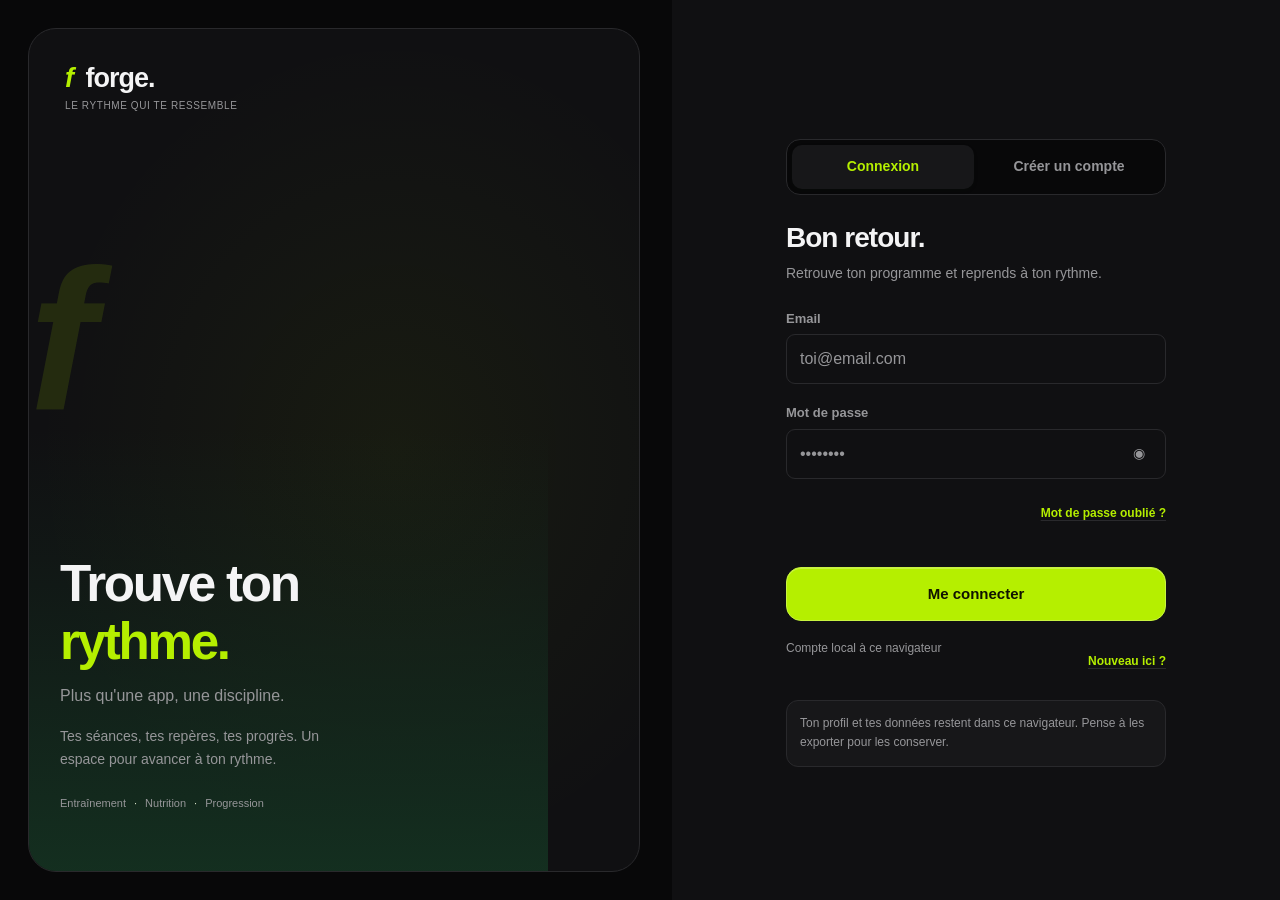
<file: index.html>
<!doctype html>
<html lang="fr" class="dark">
<head>
<meta charset="utf-8">
<meta name="viewport" content="width=device-width,initial-scale=1,viewport-fit=cover">
<meta name="theme-color" content="#f5f3ec">
<meta name="apple-mobile-web-app-capable" content="yes">
<meta name="apple-mobile-web-app-status-bar-style" content="default">
<meta name="description" content="Forge — Plus qu’une app, une discipline. Entraînement, nutrition et progression, à ton rythme.">
<title>Forge — Plus qu’une app, une discipline.</title>
<link rel="icon" type="image/svg+xml" href="assets/icons/favicon.svg">
<link rel="stylesheet" href="css/base.css">
<link rel="stylesheet" href="css/home.css">
<link rel="stylesheet" href="css/library.css">
<link rel="stylesheet" href="css/monochrome.css">
<link rel="stylesheet" href="css/reference.css">
<link rel="stylesheet" href="css/forge-elite.css">
<link rel="stylesheet" href="css/video-forge.css">
<link rel="stylesheet" href="css/home-video.css">
</head>
<body>
<div id="root"></div>
<div id="toast" class="toast" role="status" aria-live="polite"></div>
<div id="modal" class="modal"><div id="modalbox" class="modalbox"></div></div>

<!-- Scripts classiques (pas de modules) : les fonctions restent globales pour les onclick inline.
     L'ordre de chargement est important. -->
<script src="js/core/utils.js"></script>
<script src="js/core/default-db.js"></script>
<script src="js/core/storage.js"></script>
<script src="js/data/avatars.js"></script>
<script src="js/data/catalog.js"></script>
<script src="js/core/auth.js"></script>
<script src="js/core/state.js"></script>
<script src="js/core/ui.js"></script>
<script src="js/core/gamification.js"></script>
<script src="js/core/streak.js"></script>
<script src="js/core/layout.js"></script>
<script src="js/features/setup.js"></script>
<script src="js/features/exercises.js"></script>
<script src="js/features/workouts.js"></script>
<script src="js/features/home.js"></script>
<script src="js/features/nutrition.js"></script>
<script src="js/features/habits.js"></script>
<script src="js/features/goals.js"></script>
<script src="js/features/calendar.js"></script>
<script src="js/features/community.js"></script>
<script src="js/features/progress.js"></script>
<script src="js/features/history.js"></script>
<script src="js/features/profile.js"></script>
<script src="js/features/settings.js"></script>
<script src="js/core/router.js"></script>
<script src="js/features/whey.js"></script>
<script src="js/features/photos.js"></script>
<script src="js/features/reminders.js"></script>
<script src="js/features/screens.js"></script>
<script src="js/features/ai.js"></script>
<script src="js/features/activity.js"></script>
<script src="js/features/video-forge.js"></script>
<script src="js/features/home-video.js"></script>
<script src="js/app.js"></script>
</body>
</html>
</file>
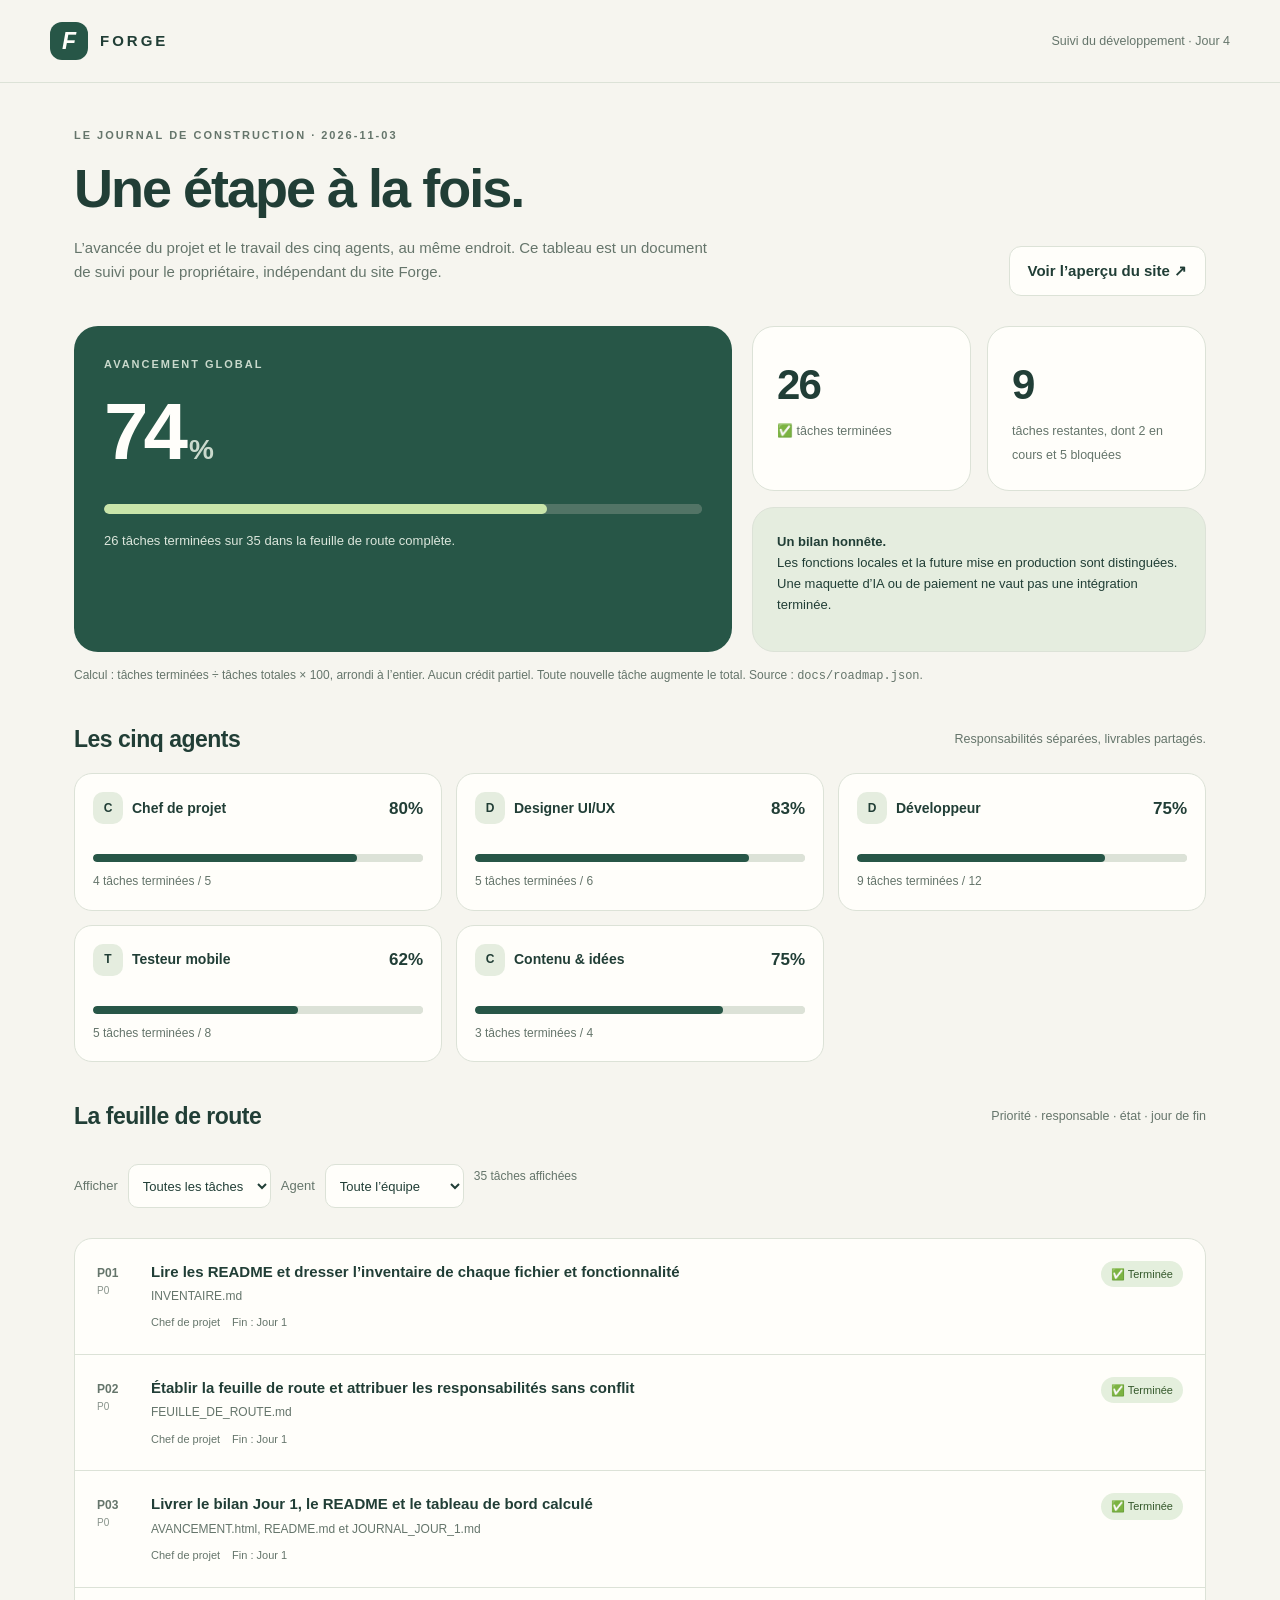
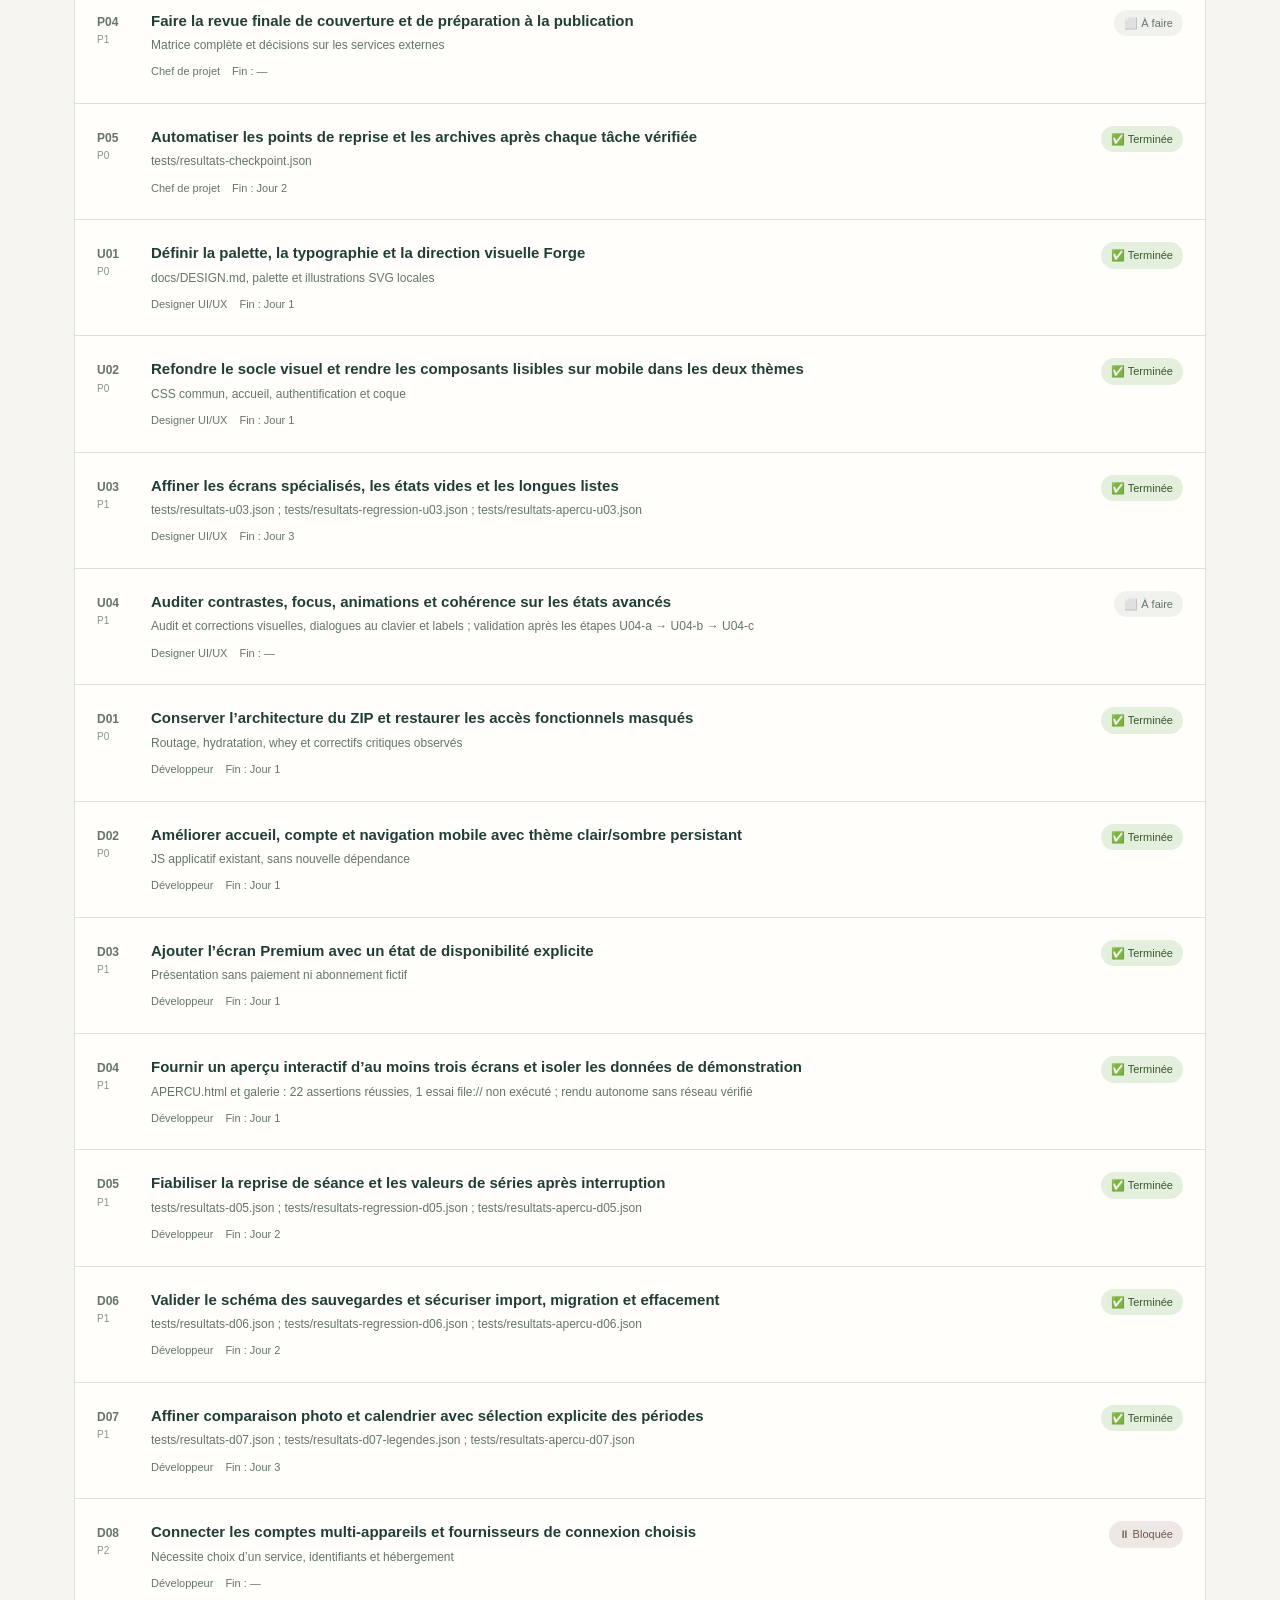
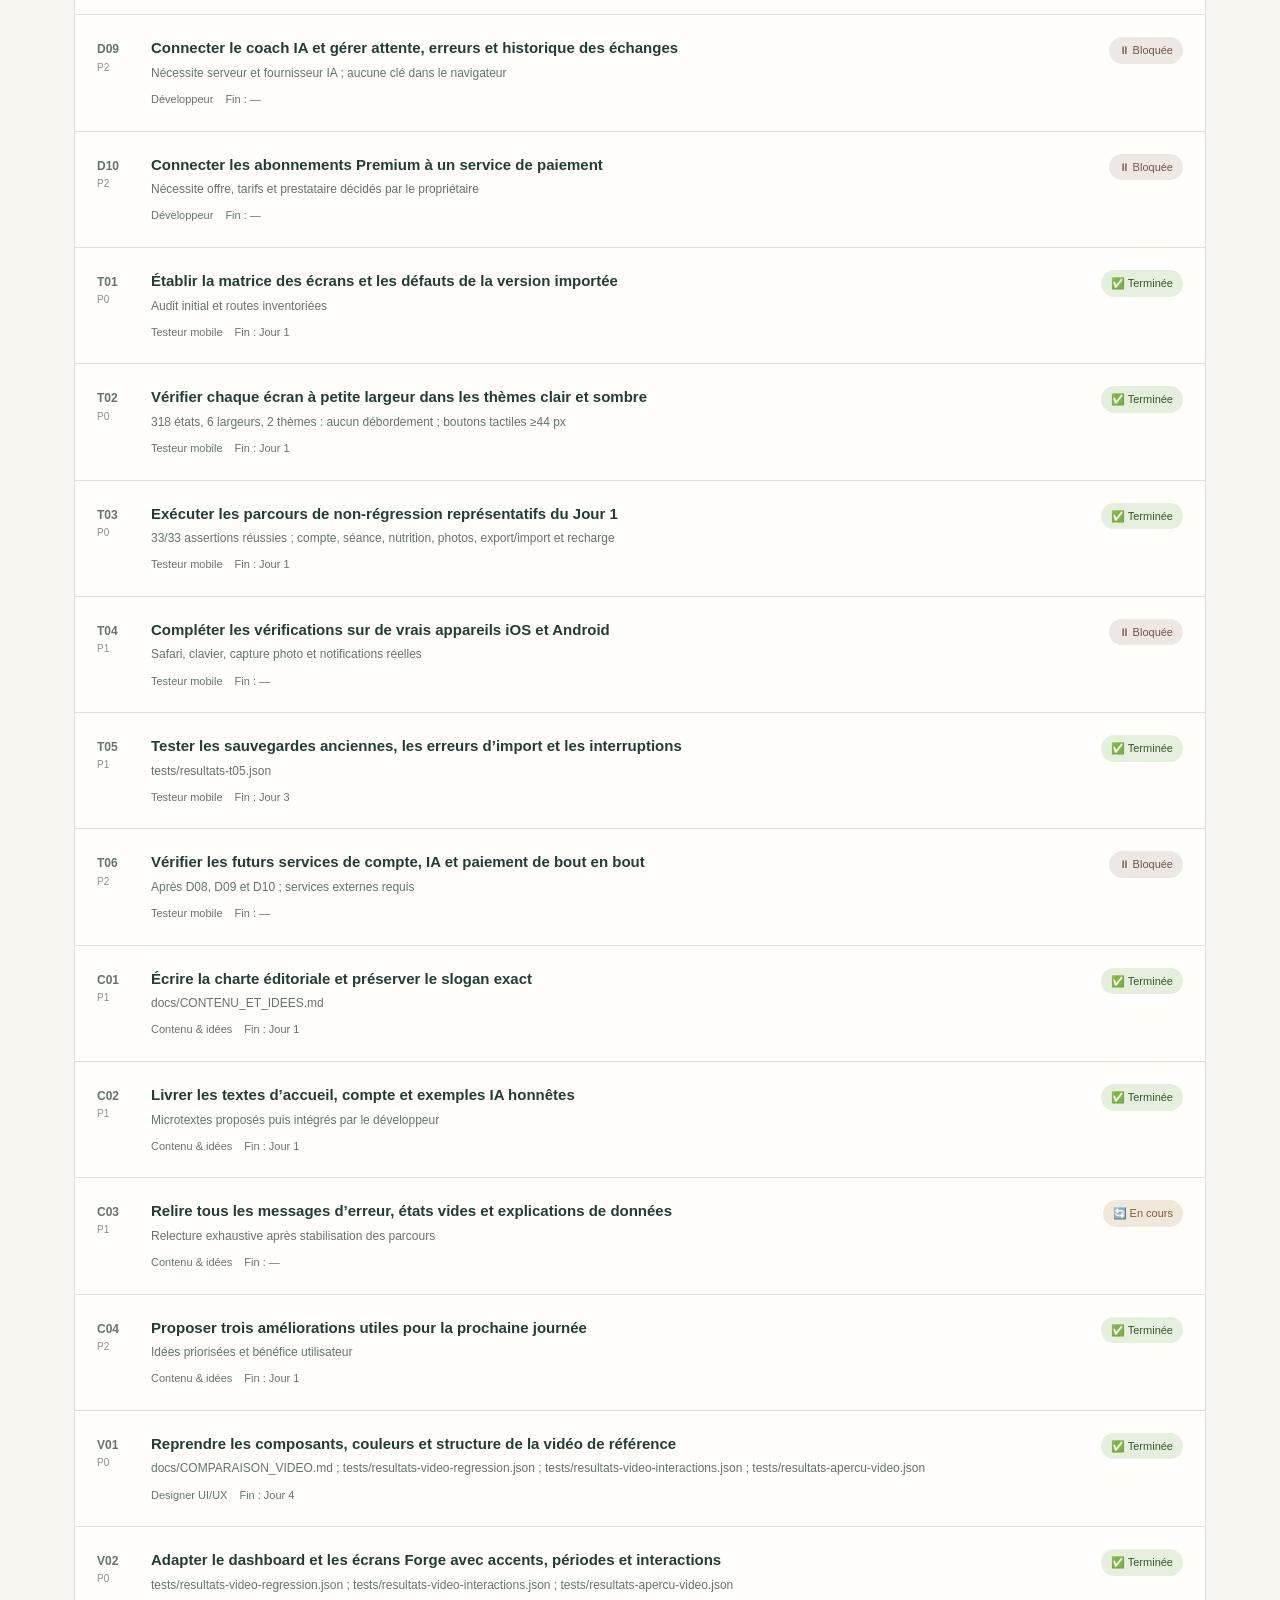
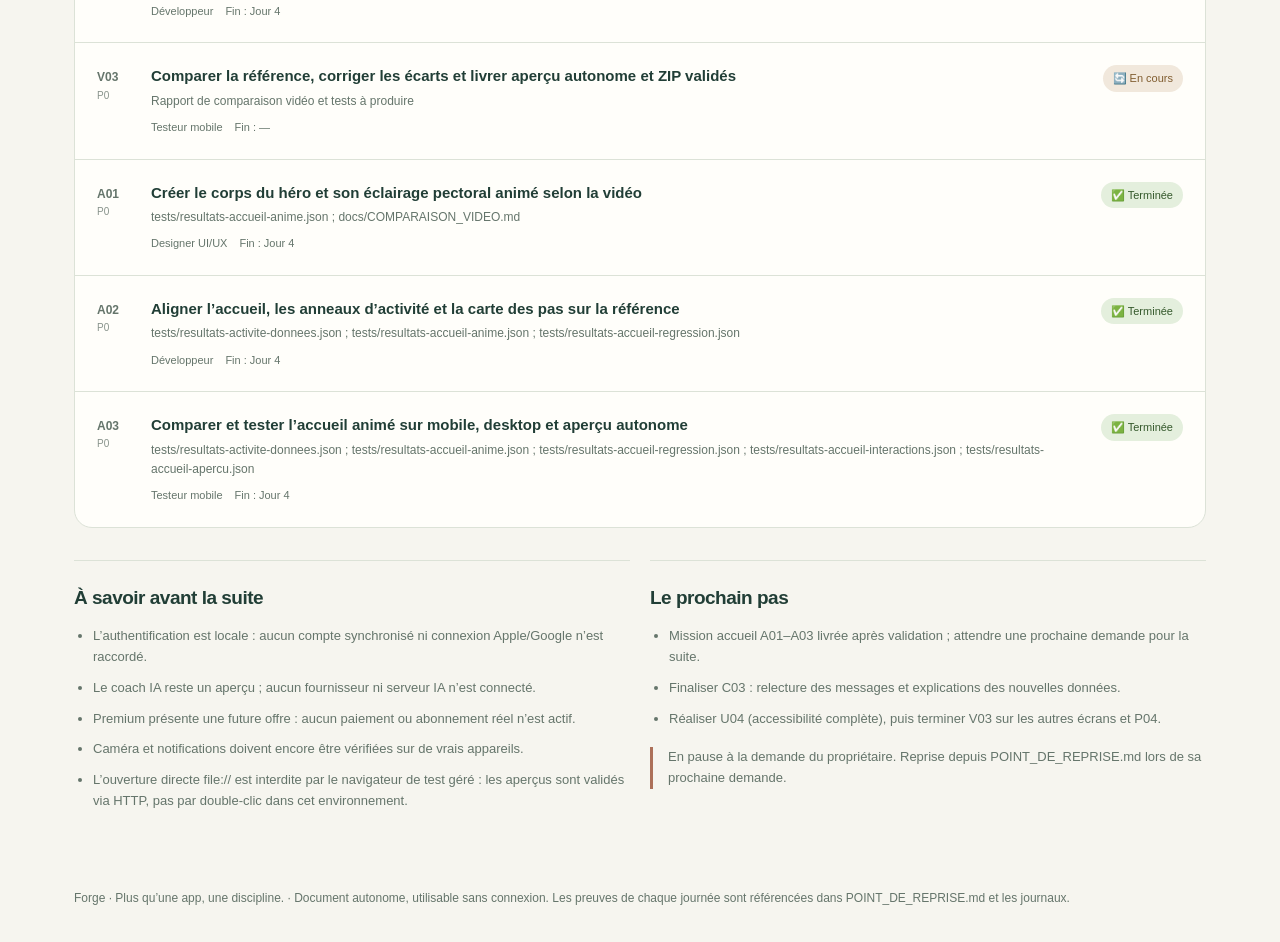
<file: AVANCEMENT.html>
<!doctype html>
<html lang="fr"><head><meta charset="utf-8"><meta name="viewport" content="width=device-width,initial-scale=1"><meta name="color-scheme" content="light"><title>Forge — Avancement du Jour 4</title>
<style>
:root{--bg:#f6f5ef;--paper:#fffefa;--ink:#213e36;--muted:#65756b;--line:#dce2d7;--sage:#e5eddf;--pine:#275647;--accent:#ac7059}*{box-sizing:border-box}body{margin:0;background:var(--bg);color:var(--ink);font:15px/1.6 -apple-system,BlinkMacSystemFont,"Segoe UI",sans-serif}a{color:inherit}button,select{font:inherit}header{border-bottom:1px solid var(--line);padding:22px max(24px,calc((100vw - 1180px)/2));display:flex;gap:20px;justify-content:space-between;align-items:center}.brand{display:flex;align-items:center;gap:12px;text-decoration:none;font-weight:750;letter-spacing:3px}.mark{display:grid;place-items:center;background:var(--pine);color:#fffefa;width:38px;height:38px;border-radius:12px;font-size:23px;font-style:italic;letter-spacing:-5px;padding-right:5px}header small{color:var(--muted)}main{max-width:1180px;margin:auto;padding:44px 24px 64px}.eyebrow{text-transform:uppercase;letter-spacing:2px;font-size:11px;font-weight:700;color:var(--muted)}h1{font-size:clamp(32px,5vw,54px);font-weight:650;letter-spacing:-2px;line-height:1.1;margin:14px 0 18px}h2{font-size:23px;letter-spacing:-.5px;margin:0}p{margin:0 0 12px}.intro{display:flex;justify-content:space-between;align-items:end;gap:24px;margin-bottom:30px}.intro p{max-width:650px;color:var(--muted)}.button{display:inline-flex;align-items:center;justify-content:center;padding:12px 18px;min-height:46px;background:var(--paper);border:1px solid var(--line);border-radius:12px;text-decoration:none;white-space:nowrap;font-weight:600}.button:hover{border-color:var(--pine)}.summary{display:grid;grid-template-columns:1.45fr 1fr;gap:20px}.overall{padding:30px;border-radius:24px;background:var(--pine);color:var(--paper)}.overall .eyebrow{color:#c9d9cc}.overall-num{font-size:80px;line-height:1;letter-spacing:-5px;font-weight:650;margin:18px 0 22px}.overall-num span{font-size:28px;letter-spacing:0;margin-left:6px;color:#c9d9cc}progress{appearance:none;width:100%;height:8px;border:0;border-radius:10px;overflow:hidden;background:var(--line)}progress::-webkit-progress-bar{background:var(--line);border-radius:10px}progress::-webkit-progress-value{background:var(--pine);border-radius:10px}progress::-moz-progress-bar{background:var(--pine);border-radius:10px}.overall progress{height:10px;background:#527466}.overall progress::-webkit-progress-bar{background:#527466}.overall progress::-webkit-progress-value{background:#c9e5aa}.overall progress::-moz-progress-bar{background:#c9e5aa}.overall p{color:#dbe6dc;font-size:13px;margin-top:13px}.stats{display:grid;grid-template-columns:1fr 1fr;gap:16px}.stat{background:var(--paper);border:1px solid var(--line);border-radius:22px;padding:24px}.stat b{display:block;font-size:42px;font-weight:550;letter-spacing:-2px}.stat small{color:var(--muted)}.stat.note{grid-column:1/-1;background:var(--sage);font-size:13px}.formula{color:var(--muted);font-size:12px;margin:14px 0 34px}.section-title{display:flex;justify-content:space-between;gap:15px;align-items:center;margin-bottom:16px}.section-title small{color:var(--muted)}.agents{display:grid;grid-template-columns:repeat(3,1fr);gap:14px;margin-bottom:36px}.agent{border:1px solid var(--line);border-radius:18px;background:var(--paper);padding:18px}.agent-top{display:flex;gap:9px;align-items:center;line-height:1.25;margin-bottom:18px}.agent-top strong{font-size:14px;flex:1}.agent-top>span:last-child{font-size:17px;font-weight:650}.agent-id{background:var(--sage);border-radius:10px;width:30px;height:32px;display:grid;place-items:center;font-size:12px;font-weight:700}.agent small{color:var(--muted);display:block;margin-top:6px;font-size:12px}.filters{display:flex;gap:10px;flex-wrap:wrap;margin:18px 0}.filters label{display:flex;align-items:center;gap:10px;color:var(--muted);font-size:13px}select{background:var(--paper);border:1px solid var(--line);border-radius:10px;color:var(--ink);padding:10px;min-height:44px;max-width:100%}.tasks{list-style:none;margin:0;padding:0;border:1px solid var(--line);border-radius:18px;overflow:hidden;background:var(--paper)}.task{display:flex;align-items:start;gap:18px;padding:22px;border-bottom:1px solid var(--line)}.task:last-child{border-bottom:0}.task[hidden]{display:none}.task-code{flex:0 0 36px;font-size:12px;font-weight:750;padding-top:3px;color:var(--muted)}.task-code small{display:block;font-weight:500;color:#88938b}.task-copy{flex:1;min-width:0}.task h3{font-size:15px;line-height:1.5;margin:0;font-weight:650}.task p{font-size:12px;color:var(--muted);margin:4px 0 8px;overflow-wrap:anywhere}.task-meta{display:flex;flex-wrap:wrap;gap:12px;font-size:11px;color:var(--muted)}.status{font-size:11px;line-height:1.5;white-space:nowrap;padding:5px 10px;border-radius:30px;background:#f1f2ed;color:var(--muted)}.terminee{background:#e4efdd;color:#35592c}.en_cours{background:#f1e8dc;color:#805d30}.bloquee{background:#eee8e5;color:#755448}.bottom{display:grid;grid-template-columns:1fr 1fr;gap:20px;margin-top:32px}.bottom article{border-top:1px solid var(--line);padding-top:22px}.bottom h2{font-size:19px}.bottom ul{padding-left:19px;color:var(--muted);font-size:13px}.bottom li{margin:10px 0}footer{max-width:1180px;margin:auto;padding:0 24px 35px;color:var(--muted);font-size:12px}.focus-note{margin-top:18px;border-left:3px solid var(--accent);padding-left:15px;color:var(--muted);font-size:13px}:focus-visible{outline:3px solid var(--accent);outline-offset:3px}@media(max-width:850px){.agents{grid-template-columns:1fr 1fr}.summary{grid-template-columns:1fr}.intro{align-items:start;flex-direction:column}.overall-num{font-size:65px}}@media(max-width:520px){header{padding:16px 18px}header small{font-size:10px}main{padding:28px 18px 40px}.agents{grid-template-columns:1fr}.bottom{grid-template-columns:1fr}.task{padding:17px 13px;gap:10px;flex-wrap:wrap}.task-copy{flex-basis:calc(100% - 48px)}.status{margin-left:46px}.overall{padding:24px}.stat{padding:18px}.stat b{font-size:35px}.section-title{align-items:start;flex-direction:column}.filters label{flex-wrap:wrap;gap:4px;width:100%}.filters select{width:100%}.intro p{font-size:14px}}
</style></head><body>
<header><a class="brand" href="APERCU.html"><span class="mark" aria-hidden="true">F</span> FORGE</a><small>Suivi du développement · Jour 4</small></header>
<main><section class="intro"><div><div class="eyebrow">Le journal de construction · 2026-11-03</div><h1>Une étape à la fois.</h1><p>L’avancée du projet et le travail des cinq agents, au même endroit. Ce tableau est un document de suivi pour le propriétaire, indépendant du site Forge.</p></div><a class="button" href="APERCU.html">Voir l’aperçu du site ↗</a></section>
<section class="summary" aria-label="Avancement global"><article class="overall"><div class="eyebrow">Avancement global</div><div class="overall-num">74<span>%</span></div><progress value="74" max="100" aria-label="Avancement global : 74 pour cent">74%</progress><p>26 tâches terminées sur 35 dans la feuille de route complète.</p></article><div class="stats"><article class="stat"><b>26</b><small>✅ tâches terminées</small></article><article class="stat"><b>9</b><small>tâches restantes, dont 2 en cours et 5 bloquées</small></article><article class="stat note"><strong>Un bilan honnête.</strong><p>Les fonctions locales et la future mise en production sont distinguées. Une maquette d’IA ou de paiement ne vaut pas une intégration terminée.</p></article></div></section>
<p class="formula">Calcul : tâches terminées ÷ tâches totales × 100, arrondi à l’entier. Aucun crédit partiel. Toute nouvelle tâche augmente le total. Source : <code>docs/roadmap.json</code>.</p>
<section><div class="section-title"><h2>Les cinq agents</h2><small>Responsabilités séparées, livrables partagés.</small></div><div class="agents"><article class="agent"><div class="agent-top"><span class="agent-id">C</span><strong>Chef de projet</strong><span>80%</span></div><progress value="80" max="100" aria-label="Chef de projet : 80 pour cent">80%</progress><small>4 tâches terminées / 5</small></article><article class="agent"><div class="agent-top"><span class="agent-id">D</span><strong>Designer UI/UX</strong><span>83%</span></div><progress value="83" max="100" aria-label="Designer UI/UX : 83 pour cent">83%</progress><small>5 tâches terminées / 6</small></article><article class="agent"><div class="agent-top"><span class="agent-id">D</span><strong>Développeur</strong><span>75%</span></div><progress value="75" max="100" aria-label="Développeur : 75 pour cent">75%</progress><small>9 tâches terminées / 12</small></article><article class="agent"><div class="agent-top"><span class="agent-id">T</span><strong>Testeur mobile</strong><span>62%</span></div><progress value="62" max="100" aria-label="Testeur mobile : 62 pour cent">62%</progress><small>5 tâches terminées / 8</small></article><article class="agent"><div class="agent-top"><span class="agent-id">C</span><strong>Contenu &amp; idées</strong><span>75%</span></div><progress value="75" max="100" aria-label="Contenu &amp; idées : 75 pour cent">75%</progress><small>3 tâches terminées / 4</small></article></div></section>
<section><div class="section-title"><h2>La feuille de route</h2><small>Priorité · responsable · état · jour de fin</small></div><div class="filters"><label>Afficher <select id="status"><option value="all">Toutes les tâches</option><option value="terminee">✅ Terminées</option><option value="en_cours">🔄 En cours</option><option value="a_faire">⬜ À faire</option><option value="bloquee">⏸ Bloquées</option></select></label><label>Agent <select id="agent"><option value="all">Toute l’équipe</option><option value="chef">Chef de projet</option><option value="design">Designer UI/UX</option><option value="dev">Développeur</option><option value="test">Testeur mobile</option><option value="contenu">Contenu &amp; idées</option></select></label><span id="resultCount" class="formula" aria-live="polite">35 tâches affichées</span></div><ul class="tasks"><li class="task" data-status="terminee" data-agent="chef"><div class="task-code">P01<small>P0</small></div><div class="task-copy"><h3>Lire les README et dresser l’inventaire de chaque fichier et fonctionnalité</h3><p>INVENTAIRE.md</p><div class="task-meta"><span>Chef de projet</span><span>Fin : Jour 1</span></div></div><span class="status terminee">✅ Terminée</span></li><li class="task" data-status="terminee" data-agent="chef"><div class="task-code">P02<small>P0</small></div><div class="task-copy"><h3>Établir la feuille de route et attribuer les responsabilités sans conflit</h3><p>FEUILLE_DE_ROUTE.md</p><div class="task-meta"><span>Chef de projet</span><span>Fin : Jour 1</span></div></div><span class="status terminee">✅ Terminée</span></li><li class="task" data-status="terminee" data-agent="chef"><div class="task-code">P03<small>P0</small></div><div class="task-copy"><h3>Livrer le bilan Jour 1, le README et le tableau de bord calculé</h3><p>AVANCEMENT.html, README.md et JOURNAL_JOUR_1.md</p><div class="task-meta"><span>Chef de projet</span><span>Fin : Jour 1</span></div></div><span class="status terminee">✅ Terminée</span></li><li class="task" data-status="a_faire" data-agent="chef"><div class="task-code">P04<small>P1</small></div><div class="task-copy"><h3>Faire la revue finale de couverture et de préparation à la publication</h3><p>Matrice complète et décisions sur les services externes</p><div class="task-meta"><span>Chef de projet</span><span>Fin : —</span></div></div><span class="status a_faire">⬜ À faire</span></li><li class="task" data-status="terminee" data-agent="chef"><div class="task-code">P05<small>P0</small></div><div class="task-copy"><h3>Automatiser les points de reprise et les archives après chaque tâche vérifiée</h3><p>tests/resultats-checkpoint.json</p><div class="task-meta"><span>Chef de projet</span><span>Fin : Jour 2</span></div></div><span class="status terminee">✅ Terminée</span></li><li class="task" data-status="terminee" data-agent="design"><div class="task-code">U01<small>P0</small></div><div class="task-copy"><h3>Définir la palette, la typographie et la direction visuelle Forge</h3><p>docs/DESIGN.md, palette et illustrations SVG locales</p><div class="task-meta"><span>Designer UI/UX</span><span>Fin : Jour 1</span></div></div><span class="status terminee">✅ Terminée</span></li><li class="task" data-status="terminee" data-agent="design"><div class="task-code">U02<small>P0</small></div><div class="task-copy"><h3>Refondre le socle visuel et rendre les composants lisibles sur mobile dans les deux thèmes</h3><p>CSS commun, accueil, authentification et coque</p><div class="task-meta"><span>Designer UI/UX</span><span>Fin : Jour 1</span></div></div><span class="status terminee">✅ Terminée</span></li><li class="task" data-status="terminee" data-agent="design"><div class="task-code">U03<small>P1</small></div><div class="task-copy"><h3>Affiner les écrans spécialisés, les états vides et les longues listes</h3><p>tests/resultats-u03.json ; tests/resultats-regression-u03.json ; tests/resultats-apercu-u03.json</p><div class="task-meta"><span>Designer UI/UX</span><span>Fin : Jour 3</span></div></div><span class="status terminee">✅ Terminée</span></li><li class="task" data-status="a_faire" data-agent="design"><div class="task-code">U04<small>P1</small></div><div class="task-copy"><h3>Auditer contrastes, focus, animations et cohérence sur les états avancés</h3><p>Audit et corrections visuelles, dialogues au clavier et labels ; validation après les étapes U04-a → U04-b → U04-c</p><div class="task-meta"><span>Designer UI/UX</span><span>Fin : —</span></div></div><span class="status a_faire">⬜ À faire</span></li><li class="task" data-status="terminee" data-agent="dev"><div class="task-code">D01<small>P0</small></div><div class="task-copy"><h3>Conserver l’architecture du ZIP et restaurer les accès fonctionnels masqués</h3><p>Routage, hydratation, whey et correctifs critiques observés</p><div class="task-meta"><span>Développeur</span><span>Fin : Jour 1</span></div></div><span class="status terminee">✅ Terminée</span></li><li class="task" data-status="terminee" data-agent="dev"><div class="task-code">D02<small>P0</small></div><div class="task-copy"><h3>Améliorer accueil, compte et navigation mobile avec thème clair/sombre persistant</h3><p>JS applicatif existant, sans nouvelle dépendance</p><div class="task-meta"><span>Développeur</span><span>Fin : Jour 1</span></div></div><span class="status terminee">✅ Terminée</span></li><li class="task" data-status="terminee" data-agent="dev"><div class="task-code">D03<small>P1</small></div><div class="task-copy"><h3>Ajouter l’écran Premium avec un état de disponibilité explicite</h3><p>Présentation sans paiement ni abonnement fictif</p><div class="task-meta"><span>Développeur</span><span>Fin : Jour 1</span></div></div><span class="status terminee">✅ Terminée</span></li><li class="task" data-status="terminee" data-agent="dev"><div class="task-code">D04<small>P1</small></div><div class="task-copy"><h3>Fournir un aperçu interactif d’au moins trois écrans et isoler les données de démonstration</h3><p>APERCU.html et galerie : 22 assertions réussies, 1 essai file:// non exécuté ; rendu autonome sans réseau vérifié</p><div class="task-meta"><span>Développeur</span><span>Fin : Jour 1</span></div></div><span class="status terminee">✅ Terminée</span></li><li class="task" data-status="terminee" data-agent="dev"><div class="task-code">D05<small>P1</small></div><div class="task-copy"><h3>Fiabiliser la reprise de séance et les valeurs de séries après interruption</h3><p>tests/resultats-d05.json ; tests/resultats-regression-d05.json ; tests/resultats-apercu-d05.json</p><div class="task-meta"><span>Développeur</span><span>Fin : Jour 2</span></div></div><span class="status terminee">✅ Terminée</span></li><li class="task" data-status="terminee" data-agent="dev"><div class="task-code">D06<small>P1</small></div><div class="task-copy"><h3>Valider le schéma des sauvegardes et sécuriser import, migration et effacement</h3><p>tests/resultats-d06.json ; tests/resultats-regression-d06.json ; tests/resultats-apercu-d06.json</p><div class="task-meta"><span>Développeur</span><span>Fin : Jour 2</span></div></div><span class="status terminee">✅ Terminée</span></li><li class="task" data-status="terminee" data-agent="dev"><div class="task-code">D07<small>P1</small></div><div class="task-copy"><h3>Affiner comparaison photo et calendrier avec sélection explicite des périodes</h3><p>tests/resultats-d07.json ; tests/resultats-d07-legendes.json ; tests/resultats-apercu-d07.json</p><div class="task-meta"><span>Développeur</span><span>Fin : Jour 3</span></div></div><span class="status terminee">✅ Terminée</span></li><li class="task" data-status="bloquee" data-agent="dev"><div class="task-code">D08<small>P2</small></div><div class="task-copy"><h3>Connecter les comptes multi-appareils et fournisseurs de connexion choisis</h3><p>Nécessite choix d’un service, identifiants et hébergement</p><div class="task-meta"><span>Développeur</span><span>Fin : —</span></div></div><span class="status bloquee">⏸ Bloquée</span></li><li class="task" data-status="bloquee" data-agent="dev"><div class="task-code">D09<small>P2</small></div><div class="task-copy"><h3>Connecter le coach IA et gérer attente, erreurs et historique des échanges</h3><p>Nécessite serveur et fournisseur IA ; aucune clé dans le navigateur</p><div class="task-meta"><span>Développeur</span><span>Fin : —</span></div></div><span class="status bloquee">⏸ Bloquée</span></li><li class="task" data-status="bloquee" data-agent="dev"><div class="task-code">D10<small>P2</small></div><div class="task-copy"><h3>Connecter les abonnements Premium à un service de paiement</h3><p>Nécessite offre, tarifs et prestataire décidés par le propriétaire</p><div class="task-meta"><span>Développeur</span><span>Fin : —</span></div></div><span class="status bloquee">⏸ Bloquée</span></li><li class="task" data-status="terminee" data-agent="test"><div class="task-code">T01<small>P0</small></div><div class="task-copy"><h3>Établir la matrice des écrans et les défauts de la version importée</h3><p>Audit initial et routes inventoriées</p><div class="task-meta"><span>Testeur mobile</span><span>Fin : Jour 1</span></div></div><span class="status terminee">✅ Terminée</span></li><li class="task" data-status="terminee" data-agent="test"><div class="task-code">T02<small>P0</small></div><div class="task-copy"><h3>Vérifier chaque écran à petite largeur dans les thèmes clair et sombre</h3><p>318 états, 6 largeurs, 2 thèmes : aucun débordement ; boutons tactiles ≥44 px</p><div class="task-meta"><span>Testeur mobile</span><span>Fin : Jour 1</span></div></div><span class="status terminee">✅ Terminée</span></li><li class="task" data-status="terminee" data-agent="test"><div class="task-code">T03<small>P0</small></div><div class="task-copy"><h3>Exécuter les parcours de non-régression représentatifs du Jour 1</h3><p>33/33 assertions réussies ; compte, séance, nutrition, photos, export/import et recharge</p><div class="task-meta"><span>Testeur mobile</span><span>Fin : Jour 1</span></div></div><span class="status terminee">✅ Terminée</span></li><li class="task" data-status="bloquee" data-agent="test"><div class="task-code">T04<small>P1</small></div><div class="task-copy"><h3>Compléter les vérifications sur de vrais appareils iOS et Android</h3><p>Safari, clavier, capture photo et notifications réelles</p><div class="task-meta"><span>Testeur mobile</span><span>Fin : —</span></div></div><span class="status bloquee">⏸ Bloquée</span></li><li class="task" data-status="terminee" data-agent="test"><div class="task-code">T05<small>P1</small></div><div class="task-copy"><h3>Tester les sauvegardes anciennes, les erreurs d’import et les interruptions</h3><p>tests/resultats-t05.json</p><div class="task-meta"><span>Testeur mobile</span><span>Fin : Jour 3</span></div></div><span class="status terminee">✅ Terminée</span></li><li class="task" data-status="bloquee" data-agent="test"><div class="task-code">T06<small>P2</small></div><div class="task-copy"><h3>Vérifier les futurs services de compte, IA et paiement de bout en bout</h3><p>Après D08, D09 et D10 ; services externes requis</p><div class="task-meta"><span>Testeur mobile</span><span>Fin : —</span></div></div><span class="status bloquee">⏸ Bloquée</span></li><li class="task" data-status="terminee" data-agent="contenu"><div class="task-code">C01<small>P1</small></div><div class="task-copy"><h3>Écrire la charte éditoriale et préserver le slogan exact</h3><p>docs/CONTENU_ET_IDEES.md</p><div class="task-meta"><span>Contenu &amp; idées</span><span>Fin : Jour 1</span></div></div><span class="status terminee">✅ Terminée</span></li><li class="task" data-status="terminee" data-agent="contenu"><div class="task-code">C02<small>P1</small></div><div class="task-copy"><h3>Livrer les textes d’accueil, compte et exemples IA honnêtes</h3><p>Microtextes proposés puis intégrés par le développeur</p><div class="task-meta"><span>Contenu &amp; idées</span><span>Fin : Jour 1</span></div></div><span class="status terminee">✅ Terminée</span></li><li class="task" data-status="en_cours" data-agent="contenu"><div class="task-code">C03<small>P1</small></div><div class="task-copy"><h3>Relire tous les messages d’erreur, états vides et explications de données</h3><p>Relecture exhaustive après stabilisation des parcours</p><div class="task-meta"><span>Contenu &amp; idées</span><span>Fin : —</span></div></div><span class="status en_cours">🔄 En cours</span></li><li class="task" data-status="terminee" data-agent="contenu"><div class="task-code">C04<small>P2</small></div><div class="task-copy"><h3>Proposer trois améliorations utiles pour la prochaine journée</h3><p>Idées priorisées et bénéfice utilisateur</p><div class="task-meta"><span>Contenu &amp; idées</span><span>Fin : Jour 1</span></div></div><span class="status terminee">✅ Terminée</span></li><li class="task" data-status="terminee" data-agent="design"><div class="task-code">V01<small>P0</small></div><div class="task-copy"><h3>Reprendre les composants, couleurs et structure de la vidéo de référence</h3><p>docs/COMPARAISON_VIDEO.md ; tests/resultats-video-regression.json ; tests/resultats-video-interactions.json ; tests/resultats-apercu-video.json</p><div class="task-meta"><span>Designer UI/UX</span><span>Fin : Jour 4</span></div></div><span class="status terminee">✅ Terminée</span></li><li class="task" data-status="terminee" data-agent="dev"><div class="task-code">V02<small>P0</small></div><div class="task-copy"><h3>Adapter le dashboard et les écrans Forge avec accents, périodes et interactions</h3><p>tests/resultats-video-regression.json ; tests/resultats-video-interactions.json ; tests/resultats-apercu-video.json</p><div class="task-meta"><span>Développeur</span><span>Fin : Jour 4</span></div></div><span class="status terminee">✅ Terminée</span></li><li class="task" data-status="en_cours" data-agent="test"><div class="task-code">V03<small>P0</small></div><div class="task-copy"><h3>Comparer la référence, corriger les écarts et livrer aperçu autonome et ZIP validés</h3><p>Rapport de comparaison vidéo et tests à produire</p><div class="task-meta"><span>Testeur mobile</span><span>Fin : —</span></div></div><span class="status en_cours">🔄 En cours</span></li><li class="task" data-status="terminee" data-agent="design"><div class="task-code">A01<small>P0</small></div><div class="task-copy"><h3>Créer le corps du héro et son éclairage pectoral animé selon la vidéo</h3><p>tests/resultats-accueil-anime.json ; docs/COMPARAISON_VIDEO.md</p><div class="task-meta"><span>Designer UI/UX</span><span>Fin : Jour 4</span></div></div><span class="status terminee">✅ Terminée</span></li><li class="task" data-status="terminee" data-agent="dev"><div class="task-code">A02<small>P0</small></div><div class="task-copy"><h3>Aligner l’accueil, les anneaux d’activité et la carte des pas sur la référence</h3><p>tests/resultats-activite-donnees.json ; tests/resultats-accueil-anime.json ; tests/resultats-accueil-regression.json</p><div class="task-meta"><span>Développeur</span><span>Fin : Jour 4</span></div></div><span class="status terminee">✅ Terminée</span></li><li class="task" data-status="terminee" data-agent="test"><div class="task-code">A03<small>P0</small></div><div class="task-copy"><h3>Comparer et tester l’accueil animé sur mobile, desktop et aperçu autonome</h3><p>tests/resultats-activite-donnees.json ; tests/resultats-accueil-anime.json ; tests/resultats-accueil-regression.json ; tests/resultats-accueil-interactions.json ; tests/resultats-accueil-apercu.json</p><div class="task-meta"><span>Testeur mobile</span><span>Fin : Jour 4</span></div></div><span class="status terminee">✅ Terminée</span></li></ul></section>
<section class="bottom"><article><h2>À savoir avant la suite</h2><ul><li>L’authentification est locale : aucun compte synchronisé ni connexion Apple/Google n’est raccordé.</li><li>Le coach IA reste un aperçu ; aucun fournisseur ni serveur IA n’est connecté.</li><li>Premium présente une future offre : aucun paiement ou abonnement réel n’est actif.</li><li>Caméra et notifications doivent encore être vérifiées sur de vrais appareils.</li><li>L’ouverture directe file:// est interdite par le navigateur de test géré : les aperçus sont validés via HTTP, pas par double-clic dans cet environnement.</li></ul></article><article><h2>Le prochain pas</h2><ul><li>Mission accueil A01–A03 livrée après validation ; attendre une prochaine demande pour la suite.</li><li>Finaliser C03 : relecture des messages et explications des nouvelles données.</li><li>Réaliser U04 (accessibilité complète), puis terminer V03 sur les autres écrans et P04.</li></ul><p class="focus-note">En pause à la demande du propriétaire. Reprise depuis POINT_DE_REPRISE.md lors de sa prochaine demande.</p></article></section>
</main><footer>Forge · Plus qu’une app, une discipline. · Document autonome, utilisable sans connexion. Les preuves de chaque journée sont référencées dans POINT_DE_REPRISE.md et les journaux.</footer>
<script>(()=>{const status=document.querySelector('#status'),agent=document.querySelector('#agent'),rows=[...document.querySelectorAll('.task')];function filter(){let count=0;for(const row of rows){const show=(status.value==='all'||row.dataset.status===status.value)&&(agent.value==='all'||row.dataset.agent===agent.value);row.hidden=!show;if(show)count++;}document.querySelector('#resultCount').textContent=count+' tâche'+(count>1?'s':'')+' affichée'+(count>1?'s':'');}status.addEventListener('change',filter);agent.addEventListener('change',filter)})();</script></body></html>
</file>
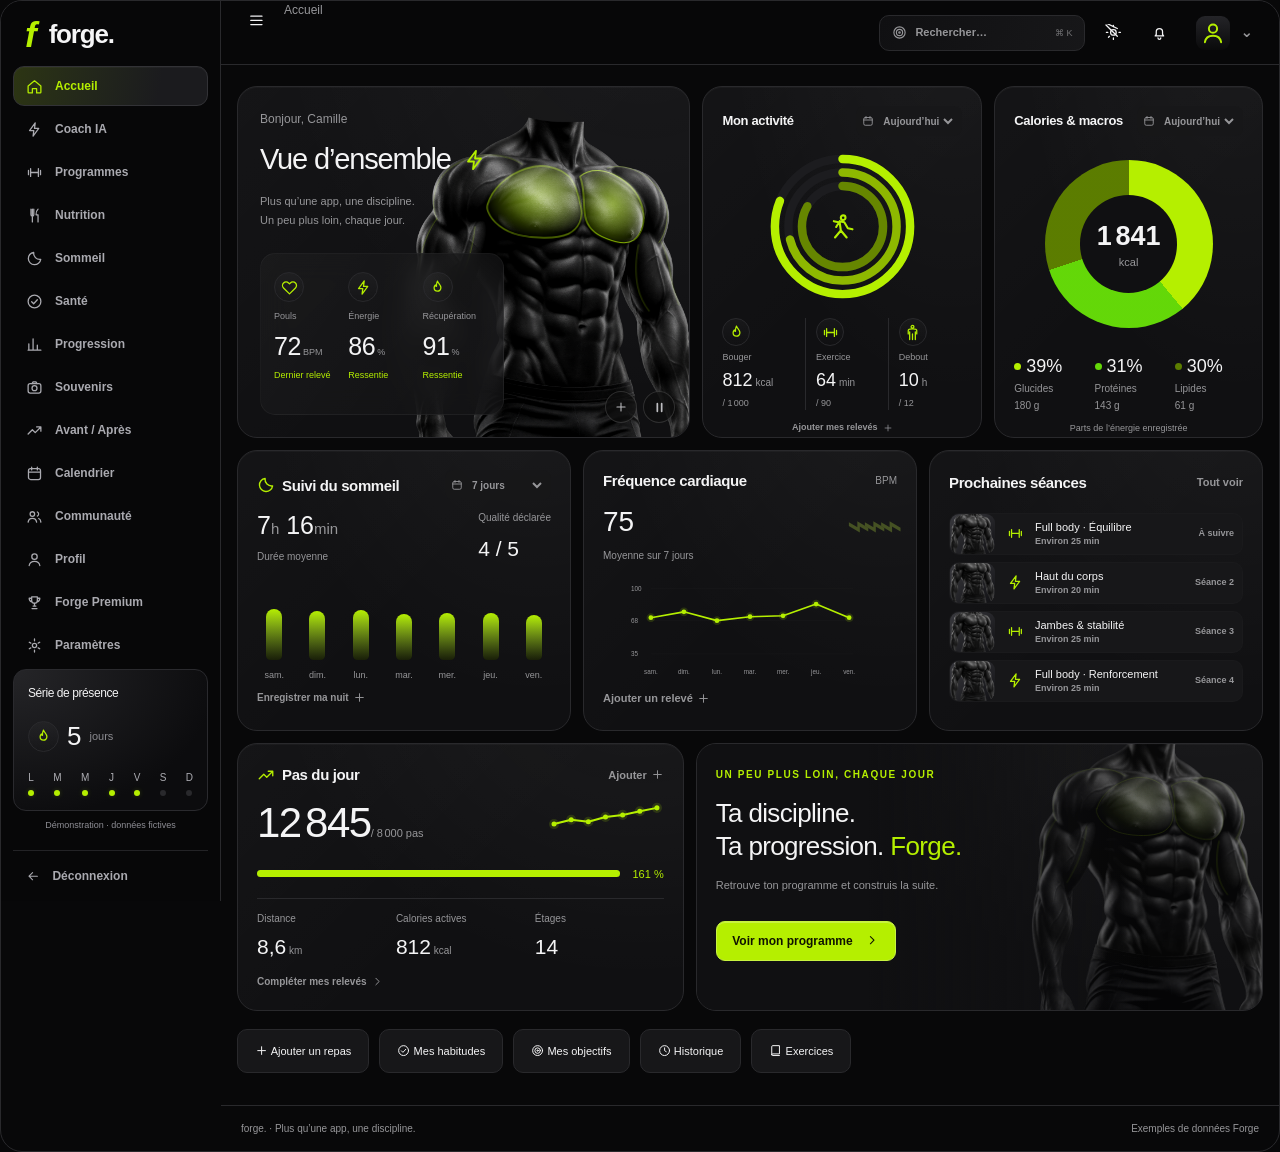
<file: preview/demo.html>
<!doctype html>
<html lang="fr" class="dark">
<head>
<base href="../">
<meta charset="utf-8">
<meta name="viewport" content="width=device-width,initial-scale=1,viewport-fit=cover">
<meta name="theme-color" content="#f5f3ec">
<meta name="apple-mobile-web-app-capable" content="yes">
<meta name="apple-mobile-web-app-status-bar-style" content="default">
<meta name="description" content="Forge — Plus qu’une app, une discipline. Entraînement, nutrition et progression, à ton rythme.">
<title>Forge · Démonstration isolée</title>
<link rel="icon" type="image/svg+xml" href="assets/icons/favicon.svg">
<link rel="stylesheet" href="css/base.css">
<link rel="stylesheet" href="css/home.css">
<link rel="stylesheet" href="css/library.css">
<link rel="stylesheet" href="css/monochrome.css">
<link rel="stylesheet" href="css/reference.css">
<link rel="stylesheet" href="css/forge-elite.css">
<link rel="stylesheet" href="css/video-forge.css">
<link rel="stylesheet" href="css/home-video.css">
</head>
<body>
<div id="root"></div>
<div id="toast" class="toast" role="status" aria-live="polite"></div>
<div id="modal" class="modal"><div id="modalbox" class="modalbox"></div></div>

<!-- Scripts classiques (pas de modules) : les fonctions restent globales pour les onclick inline.
     L'ordre de chargement est important. -->
<script src="preview/demo-store.js"></script>
<script src="js/core/utils.js"></script>
<script src="js/core/default-db.js"></script>
<script src="js/core/storage.js"></script>
<script src="js/data/avatars.js"></script>
<script src="js/data/catalog.js"></script>
<script src="js/core/auth.js"></script>
<script src="js/core/state.js"></script>
<script src="js/core/ui.js"></script>
<script src="js/core/gamification.js"></script>
<script src="js/core/streak.js"></script>
<script src="js/core/layout.js"></script>
<script src="js/features/setup.js"></script>
<script src="js/features/exercises.js"></script>
<script src="js/features/workouts.js"></script>
<script src="js/features/home.js"></script>
<script src="js/features/nutrition.js"></script>
<script src="js/features/habits.js"></script>
<script src="js/features/goals.js"></script>
<script src="js/features/calendar.js"></script>
<script src="js/features/community.js"></script>
<script src="js/features/progress.js"></script>
<script src="js/features/history.js"></script>
<script src="js/features/profile.js"></script>
<script src="js/features/settings.js"></script>
<script src="js/core/router.js"></script>
<script src="js/features/whey.js"></script>
<script src="js/features/photos.js"></script>
<script src="js/features/reminders.js"></script>
<script src="js/features/screens.js"></script>
<script src="js/features/ai.js"></script>
<script src="preview/demo-data.js"></script>
<script src="js/features/activity.js"></script>
<script src="js/features/video-forge.js"></script>
<script src="js/features/home-video.js"></script>
<script src="js/app.js"></script>
</body>
</html>
</file>
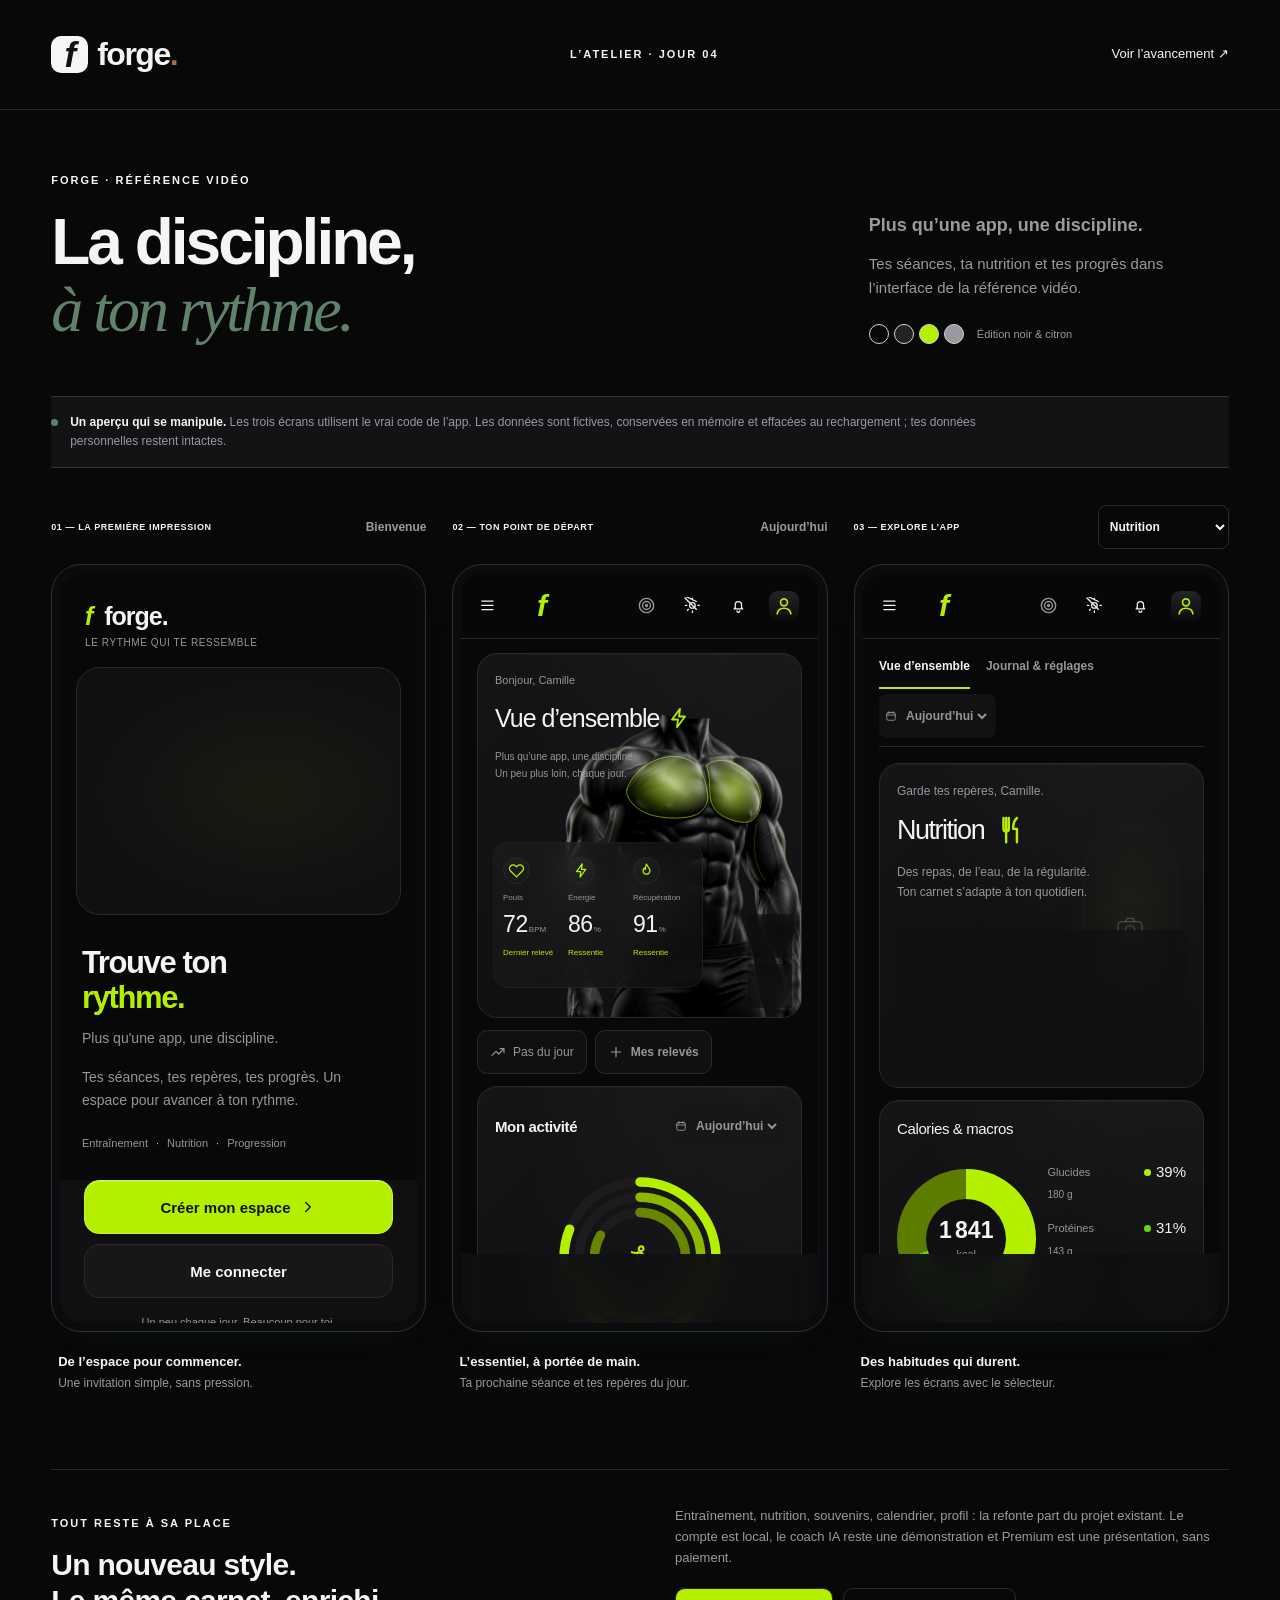
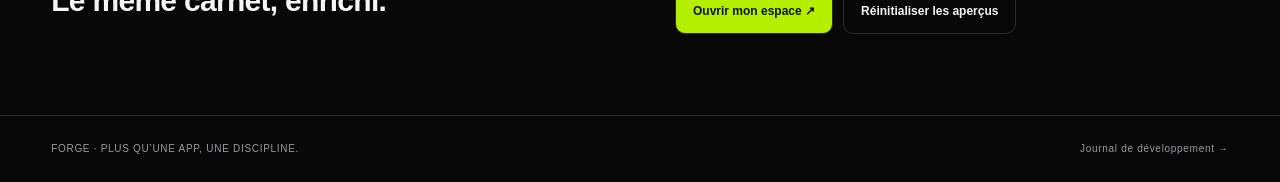
<file: preview/phone.html>
<!doctype html>
<html lang="fr">
<head>
<meta charset="utf-8"><meta name="viewport" content="width=device-width,initial-scale=1"><meta name="theme-color" content="#f5f3ec">
<title>Forge · L’atelier du Jour 4</title><link rel="icon" href="../assets/icons/favicon.svg" type="image/svg+xml"><link rel="stylesheet" href="phone.css">
</head>
<body>
<header class="atelier-head"><a class="wordmark" href="../index.html"><span class="brand-icon">f</span> forge<span class="wordmark-dot">.</span></a><span class="edition">L’ATELIER · JOUR 04</span><a class="text-link" href="../AVANCEMENT.html">Voir l’avancement ↗</a></header>
<main>
<section class="intro"><div><div class="eyebrow">FORGE · RÉFÉRENCE VIDÉO</div><h1>La discipline,<br><em>à ton rythme.</em></h1></div><div class="intro-aside"><p>Plus qu’une app, une discipline.</p><p class="quiet">Tes séances, ta nutrition et tes progrès dans l’interface de la référence vidéo.</p><div class="palette" aria-label="Palette : noir, verre sombre, citron, gris"><i></i><i></i><i></i><i></i><span>Édition noir & citron</span></div></div></section>
<div class="demo-note"><span class="live-dot" aria-hidden="true"></span><p><strong>Un aperçu qui se manipule.</strong> Les trois écrans utilisent le vrai code de l’app. Les données sont fictives, conservées en mémoire et effacées au rechargement ; tes données personnelles restent intactes.</p></div>
<section class="showcase" aria-label="Trois aperçus interactifs de Forge">
<article class="screen-card"><div class="screen-label"><span>01 — LA PREMIÈRE IMPRESSION</span><span class="screen-number">Bienvenue</span></div><div class="device"><iframe src="demo.html?screen=welcome" title="Aperçu interactif : bienvenue et inscription"></iframe></div><p class="caption">De l’espace pour commencer.<br><span>Une invitation simple, sans pression.</span></p></article>
<article class="screen-card"><div class="screen-label"><span>02 — TON POINT DE DÉPART</span><span class="screen-number">Aujourd’hui</span></div><div class="device"><iframe src="demo.html?screen=home" title="Aperçu interactif : accueil personnalisé"></iframe></div><p class="caption">L’essentiel, à portée de main.<br><span>Ta prochaine séance et tes repères du jour.</span></p></article>
<article class="screen-card"><div class="screen-label"><label for="third-screen">03 — EXPLORE L’APP</label><select id="third-screen" aria-label="Écran du troisième aperçu"><option value="nutrition">Nutrition</option><option value="program">Programmes</option><option value="progress">Progression</option><option value="memories">Souvenirs</option><option value="beforeafter">Avant / Après</option><option value="coach">Coach IA · démo</option><option value="calendar">Calendrier</option><option value="profile">Profil</option></select></div><div class="device"><iframe id="explore-frame" src="demo.html?screen=nutrition" title="Aperçu interactif : nutrition et autres écrans"></iframe></div><p class="caption">Des habitudes qui durent.<br><span>Explore les écrans avec le sélecteur.</span></p></article>
</section>
<section class="atelier-bottom"><div><span class="eyebrow">TOUT RESTE À SA PLACE</span><h2>Un nouveau style.<br>Le même carnet, enrichi.</h2></div><div><p>Entraînement, nutrition, souvenirs, calendrier, profil : la refonte part du projet existant. Le compte est local, le coach IA reste une démonstration et Premium est une présentation, sans paiement.</p><div class="actions"><a class="button" href="../index.html">Ouvrir mon espace ↗</a><button id="reset-demos" type="button">Réinitialiser les aperçus</button></div></div></section>
</main>
<footer><span>FORGE · PLUS QU’UNE APP, UNE DISCIPLINE.</span><a href="../AVANCEMENT.html">Journal de développement →</a></footer><script src="phone.js"></script>
</body></html>
</file>
<file: css/base.css>
/* FORGE — Variables, reset et composants de base */
:root{
  --bg:#050607;--bg2:#090b0d;--panel:#0d0f11;--panel2:#14171a;--line:#24282d;
  --text:#f7f8f8;--muted:#8b9198;--accent:#f4f5f5;--accent2:#6ee7a0;--blue:#5b8cff;
  --warn:#ffc857;--danger:#ff6262;--shadow:0 18px 60px rgba(0,0,0,.28);
  --r:18px;--r2:12px;font-synthesis:none;
}
:root.light{--bg:#f4f6f8;--bg2:#fff;--panel:#fff;--panel2:#eef1f5;--line:#dce2e9;--text:#14171d;--muted:#697386;--shadow:0 12px 35px rgba(15,23,42,.08)}
*{box-sizing:border-box}
html{scroll-behavior:smooth}
body{margin:0;background:var(--bg);color:var(--text);font:15px/1.45 Inter,ui-sans-serif,system-ui,-apple-system,Segoe UI,sans-serif}
button,input,select,textarea{font:inherit}
button{cursor:pointer}
.app{min-height:100vh}
.top{position:sticky;top:0;z-index:20;display:flex;align-items:center;justify-content:space-between;padding:14px 20px;border-bottom:1px solid var(--line);background:color-mix(in srgb,var(--bg) 88%,transparent);backdrop-filter:blur(18px)}
.logo{font-weight:950;letter-spacing:.18em;font-size:20px}.logo span{color:var(--text)}
.top-actions{display:flex;gap:8px}
.icon{width:40px;height:40px;border:1px solid var(--line);border-radius:12px;background:var(--panel);color:var(--text)}
.shell{display:grid;grid-template-columns:230px minmax(0,1fr);min-height:calc(100vh - 69px)}
.side{border-right:1px solid var(--line);padding:18px;position:sticky;top:69px;height:calc(100vh - 69px);background:color-mix(in srgb,var(--bg) 94%,transparent)}
.nav{display:grid;gap:7px}.nav button{border:0;background:transparent;color:var(--muted);padding:12px 13px;border-radius:12px;text-align:left;font-weight:700}.nav button.active,.nav button:hover{background:var(--panel2);color:var(--text)}.nav button.active{box-shadow:inset 3px 0 var(--accent)}
.main{max-width:1250px;width:100%;padding:28px 28px 100px;margin:auto}
.mobile-nav{display:none}
h1{font-size:30px;line-height:1.1;margin:0 0 6px;font-weight:900;letter-spacing:-.03em}h2{font-size:21px;margin:0 0 12px}h3{font-size:16px;margin:0 0 5px}.sub{color:var(--muted)}.eyebrow{color:var(--accent);font-size:12px;font-weight:900;text-transform:uppercase;letter-spacing:.14em}
.grid{display:grid;gap:14px}.g2{grid-template-columns:repeat(2,minmax(0,1fr))}.g3{grid-template-columns:repeat(3,minmax(0,1fr))}.g4{grid-template-columns:repeat(4,minmax(0,1fr))}
.card{background:linear-gradient(145deg,var(--panel),color-mix(in srgb,var(--panel) 80%,var(--bg2)));border:1px solid var(--line);border-radius:var(--r);padding:18px;box-shadow:var(--shadow)}
.hero{padding:25px;background:linear-gradient(135deg,rgba(255,91,50,.16),rgba(91,140,255,.08) 60%,var(--panel));}
.row{display:flex;align-items:center;justify-content:space-between;gap:12px}.wrap{flex-wrap:wrap}.gap{gap:8px}
.btn{border:0;border-radius:12px;padding:11px 14px;font-weight:800;color:var(--text);background:var(--panel2);border:1px solid var(--line)}.btn:hover{filter:brightness(1.08)}.primary{background:#f5f6f6;border-color:#f5f6f6;color:#08090a}.success{background:var(--accent2);border-color:var(--accent2);color:#06140b}.danger{color:#fff;background:var(--danger);border-color:var(--danger)}.ghost{background:transparent}.small{padding:8px 10px;font-size:12px}.wide{width:100%}
.stat{padding:15px;border:1px solid var(--line);border-radius:14px;background:var(--panel2)}.stat b{display:block;font-size:24px;margin-top:2px}.stat small{color:var(--muted)}
.progress{height:9px;background:var(--panel2);border-radius:99px;overflow:hidden}.progress>i{display:block;height:100%;background:linear-gradient(90deg,#dfe3e5,#ffffff);border-radius:inherit}.progress.green>i{background:linear-gradient(90deg,var(--accent2),#70e6c5)}.progress.blue>i{background:linear-gradient(90deg,var(--blue),#8caeff)}
.kpi{font-size:27px;font-weight:900}.xp{color:var(--accent2);font-weight:900}
.list{display:grid;gap:8px}.item{display:flex;align-items:center;justify-content:space-between;gap:12px;padding:12px;border:1px solid var(--line);border-radius:12px;background:var(--panel2)}
input,select,textarea{width:100%;padding:11px 12px;margin-top:6px;margin-bottom:11px;background:var(--bg2);color:var(--text);border:1px solid var(--line);border-radius:11px;outline:none}textarea{min-height:100px;resize:vertical}label{font-size:12px;color:var(--muted);font-weight:700}
table{width:100%;border-collapse:collapse}th,td{text-align:left;padding:9px 6px;border-bottom:1px solid var(--line)}th{font-size:12px;color:var(--muted)}
.check{width:21px;height:21px;margin:0}.pill{padding:4px 8px;border-radius:999px;background:var(--panel2);border:1px solid var(--line);font-size:12px}.pill.orange{color:#ff9b80;border-color:#6b3225}.pill.green{color:#7ce8ca}.pill.blue{color:#9db8ff}
.empty{text-align:center;padding:35px;color:var(--muted)}
.toast{position:fixed;right:20px;bottom:20px;z-index:100;background:var(--panel);border:1px solid var(--line);padding:14px 16px;border-radius:14px;box-shadow:var(--shadow);display:none}.toast.show{display:block;animation:pop .18s ease}@keyframes pop{from{transform:translateY(10px);opacity:0}to{transform:none;opacity:1}}
.modal{position:fixed;inset:0;background:rgba(0,0,0,.65);z-index:80;display:none;align-items:center;justify-content:center;padding:18px}.modal.show{display:flex}.modalbox{width:min(680px,100%);max-height:90vh;overflow:auto;background:var(--panel);border:1px solid var(--line);border-radius:20px;padding:20px}
canvas{width:100%;height:220px;display:block}
.calendar{display:grid;grid-template-columns:repeat(7,1fr);gap:5px}.day{min-height:52px;border:1px solid var(--line);border-radius:9px;padding:6px;background:var(--panel2);font-size:12px}.day.done{outline:2px solid rgba(69,214,174,.5)}.day.today{outline:2px solid var(--accent)}
.badges{display:grid;grid-template-columns:repeat(4,1fr);gap:9px}.badge{padding:13px;text-align:center;border:1px solid var(--line);border-radius:14px;background:var(--panel2)}.badge.lock{opacity:.32;filter:grayscale(1)}.badge .ico{font-size:25px}
.session-sticky{position:sticky;top:70px;z-index:10;background:var(--bg);padding-bottom:10px}
.timer{font-size:28px;font-weight:900;letter-spacing:.03em}
.foodrow{display:grid;grid-template-columns:1.5fr .6fr .6fr auto;gap:7px;align-items:end}
.setup{min-height:100vh;display:grid;place-items:center;padding:25px}.setupbox{width:min(600px,100%)}
.avatar{width:72px;height:72px;border-radius:22px;background:linear-gradient(135deg,var(--accent),#ff9d64);display:grid;place-items:center;font-size:30px;font-weight:900;color:#fff}
@media(max-width:850px){.shell{display:block}.side{display:none}.main{padding:20px 14px 95px}.mobile-nav{display:flex;position:fixed;bottom:0;left:0;right:0;z-index:30;padding:8px 7px calc(8px + env(safe-area-inset-bottom));background:color-mix(in srgb,var(--panel) 92%,transparent);backdrop-filter:blur(18px);border-top:1px solid var(--line)}.mobile-nav button{flex:1;background:none;border:0;color:var(--muted);font-size:11px;padding:6px}.mobile-nav button.active{color:var(--accent)}.g2,.g3,.g4{grid-template-columns:1fr}.badges{grid-template-columns:repeat(2,1fr)}.foodrow{grid-template-columns:1fr 1fr}.foodrow button{grid-column:1/-1}.top{padding:12px 14px}.hero{padding:20px}}

.auth-screen{min-height:100vh;position:relative;overflow:hidden;display:grid;place-items:center;padding:24px;background:radial-gradient(700px 500px at 10% 10%,rgba(255,91,50,.20),transparent 60%),radial-gradient(600px 500px at 90% 90%,rgba(91,140,255,.18),transparent 60%),#07090d}
.auth-bg{position:absolute;inset:0;opacity:.18;background-image:linear-gradient(90deg,rgba(255,255,255,.03) 1px,transparent 1px),linear-gradient(rgba(255,255,255,.03) 1px,transparent 1px);background-size:44px 44px;mask-image:linear-gradient(to bottom,black,transparent)}
.auth-card{position:relative;width:min(1040px,100%);min-height:650px;display:grid;grid-template-columns:1.08fr .92fr;overflow:hidden;border:1px solid rgba(255,255,255,.12);border-radius:28px;background:rgba(15,18,25,.86);box-shadow:0 40px 100px rgba(0,0,0,.55);backdrop-filter:blur(24px)}
.auth-visual{position:relative;padding:42px;display:flex;flex-direction:column;justify-content:flex-end;min-height:650px;background:linear-gradient(180deg,transparent 25%,rgba(0,0,0,.92) 100%),url('https://images.unsplash.com/photo-1581009146145-b5ef050c2e1e?auto=format&fit=crop&w=1200&q=85') center/cover}
.auth-visual:after{content:'';position:absolute;inset:0;background:linear-gradient(135deg,rgba(255,91,50,.12),transparent 55%)}
.auth-brand{position:absolute;top:32px;left:38px;z-index:2;font-weight:950;font-size:25px;letter-spacing:.18em}.auth-brand span{color:var(--accent)}
.auth-copy{position:relative;z-index:2}.auth-copy h1{font-size:48px;max-width:520px}.auth-copy p{max-width:470px;color:#c5cad3;font-size:16px}
.auth-form{padding:42px;display:flex;align-items:center}.auth-inner{width:100%;max-width:410px;margin:auto}.auth-tabs{display:flex;gap:5px;padding:5px;border:1px solid var(--line);background:rgba(255,255,255,.03);border-radius:14px;margin-bottom:28px}.auth-tabs button{flex:1;border:0;background:transparent;color:var(--muted);padding:11px;border-radius:10px;font-weight:850}.auth-tabs button.active{background:var(--panel2);color:var(--text);box-shadow:0 4px 20px rgba(0,0,0,.2)}
.auth-title{font-size:31px;font-weight:950;letter-spacing:-.04em;margin-bottom:5px}.auth-sub{color:var(--muted);margin-bottom:22px}.auth-form input{margin-bottom:13px}.password-wrap{position:relative}.password-wrap input{padding-right:50px}.eye{position:absolute;right:8px;top:8px;width:38px;height:38px;border:0;border-radius:9px;background:transparent;color:var(--muted)}.auth-error{min-height:22px;color:#ff8e8e;font-size:13px;font-weight:700}.avatar-picker{display:grid;grid-template-columns:repeat(4,1fr);gap:9px;margin:8px 0 18px}.avatar-option{height:82px;border-radius:15px;border:2px solid var(--line);background-size:cover;background-position:center;position:relative;overflow:hidden}.avatar-option.selected{border-color:var(--accent);box-shadow:0 0 0 3px rgba(255,91,50,.18)}.avatar-option:after{content:'';position:absolute;inset:auto 0 0;height:38%;background:linear-gradient(transparent,rgba(0,0,0,.55))}
.auth-meta{display:flex;justify-content:space-between;gap:10px;color:var(--muted);font-size:12px;margin-top:14px}.auth-link{color:var(--text);font-weight:800;text-decoration:none;cursor:pointer}.security-note{margin-top:17px;padding:11px 12px;border:1px solid var(--line);border-radius:12px;background:rgba(255,255,255,.025);color:var(--muted);font-size:11px}
.face-modal{position:fixed;inset:0;z-index:999;display:grid;place-items:center;background:rgba(3,5,8,.78);backdrop-filter:blur(20px);opacity:0;pointer-events:none;transition:.3s}.face-modal.show{opacity:1;pointer-events:auto}.face-box{text-align:center}.face-title{font-weight:900;font-size:22px;margin-top:20px}.face-sub{color:var(--muted);margin-top:5px}.face-scan{width:180px;height:180px;border-radius:50%;position:relative;margin:auto;display:grid;place-items:center}.face-scan:before,.face-scan:after{content:'';position:absolute;inset:0;border-radius:50%;border:2px solid rgba(91,140,255,.35)}.face-scan:before{border-top-color:#fff;border-right-color:var(--accent);animation:spin 1.3s linear infinite}.face-scan:after{inset:13px;border-color:rgba(255,255,255,.12);animation:spin 2.5s linear reverse infinite}.face-icon{width:112px;height:112px;border-radius:50%;border:1px solid rgba(255,255,255,.22);display:grid;place-items:center;background:rgba(255,255,255,.05);font-size:55px;box-shadow:0 0 55px rgba(91,140,255,.22)}.face-modal.success .face-scan:before{animation:none;border-color:#45d6ae;box-shadow:0 0 35px rgba(69,214,174,.45)}.face-modal.success .face-icon{background:rgba(69,214,174,.12);border-color:#45d6ae}.checkmark{display:none;font-size:62px;color:#45d6ae}.face-modal.success .checkmark{display:block}.face-modal.success .face-emoji{display:none}@keyframes spin{to{transform:rotate(360deg)}}
.account-pill{display:flex;align-items:center;gap:9px;padding:5px 9px 5px 5px;border:1px solid var(--line);border-radius:999px;background:var(--panel)}.account-avatar{width:30px;height:30px;border-radius:50%;background-size:cover;background-position:center}.account-name{font-size:12px;font-weight:800}.auth-loading{opacity:.65;pointer-events:none}.profile-photo{width:88px;height:88px;border-radius:25px;background-size:cover;background-position:center;border:2px solid var(--line);box-shadow:0 12px 30px rgba(0,0,0,.25)}
@media(max-width:850px){.auth-card{grid-template-columns:1fr;min-height:auto}.auth-visual{display:none}.auth-form{padding:28px 20px}.auth-inner{max-width:520px}.auth-screen{padding:12px}.avatar-picker{grid-template-columns:repeat(4,1fr)}}
</file>
<file: css/home.css>
/* FORGE — Accueil premium */
/* ===== FORGE PREMIUM HOME ===== */
@keyframes forgeRise{from{opacity:0;transform:translateY(18px) scale(.985)}to{opacity:1;transform:none}}
@keyframes forgeGlow{0%,100%{opacity:.55;transform:scale(1)}50%{opacity:.9;transform:scale(1.08)}}
@keyframes forgeShine{from{transform:translateX(-120%)}to{transform:translateX(140%)}}
@keyframes forgePulse{0%,100%{box-shadow:0 0 0 0 rgba(255,91,50,.18)}50%{box-shadow:0 0 0 9px rgba(255,91,50,0)}}
.home-page{position:relative;animation:forgeRise .55s cubic-bezier(.2,.8,.2,1) both}
.home-page:before{content:'';position:absolute;width:520px;height:360px;right:-190px;top:-150px;background:radial-gradient(circle,rgba(255,91,50,.15),transparent 68%);filter:blur(10px);pointer-events:none;animation:forgeGlow 7s ease-in-out infinite}
.home-head{position:relative;z-index:1;margin-bottom:18px}.home-head h1{font-size:clamp(32px,4vw,48px);letter-spacing:-.055em}.home-date{font-size:11px;font-weight:900;letter-spacing:.18em;text-transform:uppercase;color:var(--accent)}
.home-chip{display:inline-flex;align-items:center;gap:7px;padding:9px 12px;border:1px solid rgba(255,91,50,.25);border-radius:999px;background:rgba(255,91,50,.08);font-weight:850;box-shadow:inset 0 1px rgba(255,255,255,.04)}
.home-hero{position:relative;overflow:hidden;min-height:245px;padding:28px!important;border-radius:26px!important;border-color:rgba(255,255,255,.10)!important;background:radial-gradient(600px 240px at 90% 0%,rgba(91,140,255,.16),transparent 65%),radial-gradient(480px 280px at 5% 100%,rgba(255,91,50,.16),transparent 65%),linear-gradient(145deg,#171b24,#10131a)!important;box-shadow:0 24px 80px rgba(0,0,0,.30),inset 0 1px rgba(255,255,255,.05)!important}
.home-hero:after{content:'';position:absolute;inset:-40% auto auto -10%;width:40%;height:180%;background:linear-gradient(90deg,transparent,rgba(255,255,255,.07),transparent);transform:rotate(18deg);animation:forgeShine 7s ease-in-out infinite}
.hero-orb{position:absolute;right:8%;top:24px;width:170px;height:170px;border-radius:50%;background:radial-gradient(circle at 35% 30%,rgba(255,255,255,.18),rgba(255,91,50,.08) 30%,transparent 68%);border:1px solid rgba(255,255,255,.08);box-shadow:0 0 80px rgba(255,91,50,.13);animation:forgeGlow 5s ease-in-out infinite}
.hero-orb:before{content:'⚡';position:absolute;inset:0;display:grid;place-items:center;font-size:64px;filter:drop-shadow(0 0 22px rgba(255,91,50,.55))}.hero-copy{position:relative;z-index:2;max-width:620px}.hero-copy h2{font-size:clamp(26px,3vw,40px);letter-spacing:-.045em;margin:8px 0}.hero-copy p{color:#aab3c2;max-width:520px;font-size:15px}
.home-actions{display:flex;gap:9px;flex-wrap:wrap;margin-top:20px}.home-actions .primary{box-shadow:0 10px 28px rgba(255,91,50,.22);animation:forgePulse 2.8s ease-in-out infinite}.home-actions .primary:hover{transform:translateY(-2px);box-shadow:0 15px 34px rgba(255,91,50,.30)}
.home-stats{display:grid;grid-template-columns:repeat(4,minmax(0,1fr));gap:11px;margin:14px 0}.home-stat{position:relative;overflow:hidden;padding:17px;border:1px solid var(--line);border-radius:18px;background:linear-gradient(145deg,rgba(255,255,255,.045),rgba(255,255,255,.015));transition:.25s ease;animation:forgeRise .55s both}.home-stat:nth-child(2){animation-delay:.05s}.home-stat:nth-child(3){animation-delay:.1s}.home-stat:nth-child(4){animation-delay:.15s}.home-stat:hover{transform:translateY(-4px);border-color:rgba(255,91,50,.28);box-shadow:0 16px 35px rgba(0,0,0,.18)}.home-stat small{color:var(--muted)}.home-stat b{display:block;font-size:27px;letter-spacing:-.04em;margin:4px 0}.stat-icon{font-size:15px;opacity:.75}
.home-grid{display:grid;grid-template-columns:minmax(0,1.25fr) minmax(300px,.75fr);gap:14px}.home-card{position:relative;overflow:hidden;background:linear-gradient(145deg,var(--panel),color-mix(in srgb,var(--panel) 82%,var(--bg2)));border:1px solid var(--line);border-radius:22px;padding:19px;box-shadow:0 15px 45px rgba(0,0,0,.15);transition:.28s ease}.home-card:hover{transform:translateY(-3px);border-color:color-mix(in srgb,var(--accent) 28%,var(--line));box-shadow:0 20px 55px rgba(0,0,0,.22)}.home-card-head{display:flex;justify-content:space-between;align-items:flex-start;gap:12px;margin-bottom:15px}.home-card h3{font-size:18px;margin:0}.home-card-sub{font-size:12px;color:var(--muted);margin-top:3px}
.workout-row{display:flex;align-items:center;justify-content:space-between;gap:14px;padding:14px;border:1px solid var(--line);border-radius:16px;background:rgba(255,255,255,.025);margin-top:8px;transition:.22s}.workout-row:hover{background:rgba(255,255,255,.045);transform:translateX(3px)}.workout-index{width:38px;height:38px;border-radius:12px;display:grid;place-items:center;background:rgba(255,91,50,.10);color:var(--accent);font-weight:900}.workout-meta{display:flex;align-items:center;gap:11px;min-width:0}.workout-meta div:last-child{min-width:0}.workout-meta b{display:block;white-space:nowrap;overflow:hidden;text-overflow:ellipsis}.mini-bar{height:5px;border-radius:99px;background:var(--panel2);overflow:hidden;margin-top:7px}.mini-bar i{display:block;height:100%;border-radius:inherit;background:linear-gradient(90deg,var(--accent),#ff986e)}
.metric-ring{width:112px;height:112px;border-radius:50%;display:grid;place-items:center;background:conic-gradient(var(--accent) calc(var(--value)*1%),rgba(255,255,255,.07) 0);position:relative;flex:none}.metric-ring:before{content:'';position:absolute;inset:9px;border-radius:50%;background:var(--panel)}.metric-ring span{position:relative;z-index:1;text-align:center}.metric-ring strong{display:block;font-size:24px}.metric-ring small{color:var(--muted);font-size:10px}
.water-adds{display:flex;gap:7px;flex-wrap:wrap;margin-top:13px}.water-adds .btn{background:rgba(69,214,174,.07);border-color:rgba(69,214,174,.16)}.water-adds .btn:hover{border-color:var(--accent2);color:var(--accent2);transform:translateY(-2px)}
.nutri-line{margin:13px 0}.nutri-line .row{font-size:12px}.nutri-line .progress{height:7px;margin-top:7px}.home-habits{display:grid;gap:7px}.home-habit{display:flex;align-items:center;gap:10px;padding:10px 11px;border:1px solid var(--line);border-radius:13px;background:rgba(255,255,255,.018);transition:.2s}.home-habit:hover{border-color:rgba(255,255,255,.12)}.home-habit:has(input:checked){background:rgba(69,214,174,.07);border-color:rgba(69,214,174,.22)}.home-habit .check{accent-color:var(--accent2)}
.xp-track{height:8px;border-radius:99px;background:rgba(255,255,255,.07);overflow:hidden}.xp-track i{display:block;height:100%;background:linear-gradient(90deg,#ffc857,#ff8f4e);border-radius:inherit;box-shadow:0 0 18px rgba(255,200,87,.25)}
.home-bottom{display:grid;grid-template-columns:1fr 1fr;gap:14px;margin-top:14px}.home-progress{display:flex;align-items:center;gap:18px}.home-progress-copy{flex:1}.home-progress-copy .kpi{font-size:38px;letter-spacing:-.05em}.quick-link{display:flex;align-items:center;justify-content:space-between;gap:10px;padding:11px 12px;border:1px solid var(--line);border-radius:13px;margin-top:8px;color:var(--text);text-decoration:none;transition:.2s}.quick-link:hover{transform:translateX(3px);background:var(--panel2)}
@media(max-width:980px){.home-grid{grid-template-columns:1fr}.home-stats{grid-template-columns:repeat(2,1fr)}.home-bottom{grid-template-columns:1fr}.hero-orb{right:-30px;opacity:.55}}
@media(max-width:600px){.home-stats{grid-template-columns:1fr 1fr}.home-hero{padding:22px!important}.hero-orb{width:120px;height:120px}.home-actions .btn{flex:1}.home-progress{align-items:flex-start}}
</file>
<file: css/library.css>
/* FORGE — Thèmes et bibliothèque d’exercices */
/* ===== FORGE THEMES / LIBRARY ===== */
.nav-section-label{margin:18px 12px 7px;font-size:10px;letter-spacing:.16em;font-weight:800;color:var(--muted)}
.library-toolbar{display:grid;grid-template-columns:2fr 1fr 1fr;gap:10px}
.exercise-grid{display:grid;grid-template-columns:repeat(3,minmax(0,1fr));gap:12px;margin-top:14px}
.exercise-card,.template-card,.meal-card{background:var(--card);border:1px solid var(--line);border-radius:20px;overflow:hidden;box-shadow:var(--shadow);transition:.25s ease;animation:forgeRise .45s both}
.exercise-card:hover,.template-card:hover,.meal-card:hover{transform:translateY(-4px);border-color:rgba(255,91,50,.35)}
.exercise-art{height:135px;display:grid;place-items:center;position:relative;background:radial-gradient(circle at 50% 42%,rgba(255,91,50,.24),transparent 42%),linear-gradient(135deg,rgba(255,255,255,.03),transparent)}
.exercise-art span{font-size:54px;filter:drop-shadow(0 8px 16px rgba(0,0,0,.3));animation:forgePulse 2.6s ease-in-out infinite}
.exercise-art:after{content:'';position:absolute;width:82px;height:12px;border-radius:999px;background:rgba(255,91,50,.14);bottom:22px;filter:blur(7px)}
.exercise-art i{position:absolute;width:70%;height:1px;background:linear-gradient(90deg,transparent,var(--line),transparent);bottom:18px}
.exercise-body{padding:14px}.exercise-wave{display:flex;gap:3px;height:16px;align-items:flex-end;margin-top:10px;opacity:.65}.exercise-wave i{display:block;width:18%;background:var(--accent);border-radius:5px;animation:wave 1.4s ease-in-out infinite}.exercise-wave i:nth-child(2){height:70%;animation-delay:.12s}.exercise-wave i:nth-child(3){height:100%;animation-delay:.24s}.exercise-wave i:nth-child(4){height:55%;animation-delay:.36s}.exercise-wave i:nth-child(5){height:82%;animation-delay:.48s}.exercise-wave i:first-child{height:42%}
.template-grid,.meal-plan-grid{display:grid;grid-template-columns:repeat(2,minmax(0,1fr));gap:14px}.template-card,.meal-card{padding:20px}.template-glow{font-size:12px;font-weight:900;letter-spacing:.2em;color:var(--accent);margin-bottom:18px}.template-list{margin:16px 0}.template-list>div{display:flex;justify-content:space-between;gap:12px;padding:10px 0;border-top:1px solid var(--line);font-size:13px}.template-list b{font-size:12px;color:var(--muted)}
.meal-card{position:relative}.meal-icon{font-size:40px;position:absolute;right:18px;top:16px}.meal-items{display:flex;flex-wrap:wrap;gap:7px;margin:16px 0}.meal-items span{padding:7px 10px;border:1px solid var(--line);border-radius:999px;font-size:12px;background:rgba(255,255,255,.025)}.source-card{margin-top:14px;border-style:dashed}
.routine-timeline{position:relative;padding:2px 0;overflow:hidden}.routine-row{display:grid;grid-template-columns:64px 52px minmax(0,1fr);align-items:center;min-height:84px;animation:forgeRise .4s both}.routine-time{font-weight:800;font-size:13px;color:var(--muted);white-space:nowrap}.routine-dot{z-index:1;width:42px;height:42px;border-radius:14px;display:grid;place-items:center;background:var(--card2);border:1px solid var(--line);box-shadow:0 8px 24px rgba(0,0,0,.16)}.routine-content{min-width:0;overflow:hidden;padding:13px 16px;border:1px solid var(--line);border-radius:16px;background:var(--card);margin:5px 0}.routine-content h2{font-size:15px;overflow-wrap:anywhere}.routine-content p{margin-top:4px;overflow-wrap:anywhere}.routine-content .row{min-width:0}.routine-content .sub{min-width:0}
.exercise-card-btn{display:block;width:100%;padding:0;text-align:left;color:inherit;font:inherit;cursor:pointer}.exercise-card-btn:focus-visible{outline:2px solid var(--accent);outline-offset:3px}.exercise-art small{position:absolute;bottom:5px;right:10px;font-size:9px;font-weight:900;letter-spacing:.12em;color:var(--muted);opacity:.75}.exercise-open{display:flex;justify-content:space-between;align-items:center;margin-top:10px;padding-top:10px;border-top:1px solid var(--line);font-size:11px;font-weight:800;color:var(--muted)}.exercise-open span{color:var(--accent);font-size:15px}.exercise-modal{width:min(860px,calc(100vw - 28px));max-height:calc(100vh - 28px);overflow:auto;background:var(--panel);border:1px solid var(--line);border-radius:24px;box-shadow:0 30px 90px rgba(0,0,0,.45)}.exercise-modal-video{aspect-ratio:16/9;background:#050608;overflow:hidden}.exercise-modal-video iframe{width:100%;height:100%;border:0}.exercise-modal-body{padding:22px}.exercise-modal-body h1{font-size:30px;margin-top:5px}.exercise-modal-icon{font-size:44px}.exercise-tags{display:flex;flex-wrap:wrap;gap:7px;margin:16px 0}.exercise-tags span{padding:7px 10px;border-radius:999px;border:1px solid var(--line);background:var(--card2);font-size:11px;font-weight:800}.exercise-tip{max-width:720px;line-height:1.6}.exercise-modal-actions{display:flex;gap:9px;flex-wrap:wrap;margin-top:18px}.modal-close{position:absolute;z-index:5;right:12px;top:12px;width:40px;height:40px;border-radius:12px;border:1px solid rgba(255,255,255,.15);background:rgba(0,0,0,.55);color:#fff;font-size:25px;cursor:pointer}.modal.show{z-index:1000}
@media(max-width:600px){.routine-timeline{padding:0}.routine-row{grid-template-columns:42px 42px minmax(0,1fr);min-height:76px}.routine-time{font-size:11px}.routine-content{padding:11px}.exercise-modal-body{padding:17px}.exercise-modal-body h1{font-size:24px}}
@keyframes wave{0%,100%{transform:scaleY(.55)}50%{transform:scaleY(1)}}
@media(max-width:980px){.exercise-grid{grid-template-columns:repeat(2,minmax(0,1fr))}.library-toolbar{grid-template-columns:1fr}.template-grid,.meal-plan-grid{grid-template-columns:1fr}}
@media(max-width:600px){.exercise-grid{grid-template-columns:1fr}.routine-timeline{padding-left:0}routine-row{grid-template-columns:40px 42px 1fr}.routine-time{font-size:11px}.routine-content{padding:11px}.exercise-art{height:120px}}

.home-themes{overflow:hidden}.theme-grid{display:grid;grid-template-columns:repeat(5,minmax(0,1fr));gap:9px;margin-top:14px}.theme-grid button{appearance:none;border:1px solid var(--line);background:var(--card2);border-radius:17px;padding:15px;text-align:left;color:inherit;cursor:pointer;transition:.22s}.theme-grid button:hover{transform:translateY(-3px);border-color:rgba(255,91,50,.35)}.theme-grid span{display:grid;place-items:center;width:38px;height:38px;border-radius:12px;background:rgba(255,91,50,.1);font-size:20px;margin-bottom:12px}.theme-grid b,.theme-grid small{display:block}.theme-grid b{font-size:13px}.theme-grid small{color:var(--muted);font-size:10px;margin-top:4px;line-height:1.35}@media(max-width:980px){.theme-grid{grid-template-columns:repeat(3,minmax(0,1fr))}}@media(max-width:600px){.theme-grid{grid-template-columns:repeat(2,minmax(0,1fr))}}
</file>
<file: css/monochrome.css>
/* FORGE — Surcharge dashboard monochrome (FORGE 2.0) */
/* ===== FORGE 2.0 MONOCHROME DASHBOARD OVERRIDE ===== */
:root{--bg:#050607;--bg2:#090b0d;--panel:#0d0f11;--panel2:#14171a;--line:#24282d;--text:#f7f8f8;--muted:#858b92;--accent:#f4f5f5;--accent2:#6ee7a0;--blue:#5b8cff;--warn:#f4c95d;--danger:#ff6666;--shadow:0 18px 55px rgba(0,0,0,.35);--r:14px;--r2:10px}
.top{height:64px;background:rgba(5,6,7,.92);border-bottom:0}.top-mobile-logo{display:none}.top-actions{margin-left:auto}.icon{width:36px;height:36px;border-radius:10px;background:#0b0d0f;border-color:#20242a;color:#dfe3e5}.shell{grid-template-columns:250px minmax(0,1fr);min-height:calc(100vh - 64px)}.side{top:64px;height:calc(100vh - 64px);background:#070809;border-right:1px solid #1a1d20;padding:24px 16px;display:flex;flex-direction:column}.brand-lockup{padding:2px 14px 0}.brand-word{font-size:26px;font-weight:950;letter-spacing:.18em}.brand-sub{font-size:10px;letter-spacing:.27em;color:#737980;margin-top:2px}.side-tagline{font-size:18px;line-height:1.25;color:#8c9298;margin:26px 14px 24px}.side-tagline b{color:#f5f6f6}.nav{gap:4px}.nav button{padding:10px 12px;border-radius:9px;color:#a4a9ae;font-size:13px;font-weight:700}.nav button.active,.nav button:hover{background:#1a1d21;color:#fff;box-shadow:none}.nav button.active{position:relative}.nav button.active:before{content:'';position:absolute;left:0;top:8px;bottom:8px;width:2px;background:#fff;border-radius:2px}.side-account{margin-top:auto;border-top:1px solid #1d2024;padding:16px 10px 0;display:flex;align-items:center;gap:10px}.side-account .account-avatar{width:34px;height:34px;border-radius:50%;flex:none}.side-account b{display:block;font-size:12px}.side-account small{display:block;color:#747a80;font-size:10px;margin-top:2px}.side-account>span{margin-left:auto;color:#72787e;font-size:20px}.main{max-width:1440px;padding:34px 42px 70px}.dashboard-page{max-width:1260px;margin:0 auto}.dashboard-head{display:flex;align-items:flex-end;justify-content:space-between;gap:20px;margin-bottom:22px}.dashboard-greet{font-size:12px;color:#a1a6ab;margin-bottom:4px}.dashboard-head h1{font-size:30px;letter-spacing:-.04em;margin:0 0 6px}.dashboard-head-actions{display:flex;align-items:center;gap:12px}.streak-ring,.habit-ring{width:58px;height:58px;border-radius:50%;display:grid;place-items:center;position:relative;background:conic-gradient(#e8eaeb calc(var(--value)*1%),#252a2f 0)}.streak-ring:before,.habit-ring:before{content:'';position:absolute;inset:6px;border-radius:50%;background:#0d0f11}.streak-ring b,.habit-ring b{position:relative;font-size:17px}.streak-ring small{position:relative;display:block;font-size:8px;color:#8d9399;margin-top:-12px}.streak-label{font-size:13px;font-weight:700}.dashboard-stats{display:grid;grid-template-columns:repeat(4,minmax(0,1fr));gap:10px;margin-bottom:12px}.dash-stat{min-height:112px;padding:15px 16px;background:#0c0e10;border:1px solid #1f2327;border-radius:12px;position:relative;overflow:hidden}.dash-stat small{display:block;font-size:10px;letter-spacing:.06em;color:#8c9298;font-weight:800}.dash-stat span{display:block;color:#686f76;font-size:10px;margin-top:1px}.dash-stat b{display:block;font-size:22px;letter-spacing:-.03em;margin-top:10px}.dash-stat b em{font-size:10px;font-style:normal;color:#7e858b;font-weight:600}.positive{color:var(--accent2)!important;font-size:10px!important;position:absolute;right:14px;top:38px}.sub-stat{display:block!important;font-size:8px!important;color:#656c73!important;margin-top:4px!important}.dash-stat .progress{position:absolute;left:15px;right:15px;bottom:14px;height:5px}.micro-bars{display:flex;align-items:flex-end;justify-content:space-between;gap:4px;height:20px;margin-top:8px}.micro-bars i{width:4px;background:#b9bdc0;border-radius:2px 2px 0 0}.micro-bars i:nth-child(1){height:30%}.micro-bars i:nth-child(2){height:48%}.micro-bars i:nth-child(3){height:35%}.micro-bars i:nth-child(4){height:65%}.micro-bars i:nth-child(5){height:95%}.micro-bars i:nth-child(6){height:62%}.micro-bars i:nth-child(7){height:78%}.week-labels{display:flex;justify-content:space-between;gap:4px;margin-top:3px;color:#6f767c;font-size:7px;line-height:1}.week-labels span{width:10px;text-align:center}.micro-line{height:20px;margin-top:8px;position:relative;overflow:hidden}.positive-line:after{content:'';position:absolute;left:0;right:0;top:8px;height:2px;background:transparent}.dashboard-grid{display:grid;grid-template-columns:1.15fr .85fr;gap:10px}.dash-card{min-height:180px;padding:17px;background:#0c0e10;border:1px solid #202429;border-radius:12px}.chart-card{min-height:250px}.dash-card-head{display:flex;align-items:flex-start;justify-content:space-between;gap:10px;margin-bottom:8px}.dash-card-head small{font-size:10px;color:#9a9fa4;font-weight:800;letter-spacing:.03em}.card-title{font-size:17px;font-weight:800;margin-top:4px}.card-title span{font-size:10px;color:#70767c;font-weight:500}.mini-select{background:#101215;border:1px solid #24282c;color:#dfe2e4;border-radius:7px;padding:5px 8px;font-size:10px}.chart-card canvas{height:190px}.macro-layout{display:flex;align-items:center;justify-content:center;gap:28px;padding:18px 8px}.macro-donut,.mini-donut{width:118px;height:118px;border-radius:50%;display:grid;place-items:center;background:conic-gradient(#6ee7a0 0 40%,#5b8cff 40% 80%,#f08a3c 80% 100%);position:relative}.macro-donut:before,.mini-donut:before{content:'';position:absolute;inset:14px;border-radius:50%;background:#0c0e10}.macro-donut>div,.mini-donut>b{position:relative;text-align:center}.macro-donut b{display:block;font-size:18px}.macro-donut small{font-size:9px;color:#777e84}.macro-legend{min-width:210px}.macro-legend>div{display:grid;grid-template-columns:10px 1fr auto auto;gap:7px;align-items:center;padding:8px 0;font-size:11px}.macro-legend b{font-size:11px}.macro-legend em{font-style:normal;color:#8c9298;font-size:10px}.dot{width:7px;height:7px;border-radius:50%}.green-dot{background:#6ee7a0}.blue-dot{background:#5b8cff}.orange-dot{background:#f08a3c}.tag-row{display:flex;gap:7px;flex-wrap:wrap;margin-top:20px}.tag-row span{padding:5px 8px;border-radius:999px;background:#111417;border:1px solid #252a2e;color:#969ca2;font-size:10px}.next-line{margin-top:16px;font-size:11px}.habits-card{position:relative}.habit-ring{width:74px;height:74px;background:conic-gradient(#6ee7a0 calc(var(--value)*1%),#24292e 0)}.dash-habits{display:grid;gap:8px}.dash-habits label{display:flex;align-items:center;gap:9px;padding:7px 0;border-bottom:1px solid #1b1e22;font-size:11px;color:#c9cdd0}.dash-habits label:last-child{border-bottom:0}.dash-habits .check{accent-color:#6ee7a0}.module-row{display:grid;grid-template-columns:repeat(4,minmax(0,1fr));gap:10px;margin-top:10px}.module-card{padding:15px;background:#0b0d0f;border:1px solid #202429;border-radius:12px;min-height:290px}.module-head{display:flex;align-items:center;justify-content:space-between;font-size:14px}.module-head button{background:none;border:0;color:#8d9398;font-size:18px}.module-tabs{display:flex;gap:16px;border-bottom:1px solid #202429;margin:12px -15px 12px;padding:0 15px}.module-tabs span{font-size:9px;color:#70767c;padding-bottom:8px}.module-tabs .active{color:#e8eaeb;border-bottom:1px solid #fff}.module-highlight{padding:11px;border:1px solid #202429;border-radius:9px;background:#101214;position:relative}.module-highlight b{display:block;font-size:13px}.module-highlight small{display:block;color:#777e84;font-size:9px;margin-top:3px}.module-highlight button{position:absolute;right:8px;top:9px}.module-list{margin-top:9px}.module-list>div{display:flex;align-items:center;justify-content:space-between;padding:7px 0;border-bottom:1px solid #181b1e;font-size:10px}.module-list>div span{color:#777e84}.module-list>div i{font-style:normal;color:#6ee7a0}.nutrition-mini{display:flex;gap:14px;align-items:center}.mini-donut{width:62px;height:62px;flex:none}.mini-donut:before{inset:8px}.mini-donut b{font-size:11px}.nutrition-mini small{display:block;font-size:8px;color:#777e84}.nutrition-mini>b{display:block;font-size:12px}.macro-mini{display:flex;gap:7px;flex-wrap:wrap;margin-top:7px}.macro-mini span{font-size:8px;color:#92989e}.module-big-number{font-size:25px;font-weight:900;margin-top:16px}.module-big-number small{font-size:10px;color:#777e84}.module-big-number strong{display:block;font-size:9px;color:#6ee7a0;margin-top:3px}.module-spark{height:48px;margin:8px 0;overflow:hidden}.calendar-mini{display:grid;grid-template-columns:repeat(7,1fr);gap:4px;text-align:center;margin-top:10px}.calendar-mini span{font-size:8px;color:#6d7379}.calendar-mini b{font-size:9px;font-weight:600;color:#a7acb0;padding:4px 0}.calendar-mini .today-dot{background:#6ee7a0;color:#071009;border-radius:50%}.calendar-event{display:flex;align-items:center;gap:6px;border:1px solid #24282d;background:#101214;border-radius:8px;padding:8px;margin:10px 0}.calendar-event span{color:#6ee7a0}.calendar-event b{font-size:9px}.calendar-event small{margin-left:auto;color:#747b81;font-size:8px}.dashboard-footer{display:grid;grid-template-columns:repeat(4,1fr);gap:20px;padding:18px 12px;margin-top:12px;border-top:1px solid #1b1e22}.dashboard-footer span{display:grid;grid-template-columns:22px 1fr;column-gap:8px;font-size:16px;color:#b9bec2}.dashboard-footer b{font-size:10px;color:#d8dbdd}.dashboard-footer small{grid-column:2;color:#6f767c;font-size:8px}.home-page,.home-head,.home-hero,.home-stats,.home-grid,.home-bottom,.home-themes{all:unset}.home-page{display:block}.btn{border-radius:8px}.btn.primary{background:#f4f5f5;color:#08090a;border-color:#f4f5f5}.btn.ghost{background:transparent;color:#dfe3e5}.pill.green{color:#6ee7a0;border-color:#28593d;background:rgba(110,231,160,.07)}.pill.orange{color:#c8cdd1;border-color:#30353a;background:#14171a}.progress.green>i{background:#6ee7a0}.xp-track i{background:#6ee7a0!important}.nav-section-label{display:none}.auth-screen{background:#050607}.auth-card{background:#0d0f11;border-color:#24282d}.auth-brand span{color:#fff}.auth-copy .eyebrow{color:#fff}.primary{box-shadow:none!important}.card,.home-card{box-shadow:none}.modalbox{background:#0d0f11}
@media(max-width:1050px){.main{padding:28px 24px 70px}.module-row{grid-template-columns:repeat(2,minmax(0,1fr))}.dashboard-stats{grid-template-columns:repeat(2,minmax(0,1fr))}}
@media(max-width:850px){.top{height:58px}.top-mobile-logo{display:block}.side{display:none}.shell{display:block;min-height:calc(100vh - 58px)}.main{padding:20px 14px 90px}.dashboard-head{align-items:flex-start}.dashboard-head-actions{display:none}.dashboard-stats{grid-template-columns:1fr 1fr}.dashboard-grid{grid-template-columns:1fr}.module-row{grid-template-columns:1fr}.dashboard-footer{grid-template-columns:1fr 1fr}.macro-layout{justify-content:flex-start}.dashboard-head h1{font-size:24px}}
@media(max-width:520px){.dashboard-stats{grid-template-columns:1fr}.dashboard-footer{grid-template-columns:1fr}.dash-stat{min-height:102px}}
</file>
<file: css/reference.css>
/* FORGE — Surcharge finale : alignement sur le dashboard de référence */
/* ===== FORGE DASHBOARD — MATCH REFERENCE ===== */
:root{
  --bg:#050607;--bg2:#090b0d;--panel:#0d0f11;--panel2:#14171a;
  --line:#202429;--text:#f5f6f7;--muted:#858b92;--accent:#f5f6f7;
  --accent2:#6ee7a0;--blue:#5b8cff;--warn:#f4c95d;
}
body{background:#050607}
.top{display:none!important}
.shell{grid-template-columns:220px minmax(0,1fr);min-height:100vh}
.side{
  top:0;height:100vh;position:sticky;align-self:start;
  background:#08090a;border-right:1px solid #1c1f23;padding:16px 14px;
  overflow:auto
}
.brand-lockup{padding:2px 10px 0}
.brand-word{font-size:25px;letter-spacing:.18em;font-weight:950}
.brand-sub{font-size:10px;letter-spacing:.28em;color:#7a8086;margin-top:2px}
.side-tagline{display:none}
.nav{margin-top:24px;gap:4px}
.nav button{padding:10px 11px;border-radius:8px;font-size:12px;color:#a3a8ad}
.nav button.active,.nav button:hover{background:#1b1e22;color:#fff;box-shadow:none}
.nav button.active:before{content:'';position:absolute;left:0;top:7px;bottom:7px;width:2px;background:#fff;border-radius:2px}
.nav button.active{position:relative}
.side-level{
  margin:20px 0 0;padding:14px;border:1px solid #202429;border-radius:12px;
  background:#0d0f11
}
.side-level-head{display:flex;align-items:center;justify-content:space-between}
.side-level-ring{
  width:66px;height:66px;border-radius:50%;display:grid;place-items:center;
  background:conic-gradient(#6ee7a0 calc(var(--value)*1%),#262b30 0);
  position:relative
}
.side-level-ring:before{content:'';position:absolute;inset:7px;border-radius:50%;background:#0d0f11}
.side-level-ring b{position:relative;font-size:18px}
.side-level small{color:#80868c;font-size:9px}
.side-level .xp-mini{font-size:10px;color:#dfe3e5;font-weight:700}
.side-streak{
  margin-top:9px;padding:12px 13px;border:1px solid #202429;border-radius:12px;
  background:#0d0f11;display:flex;align-items:center;gap:9px
}
.side-streak .fire{font-size:17px}.side-streak b{font-size:12px}.side-streak small{display:block;color:#7d8389;font-size:9px}
.side-why{margin-top:9px;padding:12px;border:1px solid #202429;border-radius:12px;background:#0d0f11}
.side-why b{font-size:10px}.side-why div{font-size:9px;color:#9ba1a7;margin-top:7px}
.side-why div:before{content:'✓';color:#6ee7a0;font-weight:900;margin-right:7px}
.side-account{margin-top:14px;padding:12px 8px 2px;border-top:1px solid #1d2024}
.side-account .account-avatar{width:34px;height:34px}.side-account b{font-size:11px}.side-account small{font-size:9px}
.main{max-width:none;width:100%;padding:24px 34px 46px}
.dashboard-page{max-width:1280px;margin:0 auto}
.dashboard-head{align-items:center;margin-bottom:16px}
.dashboard-greet{font-size:10px;color:#8e949a;margin-bottom:3px}
.dashboard-head h1{font-size:24px;margin-bottom:4px}
.dashboard-head .sub{font-size:11px}
.dashboard-head-actions{gap:10px}
.head-icon{width:32px;height:32px;border:1px solid #202429;border-radius:9px;background:#0d0f11;color:#e7e9ea;display:grid;place-items:center;font-size:16px}
.head-add{height:32px;padding:0 15px}
.streak-head{display:flex;align-items:center;gap:8px}
.streak-head .streak-ring{width:48px;height:48px}
.streak-head .streak-label{font-size:11px}.streak-head .sub{font-size:8px}
.dashboard-stats{gap:10px;margin-bottom:10px}
.dash-stat{min-height:105px;padding:13px 14px;border-radius:10px;background:#0c0e10}
.dash-stat b{font-size:20px;margin-top:9px}
.dash-stat small{font-size:9px}.dash-stat span{font-size:9px}
.dashboard-grid{gap:10px}
.dash-card{padding:15px;border-radius:10px;min-height:180px}.dashboard-grid>.dash-card:nth-child(3),.dashboard-grid>.dash-card:nth-child(4){min-height:170px}
.chart-card{min-height:235px}.chart-card canvas{height:175px}
.card-title{font-size:15px}
.dash-card-head small{font-size:9px}
.macro-layout{display:flex;align-items:center;justify-content:center;gap:26px;padding:18px 8px;min-height:160px}
.macro-donut{width:108px;height:108px}
.macro-legend{min-width:225px}.macro-legend>div{font-size:10px;padding:8px 0;grid-template-columns:10px 1fr auto auto}
.tag-row{margin-top:18px}.tag-row span{font-size:9px}
.next-line{font-size:10px}
.module-row{gap:10px;margin-top:10px}
.module-card{padding:13px;min-height:260px;border-radius:10px}
.module-head{font-size:12px}.module-tabs{margin:10px -13px 10px;padding:0 13px;gap:13px}
.module-tabs span{font-size:8px}
.module-highlight{padding:10px}.module-highlight b{font-size:11px}.module-highlight small{font-size:8px}
.module-list>div{font-size:9px}
.nutrition-mini{gap:10px}.mini-donut{width:58px;height:58px}
.module-big-number{font-size:22px;margin-top:13px}
.dashboard-footer{padding:15px 8px;margin-top:10px}
.dashboard-footer span{font-size:13px}.dashboard-footer b{font-size:9px}.dashboard-footer small{font-size:7px}
.home-dash-layout{display:grid;grid-template-columns:minmax(0,1fr) 220px;gap:10px;align-items:start}
.home-shortcuts{background:#0c0e10;border:1px solid #202429;border-radius:10px;padding:14px;position:sticky;top:18px}
.home-shortcuts h3{font-size:12px;margin:0 0 10px}
.shortcut-btn{display:flex;align-items:center;gap:10px;width:100%;padding:10px;border:1px solid #202429;border-radius:8px;background:#101214;color:#e5e7e9;text-align:left;margin-top:7px}
.shortcut-btn:hover{background:#171a1d}.shortcut-btn .sc-ico{width:28px;height:28px;border-radius:7px;background:#171a1d;display:grid;place-items:center}
.shortcut-btn b{display:block;font-size:10px}.shortcut-btn small{display:block;color:#747b81;font-size:8px;margin-top:2px}
.shortcut-footer{margin-top:12px;padding-top:10px;border-top:1px solid #1c2024;font-size:9px;color:#969ca2;text-align:center}
@media(max-width:1120px){.home-dash-layout{grid-template-columns:1fr}.home-shortcuts{position:static}.home-shortcuts-grid{display:grid;grid-template-columns:repeat(2,1fr);gap:7px}.shortcut-btn{margin-top:0}}
@media(max-width:900px){
  .shell{display:block}.side{display:none}.main{padding:18px 14px 86px}
  .home-dash-layout{display:block}.dashboard-stats{grid-template-columns:repeat(2,1fr)}
}
@media(max-width:560px){
  .dashboard-stats{grid-template-columns:1fr 1fr}.dashboard-head h1{font-size:21px}
  .dashboard-grid{grid-template-columns:1fr}.module-row{grid-template-columns:1fr}
  .home-shortcuts-grid{grid-template-columns:1fr}.dashboard-footer{grid-template-columns:1fr 1fr}
}

.day.today{outline:2px solid #f4f5f5!important}.mobile-nav{background:#0d0f11!important}
</file>
<file: css/forge-elite.css>
/* FORGE · Jour 1 — Studio nature
   La structure et les fonctionnalités existantes sont conservées.
   Cette couche finale centralise les couleurs et les composants des deux thèmes. */
:root{
 --bg:#142922;--bg2:#1c342b;--panel:#1c342b;--panel2:#284438;--card:var(--panel);--card2:var(--panel2);
 --text:#f3f3e9;--muted:#b4c5b6;--line:#3c5548;--accent:#c2d9ac;--accent2:#c2d9ac;
 --primary:#bfd6ae;--on-primary:#203c2e;--soft:#2e4a3a;--hero:#234c3e;--on-hero:#f7f5ea;
 --red:var(--accent);--red2:var(--soft);--blue:#b2c7d1;--warn:#d7b681;--danger:#e4a592;
 --glass:var(--panel);--glass2:var(--panel2);--shadow:0 8px 30px rgba(8,25,15,.09);
 --macro-protein:#a9c7a0;--macro-carbs:#c8b585;--macro-fat:#b6c8d2;
 --r:22px;--r2:14px;--safe-t:env(safe-area-inset-top,0px);--safe-b:env(safe-area-inset-bottom,0px);
 --font:Inter,"Avenir Next",Avenir,ui-sans-serif,system-ui,-apple-system,"Segoe UI",sans-serif;
 color-scheme:dark;
}
:root.light{
 --bg:#f5f3ec;--bg2:#fffef9;--panel:#fffef9;--panel2:#efeee6;--card:var(--panel);--card2:var(--panel2);
 --text:#243c31;--muted:#647267;--line:#dddfd3;--accent:#2e5843;--accent2:#2e5843;
 --primary:#28513e;--on-primary:#fffef5;--soft:#e4ebdc;--hero:#234c3e;--on-hero:#f7f5ea;
 --blue:#486b7b;--warn:#8e6d35;--danger:#9f4833;--shadow:0 8px 30px rgba(42,62,38,.035);
 --macro-protein:#416d51;--macro-carbs:#b89b61;--macro-fat:#7b9eac;
 color-scheme:light;
}
html{-webkit-text-size-adjust:100%;scroll-behavior:smooth}
body{background:var(--bg);color:var(--text);font:15px/1.5 var(--font);-webkit-tap-highlight-color:transparent}
body:before{display:none}
button,input,select,textarea{font-family:inherit}
button,a,input,textarea,select{touch-action:manipulation}
button{transition:background .18s ease,transform .18s ease,box-shadow .18s ease}
button:active{transform:translateY(1px)}
button:disabled{cursor:wait;opacity:.65}
button:focus-visible,a:focus-visible,input:focus-visible,select:focus-visible,textarea:focus-visible{outline:3px solid var(--accent);outline-offset:3px}
h1,h2,h3{font-family:var(--font);color:inherit;letter-spacing:-.035em;font-weight:650}
h1{font-size:clamp(27px,5vw,36px);line-height:1.15}h2{line-height:1.25}
button{font-weight:600}a{color:var(--accent)}
small,.sub{color:var(--muted)}
.eyebrow{color:var(--accent);font-size:11px;letter-spacing:.13em;font-weight:700}
svg.ic{width:1.2em;height:1.2em;flex:none;display:inline-block;vertical-align:-.22em}
img,svg,canvas{max-width:100%}
body .card{background:var(--panel);border:1px solid var(--line);border-radius:var(--r);box-shadow:none;padding:22px}
body .hero{background:var(--soft)}
body .item,body .stat,body .badge,body .day{background:var(--panel2);border-color:var(--line);border-radius:14px;min-width:0}
body .btn{border-radius:14px;background:var(--panel2);border:1px solid var(--line);color:var(--text);font-weight:650;min-height:46px;padding:11px 17px;box-shadow:none!important;white-space:normal}
body .btn.primary,body .btn.success{background:var(--primary)!important;color:var(--on-primary)!important;border-color:transparent!important}
body .btn.danger{background:transparent;color:var(--danger);border-color:var(--danger)}
body .btn.ghost{background:transparent;color:var(--text)}
body .btn.small{min-height:44px;padding:9px 13px;font-size:13px}
body .btn:hover{filter:none;background:var(--soft)}
body .btn.primary:hover,body .btn.success:hover{filter:brightness(1.08)}
body input,body select,body textarea{background:var(--bg);border:1px solid var(--line);border-radius:12px;color:var(--text);font-size:16px;min-height:48px;padding:11px 13px}
body input:focus,body select:focus,body textarea:focus{border-color:var(--accent);box-shadow:0 0 0 3px color-mix(in srgb,var(--accent) 12%,transparent)}
body input::placeholder,body textarea::placeholder{color:var(--muted);opacity:.85}
body input[type=checkbox]{min-height:24px;accent-color:var(--accent)}
body label{font-size:13px;color:var(--muted);font-weight:600}
body .modalbox{background:var(--panel);border:1px solid var(--line);border-radius:24px;padding:24px}
body .modal{background:rgba(19,43,30,.45);backdrop-filter:blur(5px)}
body .progress{background:var(--line);height:7px}
body .progress>i,body .progress.green>i{background:var(--accent)}
body .progress.blue>i{background:var(--blue)}
body .pill{line-height:1.5}
body .pill.orange,body .pill.green,body .pill.blue{color:var(--accent);border-color:var(--line);background:var(--soft)}
body .toast{border-radius:14px;background:var(--text);color:var(--bg);border:0;bottom:calc(102px + var(--safe-b));left:50%;right:auto;transform:translateX(-50%);max-width:calc(100% - 32px);width:max-content;white-space:normal;text-align:center;box-shadow:var(--shadow)}
body .toast.show{animation:toastIn .22s ease both}
@keyframes toastIn{from{opacity:0;transform:translate(-50%,8px)}to{opacity:1;transform:translate(-50%,0)}}
body table th{letter-spacing:.03em;font-weight:600}
body .empty{line-height:1.6;padding:28px 16px}
body .check{width:24px;height:24px;flex:none}
body .icon{width:46px;height:46px;background:var(--panel);color:var(--text);border-color:var(--line)}

/* Coque : espace calme, navigation toujours lisible. */
.app{min-height:100dvh}
.shell{grid-template-columns:244px minmax(0,1fr)!important;min-height:100dvh}
.side{background:var(--panel)!important;border-right:1px solid var(--line)!important;padding:32px 18px 20px!important;display:flex;flex-direction:column;gap:6px;top:0!important;height:100dvh!important}
.brand-lockup{padding:0 12px}
.brand-word{font-weight:750;letter-spacing:.13em;font-size:21px;display:flex;align-items:center;gap:9px}
.logo-f{display:grid;place-items:center;width:30px;height:32px;border-radius:9px;background:var(--accent);color:var(--bg);font-size:22px;font-style:italic;letter-spacing:0}
.brand-sub{color:var(--muted)!important;font-size:9px!important;letter-spacing:.15em!important;margin-top:7px;line-height:1.7}
.nav{margin-top:28px!important;gap:3px!important}
.nav button{display:flex;align-items:center;gap:11px;border-radius:12px!important;padding:11px 13px!important;min-height:45px;font-size:13px!important;font-weight:550;color:var(--muted)!important;position:relative}
.nav button.active,.nav button:hover{background:var(--soft)!important;color:var(--text)!important;box-shadow:none}
.nav button.active{font-weight:700}
.nav button.active:before{display:none}
.nav button.active svg{color:var(--accent)}
.side-level,.side-streak{background:var(--bg)!important;border-color:var(--line)!important;border-radius:16px!important}
.side-level-ring{background:conic-gradient(var(--accent) calc(var(--value)*1%),var(--line) 0)!important;width:56px;height:56px}
.side-level-ring:before{background:var(--bg)!important}
.side-level small,.side-streak small,.side-account small{color:var(--muted)!important}
.side-level .xp-mini{color:var(--muted);font-weight:500;font-size:11px}
.side-spacer{flex:1;min-height:12px}
.side-account{cursor:pointer;display:flex;align-items:center;gap:10px;border-top:1px solid var(--line)!important;margin-top:12px!important;min-height:56px}
.side-account b{font-size:13px}.side-account small{font-size:11px}
.main{padding:38px 40px 70px!important;max-width:1240px!important;min-width:0}
.mobile-nav{display:none!important}
@media(max-width:900px){
 .shell{display:block!important}.side{display:none!important}
 .main{padding:calc(22px + var(--safe-t)) 20px calc(112px + var(--safe-b))!important}
 .mobile-nav{display:flex!important;position:fixed;z-index:60;left:0;right:0;bottom:0;max-width:none;margin:0;padding:8px 12px calc(10px + var(--safe-b));gap:3px;border-radius:22px 22px 0 0!important;border:1px solid var(--line)!important;border-bottom:0!important;background:var(--panel)!important;box-shadow:0 -5px 25px rgba(25,48,31,.035)}
 .mobile-nav button{flex:1;min-width:0;min-height:55px;display:flex;flex-direction:column;align-items:center;justify-content:center;gap:4px;padding:6px 2px;border-radius:13px;color:var(--muted)!important;font-size:10.5px;line-height:1.25;font-weight:550;background:none;border:0}
 .mobile-nav button svg{width:23px;height:23px}
 .mobile-nav button.active{color:var(--accent)!important;background:var(--soft);font-weight:700}
 .mobile-nav button.active svg{color:var(--accent)}
 .is-session .mobile-nav{display:none!important}
}

/* Animations brèves, jamais de pulsation permanente. */
.fresh .rise{animation:rise .35s ease both;animation-delay:calc(var(--i,0)*25ms)}
@keyframes rise{from{opacity:0;transform:translateY(8px)}to{opacity:1;transform:none}}
.fresh .main{animation:pagein .25s ease both}
@keyframes pagein{from{opacity:0}to{opacity:1}}

/* Illustrations originales locales : piste, relief et lumière. */
.ph{position:absolute;inset:0;overflow:hidden;background:var(--hero)}
.ph-fb{position:absolute;inset:0;background:url(../assets/images/athlete-fallback.svg) center/cover no-repeat}
.ph img{position:absolute;inset:0;width:100%;height:100%;object-fit:cover;object-position:center;z-index:1}

/* Bienvenue et compte. */
.ea{position:relative;min-height:100dvh;display:grid;grid-template-rows:1fr auto;overflow:hidden;background:var(--bg)}
.ea-photo{position:absolute;top:94px;left:20px;right:20px;height:clamp(220px,33dvh,380px);border-radius:24px;overflow:hidden}
.ea-photo:after{display:none}.ea-glow{display:none}
.ea-copy{position:relative;z-index:3;align-self:end;padding:calc(clamp(220px,33dvh,380px) + 124px + var(--safe-t)) 25px 24px;pointer-events:none}
.ea-brand{position:absolute;left:25px;top:calc(30px + var(--safe-t));font-weight:750;font-size:25px;letter-spacing:.17em;line-height:1.1;color:var(--text)}
.ea-brand small{display:block;font-size:10px;font-weight:500;letter-spacing:.06em;color:var(--muted);margin-top:6px}
.ea-title{margin:0 0 12px;font-size:clamp(31px,8.3vw,43px);font-weight:600;letter-spacing:-.045em;line-height:1.13;max-width:14ch}
.ea-lead{margin:0;color:var(--muted);font-size:14px;max-width:36ch;line-height:1.65}
.ea-panel{position:relative;z-index:3;padding:0 24px calc(26px + var(--safe-b));max-width:560px;width:100%;margin:0 auto}
.ea-btn{display:flex;align-items:center;justify-content:center;gap:8px;width:100%;min-height:54px;padding:13px 18px;border-radius:15px;font-weight:650;font-size:15px;line-height:1.4;border:1px solid var(--line);color:var(--text)}
.ea-btn.light,.ea-btn.red{background:var(--primary);color:var(--on-primary);border-color:transparent;box-shadow:none}
.ea-btn.dark{background:transparent;margin-top:10px;color:var(--text)}
.ea-form{display:none}
.ea[data-step=form] .ea-actions,.ea[data-step=form] .ea-copy{display:none}
.ea[data-step=form] .ea-form{display:block}
.ea[data-step=form] .ea-photo{display:none}
.ea[data-step=form]{grid-template-rows:auto 1fr}
.ea[data-step=form] .ea-panel{align-self:center;padding:calc(24px + var(--safe-t)) 24px calc(32px + var(--safe-b));background:var(--bg);max-width:500px}
.ea-back{display:flex;align-items:center;gap:7px;background:none;border:0;color:var(--muted);font-weight:550;padding:10px 0;min-height:44px;margin-bottom:12px}
.ea-form-brand{font-weight:700;letter-spacing:.16em;font-size:20px;margin:2px 0 22px}
.ea-tabs{display:flex;gap:4px;padding:5px;border-radius:14px;background:var(--panel2);border:1px solid var(--line);margin:6px 0 26px}
.ea-tabs button{flex:1;border:0;background:none;color:var(--muted);padding:10px 8px;min-height:44px;border-radius:10px;font-weight:600;font-size:14px}
.ea-tabs button.active{background:var(--panel);color:var(--text);box-shadow:0 2px 5px rgba(25,45,25,.06)}
.ea-h{font-size:28px;font-weight:600;letter-spacing:-.035em;line-height:1.2;margin:0 0 8px}
.ea-sub{color:var(--muted);font-size:14px;line-height:1.6;margin-bottom:24px}
.ea-form label{display:block;margin-top:3px}
.ea-form input{margin-bottom:16px;min-height:50px;background:var(--panel)}
.ea-form .auth-error{min-height:20px;margin-bottom:8px;color:var(--danger)}
.ea-form .auth-meta{margin-top:18px;gap:12px;flex-wrap:wrap;font-size:12px;line-height:1.6}
.ea-form .security-note{background:var(--panel2);border-radius:12px;line-height:1.65;font-size:12px;padding:13px}
.ea-form .avatar-option.selected{border-color:var(--accent);box-shadow:0 0 0 2px var(--soft)}
.auth-link{color:var(--accent);font-weight:600;display:inline-flex;align-items:center;min-height:44px}
.eye{width:44px;height:44px;top:9px;right:5px;color:var(--muted)}
.face-modal{background:color-mix(in srgb,var(--bg) 92%,transparent)}
.face-scan:before{border-color:var(--line);border-top-color:var(--accent)}
.face-icon{border-color:var(--line);background:var(--soft);color:var(--accent);box-shadow:none}
.face-sub{color:var(--muted)}
@media(min-width:901px){
 .ea,.ea[data-step=form]{grid-template-columns:minmax(0,1.05fr) minmax(400px,.95fr);grid-template-rows:1fr}
 .ea-photo,.ea[data-step=form] .ea-photo{display:block;left:28px;right:50%;top:28px;bottom:28px;height:auto;border-radius:28px}
 .ea-photo:after{display:block;content:'';position:absolute;inset:0;z-index:2;background:linear-gradient(180deg,transparent 30%,rgba(20,50,33,.2) 50%,rgba(20,50,33,.9))}
 .ea-copy,.ea[data-step=form] .ea-copy{display:block;grid-area:1/1;padding:60px 60px 84px;color:var(--on-hero);align-self:end}
 .ea-brand{position:fixed;top:64px;left:65px;color:var(--on-hero);font-size:27px}
 .ea-brand small{color:#d4dec5}
 .ea-title{font-size:clamp(36px,4vw,58px);max-width:13ch}
 .ea-lead{color:#e0e6d7;font-size:16px;max-width:37ch}
 .ea-panel,.ea[data-step=form] .ea-panel{grid-area:1/2;display:flex;flex-direction:column;justify-content:center;background:var(--bg);border:0;padding:52px 46px;max-width:none;min-height:100dvh}
 .ea-actions,.ea[data-step=form] .ea-actions{display:none}.ea-form,.ea[data-step=form] .ea-form{display:block;width:100%;max-width:380px;margin:0 auto}
 .ea-back{display:none}.ea-form-brand{display:none}
}

/* Tableau d'accueil — les contenus sont conservés, la hiérarchie respire. */
.eh{max-width:1120px;margin:0 auto;display:grid;gap:18px;grid-template-columns:repeat(12,minmax(0,1fr))}
.eh>*{grid-column:1/-1;min-width:0}
.eh-head{display:flex;align-items:center;gap:11px;margin-bottom:6px}
.eh-avatar{width:46px;height:46px;border-radius:50%;border:2px solid var(--panel);box-shadow:0 0 0 1px var(--line);background-size:cover;background-position:center;flex:none;padding:0}
.eh-hello{flex:1;min-width:0}.eh-hello small{display:block;color:var(--muted);font-size:12px;line-height:1.5}.eh-hello b{display:block;font-size:22px;font-weight:600;white-space:nowrap;overflow:hidden;text-overflow:ellipsis;letter-spacing:-.04em}
.eh-chip{display:inline-flex;align-items:center;gap:5px;height:38px;padding:0 10px;border-radius:12px;background:var(--soft);border:0;font-weight:600;font-size:12px;color:var(--accent)}
.eh-chip svg{color:var(--accent)}.eh-elite{background:transparent;border:1px solid var(--line);font-size:11px}
.eh-hero{position:relative;min-height:290px;border-radius:24px;overflow:hidden;border:0;isolation:isolate;display:flex;align-items:flex-end;background:var(--hero);color:var(--on-hero);box-shadow:none}
.eh-hero .ph:after{content:'';position:absolute;inset:0;z-index:2;background:linear-gradient(90deg,rgba(25,62,43,.88),rgba(25,62,43,.2))}
.eh-hero-body{position:relative;z-index:3;padding:26px;width:100%}
.eh-hero small{color:#d3e0be;font-weight:600;font-size:11px;letter-spacing:.1em;text-transform:uppercase}
.eh-hero h2{font-size:clamp(29px,7.5vw,40px);font-weight:600;margin:10px 0 15px;letter-spacing:-.04em;line-height:1.1;max-width:15ch}
.eh-tags{display:flex;flex-wrap:wrap;gap:8px;margin-bottom:24px}
.eh-tags span{display:inline-flex;align-items:center;gap:6px;font-size:12px;font-weight:450;color:#edf1df}
.eh-tags span+span{border-left:1px solid rgba(235,242,222,.4);padding-left:10px}
.eh-go{display:flex;align-items:center;justify-content:center;gap:9px;width:100%;min-height:50px;padding:12px 17px;border-radius:13px;border:0;font-weight:650;font-size:14px;background:#e1e9c9;color:#234c3e;box-shadow:none}
.eh-kpis{display:grid;grid-template-columns:repeat(2,minmax(0,1fr));gap:12px}
.eh-kpi{padding:17px;border-radius:18px;background:var(--panel);border:1px solid var(--line);min-width:0}
.eh-kpi small{display:block;color:var(--muted);font-size:12px;font-weight:500}
.eh-kpi b{display:block;font-size:26px;font-weight:600;margin-top:8px;letter-spacing:-.03em;white-space:normal;font-variant-numeric:tabular-nums}
.eh-kpi b em{font-style:normal;font-size:12px;color:var(--muted);font-weight:500}
.eh-bars{display:flex;align-items:flex-end;gap:5px;height:25px;margin-top:12px}
.eh-bars i{flex:1;border-radius:3px;background:var(--accent);min-height:3px}
.eh-kpi>.progress{margin-top:13px;height:5px}
.eh-card{padding:20px;border-radius:22px;background:var(--panel);border:1px solid var(--line);box-shadow:none}
.eh-card-h{display:flex;align-items:center;justify-content:space-between;gap:12px;margin-bottom:16px}
.eh-card-h b{font-size:16px;font-weight:600;letter-spacing:-.02em}
.eh-card-h small{color:var(--muted);font-size:11px;line-height:1.5}
.eh-card-h>svg{color:var(--accent);width:24px;height:24px}
.eh-link{display:inline-flex;align-items:center;justify-content:flex-end;gap:3px;padding:7px 0;min-height:44px;background:none;border:0;color:var(--accent);font-size:12px;font-weight:600;text-align:right}
.eh-link svg{width:15px;height:15px}
.eh-chart canvas{height:180px}
.eh-macros{display:flex;align-items:center;gap:18px}
.eh-donut{width:100px;height:100px;border-radius:50%;flex:none;display:grid;place-items:center;position:relative}
.eh-donut:before{content:'';position:absolute;inset:12px;border-radius:50%;background:var(--panel)}
.eh-donut>div{position:relative;font-size:19px;font-weight:600;text-align:center}.eh-donut small{display:block;font-size:11px;color:var(--muted);font-weight:400}
.eh-legend{flex:1;min-width:0}.eh-legend>div{display:grid;grid-template-columns:7px 1fr auto;gap:7px;align-items:center;padding:8px 0;font-size:11px}.eh-legend i{width:7px;height:7px;border-radius:50%}.eh-legend b{font-weight:600}.eh-legend em{display:none}
.eh-habits{display:grid;gap:6px}.eh-habit{display:flex;align-items:center;gap:12px;min-height:46px;padding:5px 0;font-size:13px;font-weight:500;color:var(--text)}
.eh-habit input{width:24px;height:24px;margin:0;accent-color:var(--accent)}
.eh-ring{--value:0;width:54px;height:54px;border-radius:50%;display:grid;place-items:center;position:relative;background:conic-gradient(var(--accent) calc(var(--value)*1%),var(--line) 0)}
.eh-ring:before{content:'';position:absolute;inset:5px;border-radius:50%;background:var(--panel)}.eh-ring b{position:relative;font-size:12px}
.eh-tiles{display:grid;grid-template-columns:repeat(3,minmax(0,1fr));gap:10px}
.eh-tile{display:flex;flex-direction:column;align-items:flex-start;gap:12px;padding:14px;border-radius:18px;background:var(--panel);border:1px solid var(--line);color:var(--text);text-align:left;min-height:96px;min-width:0}
.eh-tile svg{width:23px;height:23px;color:var(--accent)}.eh-tile b{font-size:12px;font-weight:550;line-height:1.3;overflow-wrap:anywhere}.eh-tile:hover{background:var(--soft)}
.eh-list{display:grid;gap:8px}.eh-row{display:flex;align-items:center;justify-content:space-between;gap:10px;padding:12px 0;background:transparent;border:0;border-bottom:1px solid var(--line);color:var(--text);text-align:left;width:100%;min-width:0}
.eh-row:last-child{border-bottom:0}.eh-row>div{min-width:0}.eh-row b{display:block;font-size:13px;font-weight:550;white-space:normal;overflow-wrap:anywhere}.eh-row small{color:var(--muted);font-size:11px}.eh-row>span{font-weight:600;font-size:12px;white-space:nowrap}
.eh-empty{color:var(--muted);font-size:13px;padding:6px 2px;line-height:1.6}.eh-actions{display:grid;grid-template-columns:1fr 1fr;gap:10px}
.eh-week{display:grid;gap:2px}.eh-week-days{display:grid;grid-template-columns:repeat(7,minmax(0,1fr));gap:6px;text-align:center}
.eh-wd{display:grid;gap:9px;justify-items:center;font-size:11px;font-weight:500;color:var(--muted)}
.eh-wd i{width:min(34px,100%);aspect-ratio:1;border-radius:50%;border:1px solid var(--line);display:grid;place-items:center;color:var(--accent);font-style:normal}
.eh-wd i svg{width:60%;height:60%}.eh-wd.on i{background:var(--accent);border-color:var(--accent);color:var(--bg)}
.eh-wd.today{color:var(--text);font-weight:700}.eh-wd.today i{border:2px solid var(--accent)}
@media(min-width:901px){
 .eh{gap:20px}.eh-hero{grid-column:1/9;min-height:330px;grid-row:2}.eh-kpis{grid-column:9/13;grid-template-columns:1fr 1fr;grid-row:2;align-content:stretch}
 .eh-kpi b{font-size:22px}.eh-chart{grid-column:1/8}.eh-macrocard{grid-column:8/13}
 .eh-habitcard{grid-column:1/5}.eh-recent{grid-column:5/9}.eh-prs{grid-column:9/13}.eh-tiles{grid-template-columns:repeat(6,minmax(0,1fr))}
 .eh-hero-body{padding:32px;max-width:450px}.eh-go{width:max-content;min-width:180px}
 .eh>.eh-week{grid-column:1/-1}.eh-legend em{display:block;color:var(--muted);font-style:normal}.eh-legend>div{grid-template-columns:7px 1fr auto auto}
}

/* Suivi de séance. */
.es{max-width:680px;margin:0 auto;padding-bottom:150px}
.es-top{position:sticky;top:0;z-index:20;margin:0 -20px;padding:calc(10px + var(--safe-t)) 20px 14px;background:var(--bg)}
.es-title{display:flex;align-items:center;gap:12px}
.es-round{width:46px;height:46px;border-radius:50%;border:1px solid var(--line);background:var(--panel);color:var(--text);display:grid;place-items:center;flex:none;padding:0}
.es-round.light{background:var(--primary);color:var(--on-primary);border-color:transparent}
.es-round.sm{width:44px;height:44px}.es-round.sm svg{width:19px;height:19px}
.es-title>div{flex:1;min-width:0}.es-title h1{font-size:24px;margin:0;white-space:normal;overflow-wrap:anywhere}.es-title small{color:var(--muted);font-size:12px;font-variant-numeric:tabular-nums}
.es-seg{display:flex;gap:5px;margin-top:16px}.es-seg i{flex:1;height:4px;border-radius:4px;background:var(--line);overflow:hidden;position:relative}
.es-seg i:after{content:'';position:absolute;inset:0;background:var(--accent);transform:scaleX(var(--f,0));transform-origin:left;transition:transform .3s ease}
.es-ex{margin-top:14px;border-radius:20px;background:var(--panel);border:1px solid var(--line);padding:16px;transition:border-color .2s}
.es-ex.cur{border-color:var(--accent);box-shadow:0 0 0 1px var(--accent)}
.es-ex-h{display:flex;align-items:center;gap:10px}
.es-thumb{width:52px;height:52px;border-radius:14px;background:var(--soft);border:0;display:grid;place-items:center;font-size:24px;flex:none}
.es-ex-h>div:not(.es-thumb){flex:1;min-width:0}.es-ex-h b{display:block;font-size:16px;font-weight:600;line-height:1.3}.es-ex-h small{color:var(--muted);font-size:12px}
.es-count{font-size:12px;font-weight:600;color:var(--accent);white-space:nowrap}.es-tag{display:inline-block;margin-bottom:8px;font-size:11px;font-weight:650;color:var(--accent)}
.es-sets{margin-top:16px;display:grid;gap:8px}.es-set,.es-lab{display:grid;grid-template-columns:24px minmax(0,1fr) minmax(0,1fr) minmax(0,.8fr) 44px;gap:7px;align-items:center}
.es-lab{font-size:10px;font-weight:550;color:var(--muted);text-align:center;letter-spacing:.025em}
.es-n{font-size:13px;font-weight:600;color:var(--muted);text-align:center}
.es-set input{margin:0;min-height:46px;min-width:0;text-align:center;font-weight:600;font-size:16px;padding:8px 2px;border-radius:11px;background:var(--bg);font-variant-numeric:tabular-nums;-moz-appearance:textfield}
.es-set input::-webkit-outer-spin-button,.es-set input::-webkit-inner-spin-button{-webkit-appearance:none;margin:0}
.es-check{width:44px;height:46px;border-radius:12px;border:1px solid var(--line);background:var(--bg);color:transparent;display:grid;place-items:center;padding:0}
.es-check svg{width:21px;height:21px}.es-check.on{background:var(--primary);color:var(--on-primary);border-color:transparent}.es-set.done input{opacity:.7}
.es-ex-f{display:flex;gap:8px;margin-top:14px}.es-ex-f button{flex:1;min-height:44px;border-radius:12px;border:1px solid var(--line);background:var(--bg);color:var(--text);font-weight:550;font-size:12px;display:inline-flex;align-items:center;justify-content:center;gap:5px;padding:7px}
.es-end{display:grid;gap:10px;margin-top:20px}.es-bar{position:fixed;z-index:70;left:12px;right:12px;bottom:calc(12px + var(--safe-b));max-width:650px;margin:0 auto;border-radius:21px;background:var(--panel);border:1px solid var(--line);box-shadow:0 8px 35px rgba(20,45,28,.15);padding:10px}
.es-bar-main{display:flex;align-items:center;gap:5px}.es-skip,.es-plus{white-space:nowrap;background:none;border:0;color:var(--accent);font-weight:600;font-size:12px;min-height:44px;padding:0 7px}
.es-time{flex:1;text-align:center;font-size:26px;font-weight:600;font-variant-numeric:tabular-nums;letter-spacing:-.025em;color:var(--muted)}
.es-bar.resting .es-time{color:var(--text)}.es-bar.resting{border-color:var(--accent)}
.es-ctl{width:44px;height:44px;border-radius:50%;border:0;background:var(--soft);color:var(--text);display:grid;place-items:center;padding:0;flex:none}
.es-panel{display:none;grid-template-columns:repeat(5,minmax(0,1fr));gap:6px;margin-top:10px;padding-top:10px;border-top:1px solid var(--line)}.es-bar.open .es-panel{display:grid}
.es-panel button{min-height:44px;border-radius:12px;border:1px solid var(--line);background:var(--bg);color:var(--text);font-weight:600;font-size:12px;padding:4px}
.es-bar.open .es-up svg{transform:rotate(180deg)}
@media(min-width:901px){.es-bar{left:calc(50% + 122px);right:auto;width:min(650px,calc(100% - 290px));transform:translateX(-50%);margin:0}.es-top{margin:0}}

/* Fin de séance. */
.esum{max-width:600px;margin:0 auto}.esum-hero{position:relative;height:min(56dvh,450px);min-height:330px;border-radius:24px;overflow:hidden;isolation:isolate;display:flex;align-items:flex-end;color:var(--on-hero)}
.esum-hero .ph:after{content:'';position:absolute;inset:0;z-index:2;background:linear-gradient(180deg,transparent,rgba(20,50,33,.9))}.esum-back{position:absolute;z-index:4;top:16px;left:16px}
.esum-body{position:relative;z-index:3;padding:26px;width:100%}.esum-body h1{font-size:34px;font-weight:600;margin:0 0 12px}.esum-done{position:relative;margin:12px 0 0;padding:14px;border-radius:14px;background:var(--soft);color:var(--accent);font-weight:600;font-size:13px;text-align:center}
.esum-stats{display:grid;grid-template-columns:repeat(2,minmax(0,1fr));gap:12px;margin-top:20px}.esum-card{padding:18px;border-radius:18px;background:var(--panel);border:1px solid var(--line);min-height:110px;display:flex;flex-direction:column;justify-content:space-between;min-width:0}
.esum-card small{color:var(--muted);font-size:12px;font-weight:500}.esum-card b{font-size:29px;font-weight:600;letter-spacing:-.03em;font-variant-numeric:tabular-nums}.esum-card b em{font-style:normal;font-size:13px;color:var(--muted);margin-left:3px}.esum-card.wide{grid-column:1/-1;min-height:0}.up{color:var(--accent)!important}.down{color:var(--danger)!important}

/* Série et activité. */
.flame{display:inline-flex;color:var(--warn);font-size:calc(1em*var(--s,1));filter:none;animation:none}
.eh-chip .flame svg{color:inherit}.eh-streakcard{display:grid;gap:20px}
.sk-count{display:flex;align-items:center;gap:12px}.sk-count b{font-size:42px;font-weight:600;line-height:1;letter-spacing:-.04em}.sk-count>span:last-child{font-weight:550;font-size:14px;line-height:1.3}.sk-count small{color:var(--muted);font-weight:400;font-size:11px}
.sk-next{margin-top:14px}.sk-next small{color:var(--muted);font-size:12px;font-weight:500}.sk-next .progress{margin-top:8px;height:5px}
.sk-badges{display:grid;grid-template-columns:repeat(6,minmax(0,1fr));gap:7px;margin-top:16px}.sk-badge{display:flex;flex-direction:column;align-items:center;gap:5px;padding:9px 0;border-radius:12px;background:var(--bg);border:1px solid var(--line);color:var(--muted)}
.sk-badge b{font-size:11px;font-weight:550}.sk-badge svg{width:19px;height:19px}.sk-badge.on{color:var(--accent);background:var(--soft);border-color:var(--accent)}.sk-badge.on b{color:var(--text)}
.sk-cal small{color:var(--muted);font-size:12px;font-weight:500;text-transform:capitalize}.sc-grid{display:grid;grid-template-columns:repeat(7,minmax(0,1fr));gap:5px;margin-top:10px}.sc-grid span{aspect-ratio:1;display:grid;place-items:center;border-radius:10px;font-size:11px;font-weight:500;color:var(--muted);min-width:0}
.sc-h{aspect-ratio:auto!important;font-size:10px!important}.sc-d{background:var(--bg)}.sc-d.on{background:var(--primary);color:var(--on-primary)}.sc-d.today{outline:1px solid var(--accent);outline-offset:1px}
@media(min-width:901px){.eh-streakcard{grid-template-columns:1.3fr .8fr;gap:32px}.sc-grid span{max-height:34px}}
.cele{text-align:center;padding:10px 4px}.cele h2{font-size:25px;margin:10px 0}.cele p{margin:0 0 22px}.cele-flame{font-size:40px}.cele-n{font-size:70px;font-weight:600;line-height:1;letter-spacing:-.04em}.cele-u{color:var(--muted);font-weight:500}.rec-code{font-size:24px;font-weight:650;letter-spacing:.08em;padding:16px;border-radius:14px;background:var(--soft);border:1px dashed var(--accent);margin:0 0 20px;user-select:all;overflow-wrap:anywhere}

/* Pages secondaires : même langage visuel. */
.r-page,.r-prev{max-width:700px;margin:0 auto;display:grid;gap:18px}.r-title{font-size:30px;font-weight:600;letter-spacing:-.04em;margin:0}.r-top{display:flex;align-items:center;justify-content:space-between;gap:12px}.r-h2{font-size:19px;margin:8px 0 0;font-weight:600}.r-lab{color:var(--muted);font-weight:500;font-size:12px}
.r-seg{display:grid;grid-template-columns:repeat(3,minmax(0,1fr));padding:4px;border-radius:14px;background:var(--panel2);border:1px solid var(--line)}.r-seg button{border:0;background:none;color:var(--muted);font-weight:550;font-size:13px;min-height:44px;padding:9px 5px;border-radius:10px}.r-seg button.on{background:var(--panel);color:var(--text);box-shadow:0 2px 5px rgba(20,45,30,.05)}
.r-big{display:flex;align-items:baseline;gap:8px;margin:6px 0 10px;flex-wrap:wrap}.r-big b{font-size:38px;font-weight:600;letter-spacing:-.04em}.r-big span{color:var(--muted);font-weight:500}.r-big em{font-style:normal;font-weight:600;font-size:12px;margin-left:auto}
.r-chart{width:100%;height:auto;display:block}.r-list{display:grid;gap:10px}.r-row{display:flex;align-items:center;gap:12px;padding:13px;border-radius:16px;background:var(--panel);border:1px solid var(--line);min-width:0}
.r-row>div:not(.r-thumb){flex:1;min-width:0}.r-row b{display:block;font-size:14px;font-weight:550;white-space:normal;overflow-wrap:anywhere}.r-row small{display:block;color:var(--muted);font-size:12px;margin-top:3px}.r-row>svg{color:var(--muted)}.r-row strong{font-size:14px;white-space:nowrap}
.r-thumb{width:50px;height:50px;border-radius:13px;flex:none;display:grid;place-items:center;font-size:24px;background:var(--soft);border:0}.r-thumb.sm{width:38px;height:38px;font-size:18px;border-radius:50%}.r-thumb.lg{width:58px;height:58px;font-size:27px}
.r-chips{display:flex;gap:8px;overflow-x:auto;scrollbar-width:thin;padding-bottom:4px}.r-chips button{flex:none;padding:10px 15px;min-height:44px;border-radius:12px;background:var(--panel);border:1px solid var(--line);color:var(--muted);font-weight:550;font-size:12px}.r-chips button.on{background:var(--primary);color:var(--on-primary);border-color:transparent}
.r-prog{padding:17px;border-radius:20px;background:var(--panel);border:1px solid var(--line);display:grid;gap:14px}.r-prog>.r-row{padding:0;background:none;border:0}.r-badge{padding:6px 10px;border-radius:10px;background:var(--soft);color:var(--accent);font-size:10px;font-weight:650}
.r-days{display:grid;gap:8px}.r-day{display:flex;align-items:center;gap:10px;min-height:48px;padding:12px 14px;border-radius:13px;background:var(--bg);border:1px solid var(--line);color:var(--text);font-weight:500;text-align:left}.r-day span{flex:1;min-width:0}.r-day small,.r-day svg{color:var(--muted)}.r-acts{display:flex;gap:8px;flex-wrap:wrap}
.r-prev-hero{position:relative;min-height:380px;border-radius:24px;overflow:hidden;isolation:isolate;display:flex;align-items:flex-end;border:0;color:var(--on-hero)}.r-prev-hero .ph:after{content:'';position:absolute;inset:0;z-index:2;background:linear-gradient(180deg,rgba(20,50,33,.1),rgba(20,50,33,.9))}
.r-prev-back{position:absolute;z-index:4;top:16px;left:16px}.r-prev-body{position:relative;z-index:3;padding:24px;width:100%}.r-prev-body h1{font-size:clamp(32px,9vw,44px);font-weight:600;margin:0;letter-spacing:-.04em}.r-prev-body p{margin:7px 0 18px;color:#dce6d3;font-size:14px}.r-meta{display:flex;flex-wrap:wrap;gap:9px 16px;margin-bottom:20px;font-size:12px;font-weight:500;color:#e4eddc}.r-meta span{display:inline-flex;align-items:center;gap:6px}.r-meta svg{color:#d3e0be}
.r-nut{display:flex;align-items:center;gap:18px;padding:20px;border-radius:22px;background:var(--panel);border:1px solid var(--line)}
.r-ring{--v:0;width:126px;height:126px;border-radius:50%;flex:none;display:grid;place-items:center;position:relative;background:conic-gradient(var(--accent) calc(var(--v)*1%),var(--line) 0)}.r-ring:before{content:'';position:absolute;inset:8px;border-radius:50%;background:var(--panel)}.r-ring div{position:relative;text-align:center}.r-ring b{display:block;font-size:29px;font-weight:600;letter-spacing:-.04em}.r-ring small{color:var(--muted);font-size:11px}
.r-macros{flex:1;display:grid;gap:10px;min-width:0}.r-macro{padding:9px 0;border-bottom:1px solid var(--line)}.r-macro:last-child{border:0}.r-macro>div:first-child{display:flex;justify-content:space-between;gap:6px;font-size:12px;flex-wrap:wrap}.r-macro small{color:var(--muted)}.r-macro b{font-size:12px;font-weight:600}.r-macro .progress{height:4px;margin-top:9px}.r-kcal{text-align:right;white-space:nowrap}.r-kcal b{font-size:12px}.r-kcal small{font-size:10px}.r-x{width:44px;height:44px;border-radius:50%;border:0;background:var(--panel2);color:var(--text);font-size:19px;flex:none}
.r-ba{display:grid;grid-template-columns:1fr 1fr;gap:12px}.r-ba figure,.r-photo{margin:0;position:relative;border-radius:17px;overflow:hidden;background:var(--soft)}.r-ba img,.r-photo img{display:block;width:100%;aspect-ratio:3/4;object-fit:cover}.r-ba figcaption,.r-photo figcaption{position:absolute;left:0;right:0;bottom:0;padding:28px 12px 10px;background:linear-gradient(transparent,rgba(20,45,28,.85));font-size:12px;font-weight:550;color:#fffef5}.r-delta{text-align:center;margin-top:12px}.r-delta b{font-size:22px}.r-delta small{display:block;color:var(--muted)}.r-grid{display:grid;grid-template-columns:1fr 1fr;gap:12px}.r-photo .r-x{position:absolute;top:8px;right:8px;background:rgba(20,45,28,.8);color:#fffef5}
.r-pw{display:flex;align-items:center;gap:14px;cursor:pointer}.r-pw>div:not(.r-pw-ph){flex:1;min-width:0}.r-pw b{display:block;font-size:14px;font-weight:550}.r-pw small{color:var(--muted);font-size:12px}.r-pw img,.r-pw-ph{width:62px;height:62px;border-radius:14px;object-fit:cover;flex:none}.r-pw-ph{display:grid;place-items:center;background:var(--soft);color:var(--accent);border:1px dashed var(--line)}.r-pw>svg{color:var(--muted)}.r-states{display:grid;grid-template-columns:repeat(3,minmax(0,1fr));gap:8px;text-align:center}.r-sr{display:grid;justify-items:center;gap:9px}.r-sr small{color:var(--muted);font-size:11px;font-weight:500}.r-sr .eh-ring{width:64px;height:64px}.r-sr .eh-ring:before{inset:5px}
.r-sub{display:flex;align-items:center;gap:12px}.r-sub h1{font-size:24px;margin:0;font-weight:600}.r-top-r{display:flex;align-items:center;gap:8px}.r-ia{width:44px;height:44px;border-radius:50%;border:1px solid var(--line);background:var(--soft);color:var(--accent);font-weight:650;font-size:12px;padding:0}
.r-link-card{display:flex;align-items:center;justify-content:space-between;gap:10px;width:100%;min-height:56px;padding:17px;border-radius:17px;background:var(--panel);border:1px solid var(--line);color:var(--text);font-weight:550;font-size:14px;text-align:left}.r-link-card span{display:inline-flex;align-items:center;gap:10px}.r-link-card span svg{color:var(--accent)}.r-two{display:grid;gap:12px}
@media(min-width:600px){.r-two{grid-template-columns:1fr 1fr}}
.r-ok{width:24px;height:24px;border-radius:50%;background:var(--accent);color:var(--bg);display:grid;place-items:center;flex:none}.r-ok svg{width:14px;height:14px}.r-pw-d{color:var(--muted);font-size:11px;white-space:nowrap}.r-tag{position:absolute;left:8px;top:8px;padding:7px 10px;min-height:32px;border-radius:10px;border:0;background:rgba(20,45,28,.8);color:#fffef5;font-size:10px;font-weight:550}.r-photo figcaption small{display:block;color:#d9e3d2;font-weight:400;font-size:11px}
.ai-note{margin:-5px 0 0;color:var(--muted);font-size:12px;line-height:1.6}.ai-msg{display:flex;gap:14px;align-items:flex-start}.ai-msg p{margin:0;font-size:14px;line-height:1.7;color:var(--text)}.ai-av{width:44px;height:44px;border-radius:50%;flex:none;background:var(--soft);display:grid;place-items:center;color:var(--accent);border:1px solid var(--line)}.ai-obj{display:grid;gap:20px}.ai-oh{display:flex;align-items:center;gap:12px;margin-bottom:10px}.ai-oh b{flex:1;font-size:14px;font-weight:550}.ai-oh em{font-style:normal;color:var(--accent);font-weight:600;font-size:13px}.ai-ic{width:30px;height:30px;border-radius:50%;background:var(--soft);display:grid;place-items:center}.ai-ic svg{width:15px;height:15px}.ai-tips{display:grid;gap:16px}.ai-th{display:flex;align-items:center;gap:10px}.ai-th svg{color:var(--accent)}.ai-tip{display:flex;gap:12px;align-items:center}.ai-tip p{margin:0;font-size:13px;line-height:1.6}.ai-dot{width:30px;height:30px;border-radius:50%;background:var(--soft);color:var(--accent);display:grid;place-items:center;flex:none}.ai-dot svg{width:15px;height:15px}
.cl-nav{display:flex;align-items:center;justify-content:space-between;margin-bottom:16px}.cl-nav button{width:44px;height:44px;border-radius:50%;border:1px solid var(--line);background:var(--bg);color:var(--text);display:grid;place-items:center;padding:0}.cl-grid{display:grid;grid-template-columns:20px repeat(7,minmax(0,1fr));gap:7px 4px;text-align:center}.cl-h{font-size:10px;font-weight:550;color:var(--muted)}.cl-w{font-size:10px;color:var(--muted);align-self:center}.cl-d{aspect-ratio:1;display:grid;place-items:center;border-radius:50%;font-size:12px;font-weight:500;max-height:40px;margin:auto;width:100%}.cl-d.done{box-shadow:inset 0 0 0 1px var(--accent)}.cl-d.today{background:var(--primary);color:var(--on-primary)}.cl-ic{width:34px;height:34px;border-radius:50%;background:var(--soft);color:var(--accent);display:grid;place-items:center;flex:none}.cl-ic svg{width:15px;height:15px}.cl-t{color:var(--accent);font-weight:600;font-size:12px}
.wk-sub{color:var(--muted);font-size:12px;margin:-8px 0 0 56px;line-height:1.6}.wk-view{position:relative;aspect-ratio:3/4;max-height:56dvh;margin:0 auto;width:100%;border-radius:22px;overflow:hidden;background:var(--soft);border:1px solid var(--line)}.wk-view img{position:absolute;inset:0;width:100%;height:100%;object-fit:cover}.wk-frame{position:absolute;inset:8% 22% 18%;border:1px dashed var(--accent);border-radius:46% 46% 18% 18%}.wk-q{position:absolute;left:0;right:0;bottom:0;margin:0;padding:34px 18px 18px;text-align:center;font-size:13px;font-weight:500;background:linear-gradient(transparent,rgba(20,45,28,.9));color:#fffef5}.wk-ctl{display:flex;align-items:center;justify-content:space-around;padding:6px 20px}.wk-shutter{width:70px;height:70px;border-radius:50%;border:3px solid var(--accent);background:var(--accent);box-shadow:inset 0 0 0 5px var(--panel);padding:0}.ba-pills{display:grid;grid-template-columns:1fr 1fr;gap:12px}.ba-pills span{padding:11px;text-align:center;border-radius:12px;background:var(--panel2);border:1px solid var(--line);font-size:12px;font-weight:550}.ba-tiles{display:grid;grid-template-columns:repeat(3,minmax(0,1fr));gap:8px;text-align:center}.ba-t{padding:16px 6px;border-radius:16px;background:var(--panel);border:1px solid var(--line)}.ba-t b{display:block;font-size:20px;font-weight:600}.ba-t small{color:var(--muted);font-size:11px}

/* Bibliothèque, paramètres et composants historiques conservés. */
.exercise-card,.template-card,.meal-card,.routine-content,.routine-dot{background:var(--panel);box-shadow:none;border-color:var(--line)}
.exercise-card:hover,.template-card:hover,.meal-card:hover{transform:translateY(-2px);border-color:var(--accent)}
.exercise-art{background:var(--soft)}.exercise-art span{animation:none;filter:none}.exercise-art:after{background:var(--line)}.exercise-wave i{animation:none;background:var(--accent)}
.exercise-modal{background:var(--panel);box-shadow:var(--shadow)}.exercise-modal-video{background:var(--hero)}.modal-close{min-height:44px;min-width:44px;background:var(--panel);color:var(--text);border-color:var(--line)}
.profile-photo{border-color:var(--line);box-shadow:none;border-radius:50%}
body .day.today{outline:2px solid var(--accent)!important}
.home-themes .theme-grid button{background:var(--panel)}.theme-grid span{background:var(--soft)}.theme-grid button:hover{border-color:var(--accent)}
.xp-track i{background:var(--accent)!important;box-shadow:none}
.foodrow{min-width:0}.row>*{min-width:0}.item>div{min-width:0}

/* Intro, si activée par l'utilisateur. */
.splash{position:fixed;inset:0;z-index:9999;display:flex;flex-direction:column;justify-content:space-between;padding:calc(32px + var(--safe-t)) 28px calc(40px + var(--safe-b));background:var(--bg);color:var(--text);transition:opacity .3s}
.splash.out{opacity:0;pointer-events:none}.sp-brand{font-weight:700;font-size:26px;letter-spacing:.16em}.sp-txt h2{font-size:clamp(30px,8vw,44px);line-height:1.2;letter-spacing:-.04em;margin:0 0 20px;font-weight:550}.sp-txt i{display:block;width:60px;height:3px;background:var(--accent);border-radius:4px}.splash p{margin:0;color:var(--muted);font-size:14px;line-height:1.7}

/* Ajustements petits écrans : aucune largeur fixe ne pousse le document. */
@media(max-width:380px){
 .main{padding-left:16px!important;padding-right:16px!important}.eh-head{gap:8px}.eh-hello b{font-size:20px}.eh-elite{display:none}.eh-card{padding:16px}.eh-hero-body{padding:22px}.eh-kpi{padding:14px}.eh-kpi b{font-size:23px}.eh-macros{gap:12px}.eh-donut{width:88px;height:88px}.eh-legend>div{gap:5px;font-size:10px}.r-nut{gap:12px;padding:15px}.r-ring{width:106px;height:106px}.r-ring b{font-size:25px}.r-macro>div:first-child{font-size:11px}.r-macro b{font-size:11px}.r-row{gap:9px;padding:10px}.r-row .r-thumb{width:42px;height:42px}.r-kcal b{font-size:11px}.r-x{width:44px;height:44px}.es-ex{padding:12px}.es-set,.es-lab{grid-template-columns:18px minmax(0,1fr) minmax(0,1fr) minmax(0,.8fr) 44px;gap:5px}.es-skip,.es-plus{padding:0 4px;font-size:11px}.es-time{font-size:23px}.es-bar-main{gap:3px}.ea-title{font-size:31px}.ea-photo{left:16px;right:16px}.ea-copy{padding-left:22px;padding-right:22px}.r-top{gap:8px}.r-title{font-size:27px}.r-top-r{gap:6px}.r-top .es-round{width:44px;height:44px}.r-top .btn.small{padding:9px 11px}
}
@media(prefers-reduced-motion:reduce){
 html{scroll-behavior:auto}*,*:before,*:after{animation-duration:.001ms!important;animation-iteration-count:1!important;animation-delay:0s!important;transition-duration:.001ms!important}
}

/* Compléments de navigation et contenus Jour 1. */
.ea-eyebrow{display:block;color:var(--accent);font-size:11px;letter-spacing:.12em;text-transform:uppercase;margin-bottom:12px;font-weight:600}
.ea-pillars{display:flex;gap:8px;flex-wrap:wrap;margin-top:18px}
.ea-pillars span{font-size:11px;color:var(--muted);padding:5px 0}
.ea-pillars span+span:before{content:'·';padding-right:8px;color:var(--accent)}
.ea-welcome-note{font-size:11px;color:var(--muted);text-align:center;line-height:1.6;margin:16px 0 0}
.mobile-topbar{display:none}.mobile-brand{border:0;background:none;color:var(--text);font-size:19px;font-weight:750;letter-spacing:.13em;padding:8px 0;text-align:left}
.app-menu-grid{display:grid;grid-template-columns:repeat(2,minmax(0,1fr));gap:10px;margin-top:18px}
.app-menu-item{display:flex;align-items:center;gap:10px;min-height:60px;padding:13px;border:1px solid var(--line);border-radius:14px;background:var(--bg);color:var(--text);text-align:left;font-size:13px;font-weight:500}
.app-menu-item svg{width:22px;height:22px;color:var(--accent)}
.profile-links{display:grid;gap:10px;margin-top:18px}.theme-switch-card{display:flex;align-items:center;justify-content:space-between;gap:16px;margin-top:16px}
.premium-card{background:var(--soft)!important;border-color:var(--line)!important;position:relative;overflow:hidden}.premium-card h2{font-size:23px;font-weight:600}.premium-card p{color:var(--muted);line-height:1.65}.premium-card .btn{margin-top:12px}
@media(max-width:900px){.mobile-topbar{display:flex;align-items:center;gap:8px;margin:0 0 24px}.mobile-topbar .mobile-brand{margin-right:auto;min-height:44px}.mobile-topbar .es-round{width:44px;height:44px;background:transparent}.is-session .mobile-topbar{display:none}}
@media(min-width:901px){.ea-eyebrow{color:#d4dec5}.ea-pillars span{color:#dbe6ce}.ea-pillars span+span:before{color:#d4dec5}}

/* Retours de contrôle 320px : titres souples et bandeau sans débordement. */
.r-page,.r-prev{min-width:0;width:100%}
.r-top{flex-wrap:wrap;min-width:0}.r-top .r-title{flex:1;min-width:0;overflow-wrap:anywhere}.r-top-r{flex-wrap:wrap}
.ea-title em{font-weight:500;font-family:Georgia,"Times New Roman",serif;font-style:italic;letter-spacing:-.045em}
.ea-description{color:var(--muted);font-size:14px;line-height:1.65;max-width:36ch;margin:16px 0 0}
.ea-pillars{gap:0 8px}.ea-welcome-note{margin:16px 0 0}
.mobile-brand{display:flex;align-items:center;gap:8px;line-height:1.2}
.mobile-brand .logo-f{width:26px;height:28px;border-radius:8px;font-size:19px}
.mobile-topbar-actions{display:flex;align-items:center;gap:7px}
.side-account{border:0;background:transparent;color:var(--text);text-align:left;width:100%;border-radius:0}
.session-resume{margin-bottom:20px;background:var(--soft);color:var(--accent)}
.hydration-card .row{flex-wrap:wrap;gap:12px}
.hydration-card .row>.row{justify-content:flex-start}
.theme-switch-card{flex-wrap:wrap}.theme-switch-card h2{margin-bottom:6px}.theme-switch-card p{margin:0}
@media(max-width:900px){
 .mobile-topbar{padding:calc(18px + var(--safe-t)) 20px 0;margin:0;gap:10px}
 .mobile-topbar .mobile-brand{min-height:44px}
 .es-top{margin-left:0;margin-right:0;padding-left:0;padding-right:0}
}
@media(max-width:380px){.mobile-topbar{padding-left:16px;padding-right:16px}.r-top .r-title{flex-basis:100%}.r-top-r{margin-left:auto}.r-nut{min-width:0}.r-page>*{min-width:0}.app-menu-item{gap:7px;padding:10px;font-size:12px}.app-menu-item svg:last-child{display:none}}
@media(min-width:901px){.ea-description{color:#dbe6ce}}
.auth-link{border:0;background:transparent;padding:0;line-height:1.5;font-family:inherit;font-size:12px;text-align:left;text-decoration:underline;text-decoration-color:var(--line);text-underline-offset:3px}
@media(max-width:900px){.ea-copy{align-self:stretch;display:flex;flex-direction:column;justify-content:flex-end}}
/* Cibles tactiles finales contrôlées à 320–430 px. */
.es-plus{min-width:44px;flex-shrink:0}.r-tag{min-height:44px}

/* Jour 3 · U03 — contenus spécialisés et actions lisibles sur téléphone. */
#forgePhotoInput+.r-chips{flex-wrap:wrap;overflow:visible;padding-bottom:0}
.r-grid{grid-template-columns:repeat(2,minmax(0,1fr));align-items:start}
.r-photo{display:grid;grid-template-columns:minmax(0,1fr) 44px;gap:4px;padding:6px;background:var(--panel);border:1px solid var(--line);min-width:0}
.r-photo img{grid-column:1/-1;border-radius:11px;cursor:pointer}
.r-photo figcaption{position:static;grid-column:1/-1;background:none;color:var(--text);padding:8px 3px 10px;font-size:12px;line-height:1.5;overflow-wrap:anywhere}
.r-photo figcaption small{color:var(--muted);font-size:11px;margin-bottom:4px}
.r-photo .r-tag{position:static;min-width:0;width:100%;min-height:44px;padding:6px 3px;background:var(--soft);color:var(--text);border-radius:10px;line-height:1.4}
.r-photo .r-x{position:static;width:44px;height:44px;background:var(--panel2);color:var(--text);border-radius:10px}
.r-row small,.r-day span{overflow-wrap:anywhere}
.r-page .eh-empty{padding:24px 20px;background:var(--panel);border:1px dashed var(--line);border-radius:18px;font-size:14px;line-height:1.7;text-align:left}

/* Les photos de comparaison ne sont ni recadrées ni couvertes par les relevés. */
.r-ba{grid-template-columns:repeat(2,minmax(0,1fr));align-items:stretch}
.r-ba figure{display:grid;grid-template-rows:auto 1fr;min-width:0;border:1px solid var(--line);background:var(--soft)}
.r-ba img{object-fit:contain;aspect-ratio:3/4;background:var(--soft)}
.r-ba figcaption{position:static;padding:12px;background:var(--panel);color:var(--text);font-size:12px;line-height:1.6;overflow-wrap:anywhere}
.r-ba figcaption>div+div{margin-top:8px;color:var(--muted);font-weight:400}
.ba-pills span{line-height:1.6;overflow-wrap:anywhere}
.ba-pills time{display:block}
.ba-t{min-width:0;padding:16px 8px}
.ba-t b{font-size:clamp(17px,4.7vw,23px);overflow-wrap:anywhere;line-height:1.3;font-variant-numeric:tabular-nums}
.ba-t small{display:block;line-height:1.5;margin-top:6px}
.ba-selectors{margin-top:18px;gap:16px}
.ba-selectors>div,.cl-period .grid>div{min-width:0}
.ba-selectors label,.cl-period label{display:block}
.ba-selectors select,.cl-period input{margin-bottom:0;min-width:0;max-width:100%}
.ba-note{font-size:13px;line-height:1.7}
.ba-note p{margin:0}
.ba-note p+p{margin-top:12px}
.cl-period .row{margin-top:16px;justify-content:flex-start;gap:10px}
.cl-nav{gap:12px}
.cl-nav button{flex-shrink:0}
.cl-nav b{text-align:center;line-height:1.5}
.calendar-sessions .cl-t{flex-shrink:0}
body .whey-toggle{display:flex;align-items:center;gap:10px;width:100%;min-height:44px;padding:10px 12px;border:1px solid var(--line);border-radius:12px;background:var(--bg);color:var(--text);font-size:14px;line-height:1.5;cursor:pointer}
body .whey-toggle input[type=checkbox]{flex:0 0 20px;width:20px;min-width:20px;height:20px;min-height:20px;margin:0;padding:0}
@media(max-width:600px){
 .ba-selectors,.cl-period .grid{grid-template-columns:minmax(0,1fr)}
 .r-row:has(>.r-kcal){display:grid;grid-template-columns:42px minmax(0,1fr) 44px;gap:8px 10px;align-items:start;padding:14px}
 .r-row:has(>.r-kcal)>.r-thumb{grid-column:1;grid-row:1;width:42px;height:42px}
 .r-row:has(>.r-kcal)>div:not(.r-thumb){grid-column:2;grid-row:1}
 .r-row:has(>.r-kcal)>.r-x{grid-column:3;grid-row:1/3;align-self:center}
 .r-row>.r-kcal{grid-column:1/3;grid-row:2;display:flex;align-items:baseline;justify-content:space-between;gap:6px 10px;flex-wrap:wrap;padding-top:9px;border-top:1px solid var(--line);text-align:left;white-space:normal}
 .r-row>.r-kcal b{font-size:13px}
 .r-row>.r-kcal small{font-size:11px;margin-top:0;overflow-wrap:anywhere}
}
@media(max-width:380px){
 .r-ba{gap:10px}
 .r-ba figcaption{padding:10px;font-size:11px}
 .ba-selectors{gap:14px}
 .cl-period{padding:16px}
 .r-row:has(>.r-kcal){padding:12px;column-gap:8px}
}
</file>
<file: css/video-forge.css>
/* Référence MP4 : noir, verre sombre, citron. Géométrie commune aux écrans Forge. */
:root{--bg:#080809;--bg2:#101012;--panel:#101012;--panel2:#171719;--card:var(--panel);--card2:var(--panel2);--text:#f4f4f5;--muted:#969699;--line:#29292c;--accent:#b5ef00;--accent2:var(--accent);--primary:var(--accent);--on-primary:#101300;--soft:#1b1c18;--hero:#0b0b0d;--on-hero:#fff;--red:var(--accent);--red2:var(--soft);--blue:#528aff;--warn:#ff971b;--danger:#ff7777;--glass:#151517;--glass2:#101012;--macro-carbs:var(--accent);--macro-protein:color-mix(in srgb,var(--accent) 55%,#00bb12);--macro-fat:color-mix(in srgb,var(--accent) 48%,#091300);--shadow:inset 0 1px 0 #ffffff08;--font:Inter,Arial,ui-sans-serif,system-ui,sans-serif;--r:20px;--r2:12px}
:root.light{--bg:#f4f4f4;--bg2:#fff;--panel:#fff;--panel2:#ededee;--card:var(--panel);--card2:var(--panel2);--text:#141416;--muted:#5d5d63;--line:#d7d7da;--soft:#ebeddf;--hero:#ececec;--on-hero:#141416;--glass:#fff;--glass2:#f2f2f2;--danger:#aa2424;--shadow:inset 0 1px 0 #fff}
html{scroll-behavior:smooth}body{margin:0;background:var(--bg);font:14px/1.5 var(--font);color:var(--text)}body:before,body:after{display:none}button,input,select,textarea{font-family:inherit}button{cursor:pointer}h1{font-weight:600;letter-spacing:-.045em}h2{font-weight:600;letter-spacing:-.025em}.ic{width:19px;height:19px;flex:none}.sub{color:var(--muted);line-height:1.65}.sr-only{position:absolute;width:1px;height:1px;padding:0;margin:-1px;overflow:hidden;clip:rect(0,0,0,0);white-space:nowrap;border:0}
body .card,body .eh-card,body .vf-card,body .r-prog,body .es-ex,body .exercise-card,body .template-card,body .meal-card,body .premium-card{background:radial-gradient(ellipse at 90% -30%,#ffffff0c,transparent 65%),linear-gradient(135deg,#ffffff05,transparent 55%),var(--panel)!important;border:1px solid var(--line);border-radius:20px;box-shadow:var(--shadow);color:var(--text)}
body .btn{border-radius:10px;min-height:44px;font-weight:500;line-height:1.35;gap:8px}body .btn.primary,body .eh-go,body .ea-btn.red{background:var(--accent)!important;color:#101300!important;border-color:color-mix(in srgb,var(--accent) 75%,white)!important;box-shadow:inset 0 1px 0 #ffffff40!important;font-weight:600}body .btn.primary:hover,body .eh-go:hover{filter:brightness(1.08)}body input,body select,body textarea{border-radius:9px;background:var(--bg2);border-color:var(--line);color:var(--text)}body input::placeholder,body textarea::placeholder{color:var(--muted);opacity:1}body button:focus-visible,body input:focus-visible,body select:focus-visible,body textarea:focus-visible,body summary:focus-visible,[tabindex]:focus-visible{outline:2px solid var(--accent);outline-offset:3px}body .progress,body .xp-track{background:var(--line)}body .progress>i,body .xp-track i{background:var(--accent)!important}
.vf-app{display:grid;grid-template-columns:220px minmax(0,1fr);min-height:100dvh;max-width:1920px;margin:auto;border:1px solid var(--line);border-radius:22px;overflow:clip;isolation:isolate}.vf-side{height:100dvh;position:sticky;top:0;display:flex;flex-direction:column;background:#070708;border-right:1px solid var(--line);padding:14px 12px 0;min-width:0}.vf-brand{display:flex;align-items:center;gap:12px;border:0;background:none;color:#f5f5f6;text-align:left;width:100%;min-height:51px;padding:0 12px 13px}.vf-mark,.vf-mobile-brand{color:var(--accent);font-size:35px;font-weight:800;font-style:italic;line-height:1;font-family:Arial,sans-serif}.vf-brand b{font-size:26px;letter-spacing:-1.2px;font-weight:700}.vf-nav{display:flex;flex-direction:column;gap:3px;overflow:auto;min-height:0;scrollbar-width:thin;scrollbar-color:#303033 transparent}.vf-nav button{display:flex;align-items:center;gap:12px;width:100%;padding:10px 12px;min-height:39px;text-align:left;border:1px solid transparent;border-radius:11px;background:none;color:#aaaab0;font-size:12px;white-space:nowrap;flex-shrink:0}.vf-nav button.active{background:linear-gradient(100deg,color-mix(in srgb,var(--accent) 15%,#141416),#1b1b1e 75%);border-color:#323236;color:var(--accent);box-shadow:inset 0 1px 0 #ffffff08}.vf-nav button:hover{background:#1b1b1e;color:#f5f5f6}.vf-nav button .ic{width:17px;height:17px}.vf-streak{margin-top:auto;padding:14px;border:1px solid #2a2a2e;border-radius:13px;background:radial-gradient(ellipse at top left,#252528,#0c0c0e 75%);color:#f3f3f4}.vf-streak h3{font-size:12px;font-weight:500;margin:0 0 15px}.vf-streak>div{display:flex;align-items:center;gap:8px}.vf-streak strong{font-size:26px;font-weight:500}.vf-streak>div>span:last-child{color:#8c8c91;font-size:11px}.vf-week{justify-content:space-between;margin-top:14px}.vf-week>span{display:grid;justify-items:center;gap:5px;color:#acacb2!important;font-size:10px!important}.vf-week b{font-weight:500}.vf-week i{width:6px;height:6px;border-radius:50%;background:#29292c}.vf-week .on{background:var(--accent);box-shadow:0 0 5px color-mix(in srgb,var(--accent) 20%,transparent)}.vf-demo-label{font-size:9px;color:#8e8e95;text-align:center;margin:8px 0}.vf-logout{display:flex;align-items:center;gap:12px;padding:16px 13px;min-height:49px;background:none;color:#a9a9af;border:0;border-top:1px solid #232326;text-align:left;font-size:12px;margin-top:10px;flex-shrink:0}.vf-workspace{min-width:0}.vf-topbar.mobile-topbar{display:flex;position:sticky;top:0;z-index:30;height:64px;padding:0 17px;margin:0;gap:10px;border-bottom:1px solid var(--line);background:color-mix(in srgb,var(--bg) 94%,transparent);backdrop-filter:blur(18px)}.vf-top-actions{margin-left:auto;display:flex;align-items:center;gap:10px}.vf-tool{display:grid;place-items:center;width:36px;height:38px;min-width:36px;flex-shrink:0;background:transparent;color:var(--text);border:0;border-radius:9px}.vf-tool:hover{background:var(--panel2)}.vf-page-name{font-size:12px;color:var(--muted)}.vf-search-trigger{display:flex;align-items:center;gap:8px;min-height:36px;width:206px;padding:7px 12px;background:linear-gradient(110deg,var(--panel),var(--panel2));border:1px solid var(--line);border-radius:10px;color:var(--muted);font-size:11px}.vf-search-trigger .ic{width:15px;height:15px}.vf-search-trigger kbd{margin-left:auto;font:9px var(--font);opacity:.7}.vf-avatar-button{display:flex;align-items:center;gap:10px;padding:7px 9px;background:transparent;border:0;border-radius:9px;color:var(--muted);height:40px}.vf-avatar-button>.ic{color:var(--accent);height:26px;width:26px;padding:4px;box-sizing:content-box;border-radius:9px;background:linear-gradient(#242428,#0a0a0b)}.vf-avatar-button>span{font-size:15px}.vf-main.main{max-width:none;width:100%;padding:16px!important;margin:0;min-width:0}.vf-footer{display:flex;justify-content:space-between;gap:12px;padding:15px 20px;font-size:10px;color:var(--muted);border-top:1px solid var(--line);margin-top:16px}.vf-mobile-only{display:none}.vf-collapsed{grid-template-columns:76px minmax(0,1fr)}.vf-collapsed .vf-nav button{justify-content:center}.vf-collapsed .vf-nav button span,.vf-collapsed .vf-brand b,.vf-collapsed .vf-streak,.vf-collapsed .vf-demo-label,.vf-collapsed .vf-logout span{display:none}.vf-collapsed .vf-brand{padding-left:8px}.vf-collapsed .vf-logout{margin-top:auto}
.vf-card{padding:19px;min-width:0;position:relative}.vf-card h2{margin:0;font-size:15px;line-height:1.4}.vf-card-head{display:flex;justify-content:space-between;align-items:center;gap:10px;margin-bottom:15px}.vf-card-head h2{display:flex;align-items:center;gap:7px}.vf-card-head h2>.ic{color:var(--accent)}.vf-period{display:flex;align-items:center;gap:5px;flex-shrink:0;min-width:0;font-size:11px;background:color-mix(in srgb,var(--panel2) 70%,transparent);border-radius:8px;padding:0 6px;min-height:30px}.vf-period>.ic{width:12px;height:12px;color:var(--muted)}.vf-period select{border:0!important;box-shadow:none!important;background:none!important;font-size:11px!important;min-height:30px!important;padding:4px 0!important;margin:0!important;width:auto;max-width:109px;color:var(--muted)}.vf-fine{color:var(--muted);font-size:10px;line-height:1.5}.vf-text-link{color:var(--muted);font-size:11px;border:0;background:none;display:inline-flex;align-items:center;gap:4px;padding:4px 0;min-height:24px}.vf-text-link:hover{color:var(--accent)}.vf-text-link .ic{width:13px;height:13px}.vf-top-grid{display:grid;grid-template-columns:1.62fr 1fr .96fr;gap:12px;align-items:stretch}.vf-top-grid>.vf-card{min-height:330px}.vf-hero{overflow:hidden;padding:22px;isolation:isolate}.vf-hero-copy{position:relative;z-index:2;max-width:72%;display:block}.vf-hero-copy>p:first-child{font-size:12px;color:var(--muted);margin:0 0 13px}.vf-hero-copy h1{display:flex;align-items:center;gap:10px;flex-wrap:wrap;font-size:28px;font-weight:500;letter-spacing:-.055em;line-height:1.2;margin:0 0 15px}.vf-hero-copy h1 span,.vf-hero-copy h1>.ic{color:var(--accent)}.vf-hero-copy>p{color:var(--muted);font-size:12px;line-height:1.7;margin:0 0 15px}.vf-hero-stats{position:relative;display:grid;grid-template-columns:repeat(3,minmax(0,1fr));width:77%;z-index:2;margin-top:22px;border:1px solid #ffffff0b;background:linear-gradient(135deg,#ffffff0b,#ffffff02),color-mix(in srgb,var(--panel) 75%,transparent);backdrop-filter:blur(12px);padding:14px 12px;border-radius:15px;gap:10px}.vf-stat{min-width:0;display:flex;flex-direction:column;align-items:flex-start;gap:7px}.vf-stat>.vf-icon{margin-bottom:0}.vf-icon{display:inline-grid;place-items:center;flex-shrink:0;width:31px;height:31px;border:1px solid var(--line);border-radius:50%;background:linear-gradient(#ffffff08,transparent);color:var(--accent)}.vf-icon>.ic{width:17px;height:17px}.vf-stat>span:not(.vf-icon){font-size:10px;color:var(--muted);line-height:1.4}.vf-stat>b{font-size:23px;font-weight:500;line-height:1.3;white-space:nowrap}.vf-stat>b small{font-size:10px;font-weight:400;color:var(--muted);margin-left:3px}.vf-stat>em{font-style:normal;color:var(--accent);font-size:10px;line-height:1.4}.vf-image-slot{position:absolute;z-index:0;right:0;bottom:0;width:48%;height:88%;background:radial-gradient(ellipse at 50% 45%,color-mix(in srgb,var(--accent) 7%,transparent),transparent 64%);display:grid;place-items:center}.vf-image-guide{color:color-mix(in srgb,var(--muted) 55%,transparent);border:1px dashed color-mix(in srgb,var(--line) 80%,transparent);border-radius:75px 75px 20px 20px;width:65%;height:80%;display:flex;flex-direction:column;justify-content:center;align-items:center;gap:12px}.vf-image-guide>.ic{width:42px;height:42px;stroke-width:1}.vf-image-guide span{font-size:10px;letter-spacing:.04em}.vf-rings{width:min(100%,190px);position:relative;aspect-ratio:1;margin:10px auto 17px}.vf-rings svg{display:block;width:100%;height:100%;overflow:visible}.vf-rings>span{position:absolute;inset:0;display:grid;place-items:center;color:var(--accent)}.vf-rings>span>.ic{width:28px;height:28px}.vf-ring-track{fill:none;stroke:#1c1c1f;stroke-width:10}.light .vf-ring-track{stroke:#e4e4e6}.vf-ring-value{fill:none;stroke:var(--accent);stroke-width:10;stroke-linecap:round;stroke-dasharray:var(--ring) 100;animation:vf-ring 1.1s ease-out both}.vf-ring-value.ring-1{stroke:color-mix(in srgb,var(--accent) 73%,#242500);animation-delay:.08s}.vf-ring-value.ring-2{stroke:color-mix(in srgb,var(--accent) 48%,#1e2500);animation-delay:.16s}.vf-ring-stats{display:grid;grid-template-columns:repeat(3,minmax(0,1fr));gap:8px}.vf-ring-stats .vf-stat{border-left:1px solid var(--line);padding-left:10px;gap:6px}.vf-ring-stats .vf-stat:first-child{border:0;padding-left:0}.vf-ring-stats .vf-stat>b{font-size:19px}.vf-ring-stats .vf-stat>em{color:var(--muted);font-size:9px}.vf-donut{position:relative;aspect-ratio:1;width:min(100%,184px);margin:26px auto 30px;border-radius:50%;background:var(--donut);animation:vf-appear .65s ease-out both}.vf-donut:before{content:"";position:absolute;inset:21%;background:var(--panel);border-radius:50%}.vf-donut>div{position:absolute;inset:0;display:flex;align-items:center;justify-content:center;flex-direction:column}.vf-donut b{font-size:27px;font-weight:600;line-height:1.35}.vf-donut span{font-size:11px;color:var(--muted)}.vf-macro-legend{display:grid;grid-template-columns:repeat(3,minmax(0,1fr));gap:12px}.vf-macro-legend>div{min-width:0}.vf-macro-legend b{display:flex;align-items:center;gap:5px;font-size:19px;font-weight:500}.vf-macro-legend i{display:inline-block;width:7px;height:7px;border-radius:50%;flex-shrink:0}.vf-macro-legend span,.vf-macro-legend small{display:block;font-size:10px;color:var(--muted);line-height:1.7}.vf-macro>.vf-fine{margin:10px 0 0;text-align:center;font-size:9px}.vf-mid-grid{display:grid;grid-template-columns:repeat(3,minmax(0,1fr));gap:12px;margin-top:12px}.vf-mid-grid>.vf-card{min-height:257px}.vf-sleep-summary{display:flex;align-items:start;justify-content:space-between;gap:16px}.vf-sleep-summary>div{display:flex;flex-direction:column;gap:8px}.vf-sleep-summary strong{font-size:27px;font-weight:500;line-height:1.25}.vf-sleep-summary strong small{font-size:15px}.vf-sleep-summary span{font-size:10px;color:var(--muted)}.vf-sleep-summary b{font-size:21px;font-weight:500}.vf-bars{display:flex;align-items:end;justify-content:space-between;gap:9px;height:122px;margin-top:15px}.vf-bar-column{flex:1;min-width:0;text-align:center}.vf-bar-track{height:96px;display:flex;align-items:end;justify-content:center}.vf-bar{position:relative;display:block;border:0;padding:0;background:linear-gradient(var(--accent),color-mix(in srgb,var(--accent) 10%,#080809));height:max(3px,var(--bar));width:16px;border-radius:9px 9px 5px 5px;transform-origin:bottom;animation:vf-bar .8s ease-out both;animation-delay:var(--delay);min-height:3px}.vf-bar:focus-visible,.vf-bar:hover{filter:brightness(1.2)}[data-tooltip]:after{content:attr(data-tooltip);position:absolute;bottom:calc(100% + 7px);left:50%;transform:translateX(-50%) translateY(3px);white-space:nowrap;background:#28282d;border:1px solid #3a3a40;border-radius:6px;padding:5px 7px;color:#fff;font-size:10px;pointer-events:none;opacity:0;transition:.15s;z-index:5}[data-tooltip]:hover:after,[data-tooltip]:focus:after{opacity:1;transform:translateX(-50%) translateY(0)}.vf-bar-column>small{font-size:9px;color:var(--muted);display:block;margin-top:9px}.vf-sleep>.vf-text-link{font-size:10px;margin-top:8px}.vf-pulse-summary{position:relative;display:flex;flex-direction:column;gap:5px}.vf-pulse-summary strong{font-size:28px;font-weight:500}.vf-pulse-summary>span:not(.vf-mini-pulse){font-size:10px;color:var(--muted)}.vf-mini-pulse{position:absolute;right:2px;top:-6px;font-size:40px;letter-spacing:-8px;color:color-mix(in srgb,var(--accent) 20%,var(--line));font-weight:200}.vf-line-chart{width:100%;height:130px;overflow:visible;margin-top:8px}.vf-line-chart text{fill:var(--muted);font-size:8px}.vf-chart-grid{fill:none;stroke:var(--line);stroke-width:.5;opacity:.45}.vf-chart-line{fill:none;stroke:var(--accent);stroke-width:2;stroke-linecap:round;stroke-linejoin:round;stroke-dasharray:1;animation:vf-draw 1.2s ease both}.vf-chart-point{fill:var(--accent);stroke:color-mix(in srgb,var(--accent) 15%,transparent);stroke-width:5;paint-order:stroke}.vf-workout-list{display:flex;flex-direction:column;gap:9px;margin-top:20px}.vf-workout-list>button{display:flex;align-items:center;gap:8px;width:100%;min-height:43px;padding:0 8px 0 0;border:1px solid #ffffff03;border-radius:10px;background:var(--panel2);color:var(--text);text-align:left}.vf-workout-thumb{display:grid;place-items:center;align-self:stretch;width:45px;flex-shrink:0;color:#77777f;background:linear-gradient(140deg,#39393e,#111114);border-radius:9px}.vf-workout-icon{display:grid;place-items:center;color:var(--accent);width:24px;flex:none}.vf-workout-list>button>span:nth-child(3){flex:1;min-width:0}.vf-workout-list b{font-size:11px;font-weight:500;display:block;overflow-wrap:anywhere}.vf-workout-list small{font-size:9px;color:var(--muted);display:block}.vf-workout-list em{font-size:9px;color:var(--muted);font-style:normal;max-width:58px}.vf-empty{font-size:12px;line-height:1.8}.vf-bottom-grid{display:grid;grid-template-columns:1fr 1.27fr;gap:12px;margin-top:12px}.vf-week-volume>strong{font-size:34px;line-height:1.5;font-weight:500;letter-spacing:-1px}.vf-week-volume>strong small{font-size:11px;color:var(--muted);letter-spacing:0}.vf-progress-track{height:8px;background:var(--line);border-radius:10px;margin:20px 0}.vf-progress-track i{display:block;width:var(--progress);height:100%;border-radius:inherit;background:var(--accent);transform-origin:left;animation:vf-grow .8s ease both}.vf-volume-details{display:grid;grid-template-columns:repeat(3,minmax(0,1fr));gap:10px}.vf-volume-details span{display:block;font-size:10px;color:var(--muted)}.vf-volume-details b{font-weight:500;font-size:17px;display:block;margin-top:9px}.vf-motivation{overflow:hidden;min-height:218px}.vf-motivation>div:first-child{position:relative;z-index:2;max-width:64%}.vf-kicker{font-size:10px;font-weight:600;letter-spacing:1.6px;color:var(--accent)}.vf-motivation h2{font-size:26px;line-height:1.3;margin:13px 0}.vf-motivation em,.vf-community-hero em{font-style:normal;color:var(--accent)}.vf-motivation p{font-size:11px;color:var(--muted);max-width:230px}.vf-motivation .eh-go{width:auto;margin:16px 0 0;min-height:40px;padding:10px 15px;font-size:12px;border-radius:9px;display:inline-flex;align-items:center;gap:12px}.vf-motivation .vf-image-slot{width:42%;height:100%}.vf-motivation .vf-image-guide{border-radius:15px;height:75%}.vf-home-tools{display:flex;flex-wrap:wrap;gap:10px;margin:18px 0 0}.vf-home-tools .btn{font-size:11px}
.vf-avatar-menu{position:absolute;right:15px;top:58px;width:263px;background:linear-gradient(140deg,#ffffff06,transparent),var(--panel);border:1px solid var(--line);border-radius:17px;box-shadow:0 20px 60px #0008;padding:0;z-index:60;overflow:clip}.vf-menu-person{display:flex;gap:12px;align-items:center;padding:18px 16px;border-bottom:1px solid var(--line)}.vf-menu-person>div{min-width:0}.vf-menu-person b{font-size:14px;font-weight:500}.vf-menu-person small{display:block;font-size:11px;color:var(--muted);overflow:hidden;text-overflow:ellipsis;white-space:nowrap}.vf-avatar-menu>button,.vf-avatar-menu details>button{display:flex;align-items:center;gap:12px;width:100%;text-align:left;min-height:45px;padding:11px 17px;color:var(--muted);background:none;border:0;font-size:13px}.vf-avatar-menu>button:hover,.vf-avatar-menu details>button:hover{background:var(--panel2);color:var(--text)}.vf-avatar-menu summary{display:flex;align-items:center;gap:12px;cursor:pointer;min-height:44px;padding:10px 17px;color:var(--muted);font-size:13px;list-style:none}.vf-avatar-menu summary:after{content:'⌃';margin-left:auto}.vf-avatar-menu details:not([open]) summary:after{content:'⌄'}.vf-avatar-menu details>p{margin:10px 17px 4px;color:var(--muted);font-size:11px}.vf-swatches{display:flex;justify-content:space-between;padding:4px 11px;gap:0}.vf-swatches button{display:grid;place-items:center;width:33px;height:35px;background:none;border:0;padding:0;border-radius:50%;position:relative}.vf-swatches button>span{width:20px;height:20px;background:var(--swatch);border-radius:50%}.vf-swatches button[aria-pressed=true]:after{content:'✓';position:absolute;color:#111;font-weight:700;font-size:13px}.vf-avatar-menu .vf-menu-logout{border-top:1px solid var(--line);margin-top:8px}.vf-search-results{display:grid;gap:6px;max-height:55dvh;overflow:auto;margin-top:14px}.vf-search-results>button{display:flex;align-items:center;gap:12px;min-height:46px;text-align:left;padding:10px;background:var(--panel2);border:1px solid var(--line);border-radius:9px;color:var(--text)}.vf-search-results>button .ic:last-child{margin-left:auto}.vf-notice{display:flex;gap:14px;margin:20px 0}.vf-notice>.ic{color:var(--accent)}
.vf-nutrition-top{display:grid;grid-template-columns:1.45fr 1fr;gap:12px}.vf-nutrition-top>.vf-card{min-height:325px}.vf-nutrition-top .vf-macro{display:grid;grid-template-columns:1fr 1fr;align-items:center;gap:0 18px}.vf-nutrition-top .vf-card-head{grid-column:1/-1}.vf-nutrition-top .vf-donut{width:min(100%,180px);margin:15px auto}.vf-nutrition-top .vf-macro-legend{grid-template-columns:1fr;gap:14px}.vf-nutrition-top .vf-macro-legend>div{display:grid;grid-template-columns:1fr 1fr;align-items:center}.vf-nutrition-top .vf-macro-legend b{grid-column:2;font-size:15px;justify-content:end}.vf-nutrition-top .vf-macro-legend span{grid-row:1;grid-column:1;font-size:11px}.vf-nutrition-top .vf-macro-legend small{grid-column:1/-1;font-size:10px}.vf-nutrition-top .vf-macro>.vf-fine{grid-column:1/-1}.vf-tabs{display:flex;align-items:center;gap:18px;border-bottom:1px solid var(--line);margin:-8px 0 16px}.vf-tabs>button{background:none;border:0;border-bottom:2px solid transparent;min-height:43px;padding:10px 0;color:var(--muted);font-size:12px}.vf-tabs>button.on{color:var(--text);border-bottom-color:var(--accent)}.vf-tabs>.vf-period{margin-left:auto}.vf-nutrition-secondary{display:grid;grid-template-columns:1fr 1fr;gap:12px;margin-top:12px}.vf-hydration-value{display:block;text-align:center;font-size:21px;margin:-12px 0 20px;font-weight:500}.vf-nutrition-secondary .row{justify-content:center}.vf-journal{margin-top:16px}.vf-sleep-list{display:grid;gap:10px}.vf-sleep-list>div{display:flex;align-items:center;gap:14px;border-bottom:1px solid var(--line);padding:9px 0;font-size:12px}.vf-sleep-list b{margin-left:auto}.vf-sleep-list span{color:var(--muted);font-size:10px}.vf-health-links{display:grid;gap:12px;margin:20px 0}.vf-health-links button{background:none;border:0;color:var(--text);display:flex;align-items:center;gap:12px;min-height:50px;text-align:left;font-size:13px}.vf-health-links button>.ic:last-child{margin-left:auto}.vf-coach{min-height:calc(100dvh - 160px)}.vf-coach-top{display:flex;justify-content:space-between;align-items:center;gap:12px;font-size:12px}.vf-coach-top>span{display:flex;align-items:center;gap:7px}.vf-coach-top>.pill{font-size:10px}.vf-coach-center{max-width:620px;margin:13vh auto 8vh;text-align:center}.vf-orb{width:132px;height:132px;margin:0 auto 35px;border-radius:50%;background:radial-gradient(circle at 55% 45%,#070708 45%,transparent 52%),conic-gradient(from 35deg,#77757a,#151517 22%,var(--accent) 32%,#111 45%,#99929b 64%,#151517 80%,var(--accent));box-shadow:inset 0 0 15px #8884,0 30px 30px -18px #8883;border:1px solid #45434a;animation:vf-orb 8s linear infinite}.vf-coach-center h1{font-size:26px;margin:0 0 10px;letter-spacing:-.035em}.vf-coach-center>p{font-size:12px;color:var(--muted)}.vf-coach form{display:flex;align-items:center;gap:10px;background:var(--panel);border:1px solid var(--line);border-radius:15px;padding:8px 12px;margin:35px 0 15px}.vf-coach form input{flex:1;min-width:0;background:none;border:0;box-shadow:none;font-size:14px;margin:0}.vf-coach form button{width:44px;height:44px;background:none;color:var(--muted);border:0}.vf-coach-center>.row{justify-content:center;margin-top:25px}.vf-coach-center>.row button{font-size:12px}.vf-community-hero{display:flex;align-items:center;min-height:265px;overflow:hidden}.vf-community-hero>div:first-child{position:relative;z-index:2}.vf-community-hero h2{font-size:30px;line-height:1.25;margin:18px 0}.vf-community-grid{display:grid;grid-template-columns:repeat(4,minmax(0,1fr));gap:12px;margin:12px 0}.vf-community-grid>.vf-card{padding:12px}.vf-community-cover{display:grid;place-items:center;height:120px;background:linear-gradient(135deg,#242428,#0a0a0c);border-radius:12px;margin-bottom:14px;color:var(--accent)}.vf-community-cover .ic{width:40px;height:40px;stroke-width:1}.vf-community-grid h2{font-size:14px}.vf-community-grid p{font-size:11px}.vf-community-grid .btn{font-size:11px}
/* Les parcours historiques conservent leurs contrôles, dans les surfaces de la référence. */
.vf-main .r-page,.vf-main .r-prev,.vf-main .eh{max-width:none;width:100%;margin:0}.vf-main .r-page{gap:18px}.vf-main .r-top,.vf-main .r-sub{margin-bottom:4px}.vf-main .r-title,.vf-main .r-sub h1{font-size:27px}.vf-main .r-row{background:var(--panel2);border-color:var(--line)}.vf-main .r-nut{background:linear-gradient(130deg,#ffffff06,transparent),var(--panel);border-color:var(--line)}.vf-main .r-ring:after{background:var(--panel)}.vf-main .r-chips button.on,.vf-main .r-seg button.on{color:var(--accent);background:color-mix(in srgb,var(--accent) 10%,var(--panel2));border-color:color-mix(in srgb,var(--accent) 25%,var(--line))}.vf-main .r-ring,.vf-main .eh-ring{--red:var(--accent)}.vf-main .r-ba figure,.vf-main .r-photo{background:var(--panel);border-color:var(--line)}.vf-main .r-photo img{background:var(--panel2)}.vf-main .r-ba figcaption,.vf-main .r-photo figcaption{background:var(--panel);color:var(--text)}.vf-main .r-tag{background:var(--panel2);color:var(--text)}.vf-main .ba-pills span,.vf-main .ba-t{background:var(--panel);border-color:var(--line)}.vf-main .es-top,.vf-main .es-bar{background:var(--bg);border-color:var(--line)}.vf-main .es-rest-circle{--red:var(--accent)}.vf-main .r-prev-hero{background:var(--panel);border:1px solid var(--line)}.vf-main .r-prev-hero .ph,.esum .ph{opacity:.12;filter:grayscale(1)}.vf-main .r-prev-body{color:var(--text)}.vf-main .r-prev-body p,.vf-main .r-meta{color:var(--muted)}.vf-main .eh-go{background:var(--accent);color:#101300}.vf-main .r-ia{color:var(--accent);background:var(--panel2)}.vf-main .theme-switch-card,.vf-main .workout-resume-card{background:var(--panel)!important}.vf-main .r-progs{display:grid;grid-template-columns:repeat(2,minmax(0,1fr));gap:14px}.vf-main .r-progs>.r-prog:only-child{grid-column:1/-1}.vf-main .r-days{display:grid;grid-template-columns:repeat(2,minmax(0,1fr));gap:10px}.vf-main .r-day{background:var(--panel2)}.vf-main .r-grid{grid-template-columns:repeat(4,minmax(0,1fr))}.vf-main .r-ba{max-width:950px;margin:0 auto;width:100%}.vf-main .wk-view{max-width:500px}.vf-main .premium-card{background:linear-gradient(135deg,color-mix(in srgb,var(--accent) 7%,transparent),transparent),var(--panel)!important}.vf-main .es-set input{background:var(--panel2);color:var(--text)}.vf-main .cl-d.today{color:#101300;background:var(--accent)}.vf-main .cl-d.done{box-shadow:inset 0 0 0 1px var(--accent)}.vf-main .avatar-option{filter:grayscale(1)}
/* Accueil public et inscription : mêmes bordures, typographie et fond sombre. */
.ea{background:var(--bg)!important}.ea:before,.ea:after{display:none!important}.ea-photo{background:radial-gradient(ellipse at 60% 50%,color-mix(in srgb,var(--accent) 5%,transparent),transparent 70%),var(--panel)!important;border:1px solid var(--line)!important;box-shadow:none!important}.ea-photo>.ph,.ea-glow{display:none!important}.ea-photo:after{content:'f';position:absolute;right:15%;top:25%;font-size:200px;font-weight:800;font-style:italic;line-height:1;color:color-mix(in srgb,var(--accent) 12%,transparent)}.ea-brand,.ea-title{color:var(--text)!important}.ea-title em{font:inherit;color:var(--accent)!important}.ea-copy .ea-description,.ea-copy .ea-pillars span,.ea-copy .ea-brand small,.ea-copy .ea-lead{color:var(--muted)!important}.ea-panel,.ea-form{background:var(--panel)!important;border-color:var(--line)!important;box-shadow:none!important}.ea-btn.dark{background:var(--panel2);color:var(--text);border-color:var(--line)}.ea-tabs{background:var(--bg)}.ea-tabs button.active{background:var(--panel2);color:var(--accent)}.ea-form-brand{color:var(--text)}.logo-f{background:transparent!important;color:var(--accent)!important;border-radius:0!important;font-style:italic}.face-modal{background:#080809ed}.face-box{background:var(--panel);border-color:var(--line)}.face-scan,.face-icon{border-color:var(--accent);color:var(--accent)}.splash{display:none!important}.setup{background:var(--bg)}.setupbox{border:1px solid var(--line)}.vf-main .ai-note{color:var(--muted)}body .modal{background:#0009;backdrop-filter:blur(12px)}body .modalbox{background:linear-gradient(135deg,#ffffff06,transparent),var(--panel);border-color:var(--line);max-height:90dvh;overflow:auto}.toast{background:var(--panel2);color:var(--text);border:1px solid var(--line)}
@keyframes vf-ring{from{stroke-dasharray:0 100}to{stroke-dasharray:var(--ring) 100}}@keyframes vf-bar{from{transform:scaleY(0)}to{transform:scaleY(1)}}@keyframes vf-grow{from{transform:scaleX(0)}to{transform:scaleX(1)}}@keyframes vf-draw{from{stroke-dashoffset:1}to{stroke-dashoffset:0}}@keyframes vf-appear{from{opacity:0;transform:translateY(8px)}to{opacity:1;transform:none}}@keyframes vf-orb{to{rotate:360deg}}.vf-main>.r-page,.vf-main>.vf-dashboard,.vf-main>.vf-nutrition,.vf-main>.vf-coach{animation:vf-appear .3s ease both}.vf-dashboard .vf-card{animation:vf-appear .5s ease both}.vf-mid-grid>.vf-card{animation-delay:.08s}.vf-bottom-grid>.vf-card{animation-delay:.16s}
@media(min-width:1500px){.vf-main.main{padding:22px!important}.vf-top-grid>.vf-card{min-height:365px}.vf-hero-copy h1{font-size:33px}.vf-hero-stats{margin-top:35px}.vf-rings{width:210px}.vf-donut{width:205px}.vf-mid-grid>.vf-card{min-height:290px}.vf-bars{height:145px}.vf-bar-track{height:119px}.vf-line-chart{height:155px}}
@media(max-width:1150px) and (min-width:901px){.vf-app{grid-template-columns:185px minmax(0,1fr)}.vf-side{padding:12px 9px 0}.vf-nav button{font-size:11px;padding:9px;gap:9px}.vf-top-grid{grid-template-columns:1.3fr 1fr}.vf-hero{grid-column:1/-1;min-height:285px!important}.vf-hero-copy{max-width:65%}.vf-hero-stats{width:55%;margin-top:18px}.vf-mid-grid{grid-template-columns:1fr 1fr}.vf-upcoming{grid-column:1/-1}.vf-workout-list{display:grid;grid-template-columns:1fr 1fr}.vf-bottom-grid{grid-template-columns:1fr}.vf-community-grid{grid-template-columns:repeat(2,minmax(0,1fr))}.vf-collapsed{grid-template-columns:76px minmax(0,1fr)}}
@media(max-width:900px){.vf-app,.vf-collapsed{display:block;border:0;border-radius:0;min-height:100dvh}.vf-side,.vf-desktop-only,.vf-page-name{display:none!important}.vf-mobile-only{display:flex}.vf-topbar.mobile-topbar{height:66px;padding:8px 12px;gap:3px}.vf-top-actions{gap:2px}.vf-tool{width:44px;height:44px;min-width:44px}.vf-mobile-brand{display:grid;place-items:center;border:0;background:none;width:44px;height:44px;font-size:30px}.vf-search-trigger{width:44px;height:44px;min-width:44px;justify-content:center;border:0;background:none;padding:0}.vf-search-trigger .ic{width:19px;height:19px}.vf-search-trigger span,.vf-search-trigger kbd{display:none}.vf-avatar-button{min-width:44px;min-height:44px;padding:4px;justify-content:center}.vf-avatar-button>span{display:none}.vf-avatar-button>.ic{width:22px;height:22px}.vf-main.main{padding:14px 16px 25px!important}.vf-top-grid{grid-template-columns:1fr 1fr}.vf-top-grid>.vf-card{min-height:310px}.vf-top-grid>.vf-hero{grid-column:1/-1;min-height:285px}.vf-hero-copy{max-width:70%}.vf-hero-stats{width:69%}.vf-mid-grid{grid-template-columns:1fr 1fr}.vf-upcoming{grid-column:1/-1}.vf-workout-list{display:grid;grid-template-columns:1fr 1fr}.vf-bottom-grid{grid-template-columns:1fr 1fr}.vf-motivation h2{font-size:24px}.vf-motivation>div:first-child{max-width:85%}.vf-card{padding:17px}.vf-period{min-height:44px}.vf-period select{min-height:44px!important;font-size:12px!important}.vf-text-link{min-height:44px;font-size:12px}.vf-card-head{gap:8px}.vf-card-head h2{font-size:14px}.vf-bar{width:44px;max-width:100%;min-height:44px;background:none}.vf-bar:before{content:'';position:absolute;inset:0;max-width:16px;margin:auto;background:linear-gradient(var(--accent),color-mix(in srgb,var(--accent) 10%,#080809));border-radius:9px 9px 5px 5px}.vf-bar-track{min-width:44px}.vf-bar-column{min-width:44px}.vf-bars{gap:0;overflow:auto;padding-top:25px;height:147px;scrollbar-width:thin}.vf-avatar-menu{right:12px;top:60px;width:294px;max-width:calc(100vw - 24px)}.vf-swatches{flex-wrap:wrap;justify-content:flex-start;padding:5px 12px}.vf-swatches button{width:44px;height:44px}.vf-swatches button>span{width:23px;height:23px}.vf-avatar-menu>button,.vf-avatar-menu details>button{min-height:44px}.vf-footer{padding:12px 16px 100px;flex-direction:column;gap:5px}.mobile-nav{background:color-mix(in srgb,var(--bg2) 95%,transparent)!important;border-top:1px solid var(--line)!important;border-radius:0!important;backdrop-filter:blur(15px);padding-bottom:calc(5px + var(--safe-b));box-shadow:none!important}.mobile-nav button{color:var(--muted);border-radius:10px}.mobile-nav button.active{background:color-mix(in srgb,var(--accent) 10%,transparent);color:var(--accent)}.vf-main .r-progs{grid-template-columns:1fr}.vf-main .r-days{grid-template-columns:1fr 1fr}.vf-main .r-grid{grid-template-columns:repeat(3,minmax(0,1fr))}.vf-community-grid{grid-template-columns:repeat(2,minmax(0,1fr))}.vf-nutrition-top{grid-template-columns:1fr}.vf-nutrition-top>.vf-card{min-height:270px}.vf-nutrition-top .vf-macro{min-height:230px}.vf-tabs{gap:14px;flex-wrap:wrap}.vf-tabs>button{min-height:44px}.vf-tabs>.vf-period{margin-left:auto}.vf-coach-center{margin:8vh auto 6vh}.vf-coach-top{flex-wrap:wrap}.vf-coach-center h1{font-size:25px}.vf-coach-center>.row{flex-wrap:wrap}.vf-coach-center>.row .btn{font-size:12px}.vf-home-tools .btn{font-size:12px}.vf-motivation .eh-go{min-height:44px}}
@media(max-width:560px){.vf-top-grid,.vf-mid-grid,.vf-bottom-grid,.vf-nutrition-secondary{grid-template-columns:1fr}.vf-top-grid>.vf-hero,.vf-upcoming{grid-column:auto}.vf-hero-copy{max-width:85%}.vf-hero-copy h1{font-size:27px}.vf-top-grid>.vf-hero{min-height:330px}.vf-hero-stats{width:100%;margin-top:28px;padding:14px 10px;gap:8px}.vf-hero-stats .vf-stat>span:not(.vf-icon){font-size:10px}.vf-image-slot{width:45%;opacity:.7;height:90%}.vf-hero-copy>p{font-size:12px}.vf-image-guide span{font-size:9px}.vf-image-guide>.ic{width:32px;height:32px}.vf-top-grid>.vf-card{min-height:0}.vf-rings{width:185px}.vf-donut{width:180px;margin:20px auto 24px}.vf-ring-stats .vf-stat>b{font-size:22px}.vf-macro-legend b{font-size:22px}.vf-macro-legend span,.vf-macro-legend small{font-size:12px}.vf-card-head h2{font-size:15px}.vf-sleep-summary strong{font-size:29px}.vf-sleep-summary span{font-size:11px}.vf-bars{height:155px}.vf-bar-track{height:105px}.vf-line-chart{height:150px}.vf-workout-list{display:flex;margin-top:5px}.vf-workout-list>button{min-height:52px}.vf-workout-list b{font-size:12px}.vf-workout-list small,.vf-workout-list em{font-size:11px}.vf-workout-thumb{width:50px}.vf-motivation{min-height:245px}.vf-motivation>div:first-child{max-width:87%}.vf-motivation h2{font-size:26px}.vf-week-volume>strong{font-size:32px}.vf-volume-details b{font-size:18px}.vf-main .r-grid{grid-template-columns:repeat(2,minmax(0,1fr))}.vf-main .r-days{grid-template-columns:1fr}.vf-community-grid{grid-template-columns:1fr 1fr}.vf-community-grid>.vf-card{padding:10px}.vf-community-grid h2{font-size:13px}.vf-community-cover{height:90px}.vf-community-hero h2{font-size:27px}.vf-tabs>.vf-period{margin-left:0}.vf-tabs{gap:5px 16px;padding-bottom:8px}.vf-coach form{padding:6px;margin-top:25px}.vf-coach form input{font-size:14px;padding:8px}.vf-nutrition-top>.vf-card{min-height:0}.vf-nutrition-top>.vf-hero{min-height:320px}.vf-nutrition-top .vf-macro{gap:0 12px}.vf-nutrition-top .vf-donut{min-width:0;width:100%;max-width:150px}.vf-nutrition-top .vf-donut b{font-size:23px}.vf-nutrition-top .vf-macro-legend b{font-size:15px}.vf-nutrition-top .vf-macro-legend>div{gap:3px}.vf-home-tools{display:grid;grid-template-columns:1fr 1fr}.vf-home-tools .btn{font-size:11px;padding:10px;text-align:left}.vf-main .r-sub h1{font-size:25px}.vf-card-head .vf-period{padding:0 4px}.vf-card-head .vf-period select{max-width:100px}}
.vf-dashboard.eh{display:block}.vf-donut b [data-vf-count]{font-size:inherit;font-weight:inherit;color:var(--text)}.vf-card h2{font-weight:500}.vf-rings{width:min(100%,170px);margin:3px auto 12px}.vf-donut{width:min(100%,168px);margin:18px auto 23px}.vf-ring-value{transition:stroke .25s}.vf-nutrition-lower{display:grid;grid-template-columns:1.25fr .88fr 1fr;gap:12px;margin-top:12px}.vf-meals-card .r-row{padding:7px 8px 7px 0;gap:8px;border:0;border-radius:9px}.vf-meals-card .vf-workout-thumb{width:42px;height:46px;border-radius:9px}.vf-meals-card .r-row>div{flex:1;min-width:0}.vf-meals-card .r-row b{font-size:11px}.vf-meals-card .r-row small{font-size:10px;line-height:1.5}.vf-meals-card .r-kcal{font-size:10px}.vf-meals-card .r-kcal small{display:none}.vf-meals-card .r-x{height:28px;width:28px;font-size:16px;background:none}.vf-water-ring{width:150px;aspect-ratio:1;border-radius:50%;margin:20px auto;background:conic-gradient(var(--accent) var(--water),var(--line) 0);padding:7px}.vf-water-ring>div{background:var(--panel);height:100%;border-radius:50%;display:flex;flex-direction:column;align-items:center;justify-content:center;gap:7px}.vf-water-ring .ic{color:var(--accent)}.vf-water-ring b{font-size:27px;font-weight:500}.vf-water-ring small{font-size:10px;color:var(--muted)}.vf-water-percent{text-align:center;color:var(--accent);font-size:11px}.vf-water-cups{display:flex;justify-content:center;gap:5px;margin:16px 0}.vf-water-cups i{height:18px;width:14px;border:1px solid var(--accent);border-top-width:4px;border-radius:2px 2px 4px 4px}.vf-water-cups .on{background:var(--accent)}.vf-water-card .row{justify-content:center;gap:4px}.vf-water-card .btn{font-size:10px;padding:5px 8px;min-height:30px}.vf-calorie-history>strong{font-size:25px;font-weight:500}.vf-calorie-history>strong small{font-size:11px;color:var(--muted)}.vf-calorie-history .vf-bars{margin-top:40px;height:145px}.vf-calorie-history .vf-bar-track{height:120px}.vf-quick-food{margin-top:12px}.vf-quick-food .r-chips{margin-top:15px;flex-wrap:wrap}.light{--macro-protein:color-mix(in srgb,var(--accent) 55%,#00bb12);--macro-fat:color-mix(in srgb,var(--accent) 48%,#091300)}
@media(max-width:1150px) and (min-width:901px){.vf-nutrition-lower{grid-template-columns:1fr 1fr}.vf-meals-card{grid-column:1/-1}}
@media(max-width:900px){.vf-bar{width:16px;min-height:3px;background:linear-gradient(var(--accent),color-mix(in srgb,var(--accent) 10%,#080809))}.vf-bar:before{display:none}.vf-bar-column,.vf-bar-track{min-width:0}.vf-bars{overflow:visible;gap:8px}.vf-nutrition-lower{grid-template-columns:1fr 1fr}.vf-meals-card{grid-column:1/-1}.vf-meals-card .r-row{padding:12px;gap:8px}.vf-meals-card .r-row b{font-size:13px}.vf-meals-card .r-row small{font-size:12px}.vf-meals-card .r-x{width:44px;height:44px}.vf-meals-card .r-kcal small{display:block}.vf-water-card .btn{font-size:12px;min-height:44px}.vf-donut{width:min(100%,180px)}.vf-rings{width:min(100%,185px)}}
@media(max-width:560px){.vf-nutrition-lower{grid-template-columns:1fr}.vf-meals-card{grid-column:auto}.vf-meals-card .vf-workout-thumb{grid-column:1;grid-row:1}.vf-meals-card .r-row>div{grid-column:2;grid-row:1}.vf-meals-card .r-row>.r-kcal{grid-column:1/3;grid-row:2}.vf-meals-card .r-row>.r-x{grid-column:3;grid-row:1/3}.vf-meals-card .r-row{grid-template-columns:42px minmax(0,1fr) 44px}.vf-water-ring{width:180px}.vf-calorie-history .vf-bars{height:150px}.vf-card-head h2{font-weight:500}}
@media(prefers-reduced-motion:reduce){*,*:before,*:after{animation:none!important;transition:none!important;scroll-behavior:auto!important}.vf-ring-value{stroke-dasharray:var(--ring) 100}.vf-chart-line{stroke-dashoffset:0}.vf-orb{rotate:0deg}}
/* Calage après comparaison à 1280 × 805 : même densité des deux premières rangées. */
:root.light{--macro-protein:color-mix(in srgb,var(--accent) 55%,#00bb12);--macro-fat:color-mix(in srgb,var(--accent) 48%,#091300)}
.vf-auth-f{display:inline-block;color:var(--accent);font-style:italic;font-weight:800;margin-right:6px}.ea-brand,.ea-form-brand{text-transform:none!important;letter-spacing:-1px!important}.vf-volume-details .vf-small-value{font-size:12px;margin-top:13px}
.vf-bars-long{gap:2px!important}.vf-bars-long .vf-bar{width:6px}.vf-bars-long .vf-bar-column>small{font-size:8px;overflow:visible;white-space:nowrap;min-height:14px}.vf-bars-long .vf-bar-column{min-width:0}
@media(min-width:1151px) and (max-width:1499px){.vf-main.main{padding-top:21px!important}.vf-dashboard .vf-top-grid>.vf-card{min-height:350px}.vf-dashboard .vf-card-head{margin-bottom:10px}.vf-dashboard .vf-rings{width:160px;margin:0 auto 8px}.vf-dashboard .vf-ring-stats .vf-stat{gap:4px}.vf-dashboard .vf-ring-stats .vf-icon{height:26px;width:26px}.vf-dashboard .vf-ring-stats .vf-stat>span:not(.vf-icon){font-size:9px}.vf-dashboard .vf-ring-stats .vf-stat>b{font-size:18px}.vf-dashboard .vf-top-grid .vf-card-head h2{font-size:13px;white-space:nowrap}.vf-dashboard .vf-period select{font-size:10px!important;max-width:83px}.vf-dashboard .vf-mid-grid>.vf-card{min-height:280px}.vf-dashboard .vf-mid-grid .vf-bars{height:107px;margin-top:10px}.vf-dashboard .vf-mid-grid .vf-bar-track{height:81px}.vf-dashboard .vf-line-chart{height:115px;margin-top:2px}.vf-dashboard .vf-workout-list{gap:7px;margin-top:18px}.vf-dashboard .vf-workout-list>button{min-height:40px}.vf-dashboard .vf-sleep-summary strong{font-size:25px}.vf-dashboard .vf-sleep>.vf-text-link{margin-top:3px}.vf-dashboard .vf-macro>.vf-fine{margin-top:8px}.vf-dashboard .vf-donut{margin:12px auto 19px}.vf-dashboard .vf-macro-legend b{font-size:18px}}
.vf-program .vf-tabs,.vf-sleep-page .vf-tabs{flex-wrap:wrap}.vf-program-lower{display:grid;grid-template-columns:.8fr 1fr 1fr 1fr;gap:12px;margin-top:12px}.vf-program-library{margin-top:20px;scroll-margin-top:80px}.vf-program-library .r-page>.r-title{font-size:20px}.vf-program-library .r-prog{margin-top:12px}.vf-exercise-list{display:grid;gap:6px;margin:14px 0}.vf-exercise-list>div{display:flex;align-items:center;gap:9px;background:var(--panel2);border-radius:9px;padding:5px;font-size:11px}.vf-exercise-list .vf-workout-thumb{height:38px;width:38px}.vf-exercise-list>div>span:nth-child(2){min-width:0;flex:1}.vf-exercise-list b{font-weight:500;display:block}.vf-exercise-list small{display:block;font-size:9px;color:var(--muted)}.vf-exercise-list strong{font-weight:400;color:var(--accent);white-space:nowrap}.vf-training-today>.btn{font-size:12px}.vf-plan-days{display:grid;gap:9px;margin-top:15px}.vf-plan-days button{display:flex;align-items:center;gap:8px;width:100%;padding:9px 0;background:none;border:0;border-bottom:1px solid var(--line);color:var(--muted);font-size:11px;text-align:left}.vf-plan-days i{width:5px;height:5px;flex-shrink:0;border-radius:50%;background:var(--accent)}.vf-plan-days span{flex:1}.vf-plan-days .ic{width:13px;height:13px}.vf-large-value{font-size:25px;font-weight:500}.vf-large-value small{font-size:10px;color:var(--muted)}.vf-program-lower .vf-card-head{align-items:start;gap:5px}.vf-program-lower .vf-card-head h2{font-size:13px}.vf-program-lower .vf-period{padding:0 3px}.vf-program-lower .vf-period .ic{display:none}.vf-program-lower .vf-period select{font-size:9px!important;max-width:75px}.vf-program-lower .vf-ring-stats .vf-stat>b{font-size:15px}.vf-program-lower .vf-ring-stats .vf-stat{padding-left:5px}.vf-program-lower .vf-ring-stats{gap:4px}.vf-program-lower .vf-stat>span:not(.vf-icon){font-size:9px}.vf-program-lower .vf-sleep-list>div{gap:6px;font-size:10px}.vf-sleep-list small{display:block;font-size:9px;color:var(--muted);margin-top:4px}.vf-program-lower .vf-sleep-list b{white-space:nowrap;font-size:10px}.vf-sleep-top{display:grid;grid-template-columns:2.8fr repeat(4,1fr);gap:12px}.vf-sleep-top>.vf-hero{min-height:315px}.vf-sleep-top .vf-hero-copy{max-width:92%}.vf-sleep-top .vf-hero-copy h1{font-size:25px}.vf-sleep-top .vf-hero-stats{width:98%;padding:12px 9px}.vf-sleep-top .vf-stat>b{font-size:20px}.vf-sleep-top .vf-stat>em{font-size:9px}.vf-sleep-mini{padding:16px 12px;display:flex;flex-direction:column}.vf-sleep-mini>strong{font-weight:500;font-size:24px;letter-spacing:-1px;margin-top:20px}.vf-sleep-mini .vf-bars{margin-top:auto;height:140px;gap:3px}.vf-sleep-mini .vf-bar-track{height:115px}.vf-sleep-mini .vf-bar{width:7px}.vf-health-top{display:grid;grid-template-columns:.8fr 1.15fr 1.4fr;gap:12px}.vf-health-score{text-align:center}.vf-health-score h2{font-size:14px}.vf-health-gauge{position:relative}.vf-health-gauge .vf-rings{width:160px;margin:18px auto}.vf-health-gauge .vf-rings>span{display:none}.vf-health-gauge>strong{position:absolute;inset:0;display:flex;align-items:center;justify-content:center;flex-direction:column;font-size:33px;font-weight:500}.vf-health-gauge small{font-size:10px;color:var(--muted)}.vf-health-score>b{color:var(--accent);font-weight:500;font-size:13px}.vf-health-score .sub{font-size:11px;margin-top:14px}.vf-health-top .vf-motivation{display:flex;align-items:center}.vf-health-top .vf-motivation h2{font-size:25px}.vf-health-top .vf-motivation>div:first-child{max-width:90%}.vf-progress-page{display:grid;grid-template-columns:repeat(3,minmax(0,1fr));gap:12px}.vf-progress-page>.r-title,.vf-progress-page>.r-seg,.vf-progress-page>.r-link-card{grid-column:1/-1}.vf-progress-page>section:first-of-type{grid-column:1/3}.vf-progress-page>.eh-card{margin:0;min-width:0}.vf-progress-page>.vf-progress-photos{grid-column:3}.vf-progress-photos{display:flex;flex-direction:column;gap:12px}.vf-progress-photos .vf-card-head{margin-bottom:0}.vf-photo-pair{display:flex;gap:10px;min-height:140px;flex:1}.vf-photo-pair figure{margin:0;min-width:0;flex:1}.vf-photo-pair img{width:100%;height:165px;object-fit:contain;border-radius:10px;background:var(--bg)}.vf-photo-pair figcaption{font-size:10px;color:var(--muted);margin-top:5px}.vf-photo-empty{display:flex;align-items:center;justify-content:center;flex-direction:column;gap:10px;border:1px dashed var(--line);border-radius:12px;text-align:center;width:100%;font-size:12px;color:var(--muted);padding:15px}.vf-photo-empty>.ic{width:32px;height:32px}.vf-progress-page canvas{max-width:100%}
@media(max-width:1400px) and (min-width:901px){.vf-program-lower{grid-template-columns:1fr 1fr}.vf-sleep-top{grid-template-columns:2.6fr 1fr 1fr}.vf-sleep-top>.vf-hero{grid-row:1/3}.vf-sleep-mini{min-height:150px;padding:12px}.vf-sleep-mini>strong{font-size:23px;margin-top:10px}.vf-sleep-mini .vf-bars{height:45px;margin-top:12px}.vf-sleep-mini .vf-bar-track{height:45px}.vf-sleep-mini .vf-bar-column small{display:none}}
@media(max-width:900px){.vf-program-lower{grid-template-columns:1fr 1fr}.vf-sleep-top{grid-template-columns:repeat(4,minmax(0,1fr))}.vf-sleep-top>.vf-hero{grid-column:1/-1}.vf-sleep-top .vf-hero-stats{width:70%}.vf-sleep-mini{min-height:180px}.vf-sleep-mini .vf-bars{height:80px}.vf-sleep-mini .vf-bar-track{height:55px}.vf-health-top{grid-template-columns:1fr 1fr}.vf-health-top>.vf-motivation{grid-column:1/-1;min-height:250px}.vf-progress-page{grid-template-columns:1fr 1fr}.vf-progress-page>section:first-of-type{grid-column:1/-1}.vf-progress-page>.vf-progress-photos{grid-column:auto}.vf-exercise-list>div{min-height:55px}.vf-exercise-list b{font-size:12px}.vf-exercise-list small{font-size:10px}.vf-plan-days button{min-height:44px;font-size:12px}.vf-program-lower .vf-period select{font-size:11px!important}}
@media(max-width:560px){.vf-program-lower,.vf-health-top,.vf-progress-page{grid-template-columns:1fr}.vf-sleep-top{grid-template-columns:1fr 1fr}.vf-sleep-top .vf-hero-stats{width:100%}.vf-sleep-top .vf-hero-copy{max-width:100%}.vf-sleep-mini>strong{font-size:27px}.vf-sleep-mini .vf-bars{height:95px}.vf-sleep-mini .vf-bar-track{height:70px}.vf-health-top>.vf-motivation,.vf-progress-page>*{grid-column:1!important}.vf-progress-page>.vf-progress-photos{order:0}.vf-progress-page>.r-seg{gap:3px}.vf-program-lower .vf-ring-stats .vf-stat>b{font-size:19px}.vf-program-lower .vf-card-head h2{font-size:15px}.vf-program .vf-hero-stats{width:100%}.vf-program .vf-hero-copy{max-width:100%}.vf-exercise-list>div>strong{font-size:11px}.vf-program .vf-tabs{gap:0 14px}.vf-program .vf-tabs button{font-size:12px}.vf-progress-photos .vf-card-head h2{font-size:14px}}
</file>
<file: css/home-video.css>
/* Accueil : proportions relevées dans la référence, silhouettes et lumière pectorale. */
.vf-dashboard .vf-overview{min-height:350px;isolation:isolate;overflow:hidden}
.vf-overview .vf-hero-copy{max-width:100%;z-index:3;pointer-events:none}
.vf-overview .vf-hero-copy>p:last-child{max-width:230px;font-size:11px;line-height:1.75}
.vf-overview .vf-hero-copy h1{font-size:29px;gap:12px;letter-spacing:-.04em;white-space:nowrap}
.vf-overview .vf-hero-copy h1>.ic{width:24px;height:24px}
.vf-overview .vf-hero-stats{position:absolute;left:22px;bottom:22px;width:54%;height:162px;margin:0;padding:18px 13px;gap:7px;z-index:4;background:linear-gradient(125deg,#ffffff0a,#ffffff02),color-mix(in srgb,var(--panel) 65%,transparent);backdrop-filter:blur(14px)}
.vf-overview .vf-stat{gap:8px;align-items:flex-start}
.vf-overview .vf-stat>.vf-icon{width:30px;height:30px}
.vf-overview .vf-stat>span:not(.vf-icon){font-size:9px;white-space:nowrap}
.vf-overview .vf-stat>b{font-size:25px;line-height:1.2;letter-spacing:-.4px}
.vf-overview .vf-stat>b small{font-size:9px;margin-left:2px;letter-spacing:0}
.vf-overview .vf-stat>em{font-size:9px;white-space:nowrap}
.vf-body-mount{position:absolute;width:65%;aspect-ratio:2/3;right:-2%;bottom:-31%;z-index:1;pointer-events:none;isolation:isolate;transform-origin:50% 30%}
.vf-body-image{width:100%;height:100%;display:block;object-fit:contain;filter:brightness(.74) contrast(1.12)}
.vf-body-glow{position:absolute;inset:0;width:100%;height:100%;overflow:visible;color:var(--accent);mix-blend-mode:screen}
.vf-pec-glow{animation:forge-pec-light 3.6s ease-in-out infinite;transform-origin:50% 22%;will-change:opacity}
.vf-pec-outline{animation:forge-pec-trace 3.6s ease-in-out infinite;stroke:currentColor;stroke-linecap:round;stroke-linejoin:round;fill:none;will-change:opacity}
.vf-pec-outline:nth-of-type(even),.vf-pec-glow:nth-of-type(even){animation-delay:.12s}
.vf-body-contour{stroke:currentColor;fill:none;opacity:.32;stroke-width:3;stroke-linecap:round}
.vf-body-mount.is-paused .vf-pec-glow,.vf-body-mount.is-paused .vf-pec-outline{animation-play-state:paused}
.vf-motion-toggle,.vf-hero-edit{position:absolute;display:grid;place-items:center;z-index:7;bottom:14px;right:14px;width:32px;height:32px;border-radius:50%;border:1px solid #ffffff24;background:#0c0c0d99;color:#bdbdc1;backdrop-filter:blur(12px);font-size:12px}
.vf-motion-toggle:hover,.vf-hero-edit:hover{border-color:var(--accent);color:var(--accent)}
.vf-hero-edit{right:52px}.vf-hero-edit .ic{width:14px;height:14px}
.vf-activity{position:relative}
.vf-activity-entry{background:none;border:0;color:var(--muted);font-size:9px;min-height:22px;display:flex;align-items:center;justify-content:center;gap:5px;margin:6px auto -8px;padding:2px 5px}
.vf-activity-entry .ic{width:10px;height:10px}.vf-activity-entry:hover{color:var(--accent)}
.vf-dashboard .vf-card-head h2{font-weight:600}
.vf-dashboard .vf-macro .vf-donut{margin-top:24px;margin-bottom:25px}
.vf-home-jumps{display:none}
.vf-daily-steps{scroll-margin-top:85px}
.vf-steps-summary{display:flex;align-items:center;gap:10px;justify-content:space-between}
.vf-steps-summary>strong{font-size:42px;line-height:1.25;font-weight:500;letter-spacing:-1.5px;white-space:nowrap}
.vf-steps-summary>strong small{display:inline-block;font-size:11px;font-weight:400;letter-spacing:0;color:var(--muted)}
.vf-steps-spark{width:115px;max-width:32%;height:48px;flex-shrink:0}
.vf-steps-progress{display:flex;align-items:center;gap:12px;margin:16px 0}
.vf-steps-progress>.vf-progress-track{margin:0;flex:1;height:7px}
.vf-steps-progress>span{font-size:11px;color:var(--accent);white-space:nowrap}
.vf-daily-steps .vf-volume-details{border-top:1px solid var(--line);padding-top:12px}
.vf-daily-steps .vf-volume-details b{margin-top:5px;font-size:21px}
.vf-daily-steps .vf-volume-details b small{font-size:10px;color:var(--muted);font-weight:400}
.vf-steps-entry{font-size:10px;margin:7px 0 -6px}
.vf-dashboard .vf-motivation{min-height:264px;isolation:isolate}
.vf-body-motivation{width:42%;right:-1%;bottom:-28%;opacity:.65;transform:none}
.vf-body-motivation .vf-pec-glow,.vf-body-motivation .vf-pec-outline{opacity:.25;animation:none}
.vf-dashboard .vf-motivation>div:first-child{z-index:3}
.vf-dashboard .vf-motivation:after{content:'';position:absolute;inset:0;z-index:2;background:linear-gradient(90deg,var(--panel) 30%,transparent 80%);pointer-events:none}
@keyframes forge-pec-light{0%,100%{opacity:.32}36%,52%{opacity:.93}72%{opacity:.45}}
@keyframes forge-pec-trace{0%,100%{opacity:.38;stroke-dashoffset:0}42%{opacity:1;stroke-dashoffset:-.15}75%{opacity:.5;stroke-dashoffset:-.3}}
@media(min-width:1151px) and (max-width:1499px){
 .vf-dashboard .vf-top-grid>.vf-card{height:352px;min-height:352px}
 .vf-dashboard .vf-activity .vf-rings{width:169px;margin:0 auto 7px}
 .vf-dashboard .vf-activity .vf-card-head{margin-bottom:6px}
 .vf-dashboard .vf-activity .vf-ring-stats .vf-stat>b{font-size:18px}
 .vf-dashboard .vf-activity .vf-ring-stats .vf-stat{gap:5px}
 .vf-dashboard .vf-activity .vf-ring-stats .vf-icon{width:28px;height:28px}
 .vf-dashboard .vf-activity-entry{margin-top:7px}
 .vf-dashboard .vf-sleep .vf-bars{height:105px;margin-top:13px}
 .vf-dashboard .vf-sleep .vf-bar-track{height:79px}
}
@media(min-width:1500px){.vf-overview .vf-hero-stats{width:55%;height:169px}.vf-overview .vf-hero-copy h1{font-size:33px}.vf-body-mount{width:61%;bottom:-36%}.vf-body-motivation{width:40%;bottom:-36%}}
@media(max-width:1150px) and (min-width:901px){.vf-overview .vf-hero-stats{width:45%;bottom:19px}.vf-body-mount{width:40%;right:6%;bottom:-50%}.vf-body-motivation{width:38%;bottom:-48%}.vf-dashboard .vf-overview{min-height:330px!important}}
@media(max-width:900px){
 .vf-dashboard .vf-overview{min-height:345px!important}
 .vf-overview .vf-hero-stats{width:49%;height:153px;left:18px;bottom:28px}
 .vf-body-mount{width:47%;right:2%;bottom:-45%}
 .vf-motion-toggle,.vf-hero-edit{width:44px;height:44px;bottom:12px;right:12px}
 .vf-hero-edit{right:62px}
 .vf-activity-entry{min-height:44px;font-size:11px;padding:6px 10px;margin:8px auto 0}
 .vf-steps-entry{min-height:44px;font-size:11px;margin-bottom:0}
 .vf-steps-summary>strong{font-size:34px}
 .vf-steps-summary>strong small{font-size:10px}
 .vf-dashboard .vf-motivation{min-height:280px}
 .vf-body-motivation{width:70%;bottom:-27%;right:-1%}
 .vf-home-jumps{display:flex;gap:8px;margin:12px 0 0;flex-wrap:wrap}
 .vf-home-jumps>a,.vf-home-jumps>button{display:flex;align-items:center;justify-content:center;gap:7px;min-height:44px;padding:9px 12px;border:1px solid var(--line);background:var(--panel);border-radius:10px;color:var(--muted);text-decoration:none;font-size:12px}
 .vf-home-jumps .ic{width:16px;height:16px}
}
@media(max-width:560px){
 .vf-dashboard .vf-overview{min-height:365px!important}
 .vf-overview .vf-hero-copy>p:first-child{font-size:11px}
 .vf-overview .vf-hero-copy h1{font-size:25px;gap:8px}
 .vf-overview .vf-hero-copy>p:last-child{font-size:10px;max-width:205px}
 .vf-body-mount{width:78%;right:-2%;bottom:-18%}
 .vf-overview .vf-hero-stats{width:65%;left:15px;bottom:29px;height:146px;padding:14px 9px;gap:5px}
 .vf-overview .vf-stat>.vf-icon{width:27px;height:27px}
 .vf-overview .vf-stat>b{font-size:23px}
 .vf-overview .vf-stat>b small{font-size:8px;margin-left:1px}
 .vf-overview .vf-stat>span:not(.vf-icon),.vf-overview .vf-stat>em{font-size:8px}
 .vf-motion-toggle{right:9px;bottom:9px}.vf-hero-edit{right:9px;bottom:59px}
 .vf-dashboard .vf-activity .vf-rings{width:190px}
 .vf-dashboard .vf-activity-entry{margin-bottom:0}
 .vf-daily-steps .vf-volume-details b{font-size:20px}
 .vf-steps-summary>strong{font-size:35px}
 .vf-steps-summary>strong small{font-size:10px;display:block;margin-top:5px}
 .vf-steps-spark{width:110px;max-width:38%}
 .vf-dashboard .vf-motivation{min-height:285px}
 .vf-body-motivation{width:70%;bottom:-29%;right:-1%;opacity:.6}
}
@media(prefers-reduced-motion:reduce){.vf-pec-glow,.vf-pec-outline{animation:none!important}.vf-pec-glow{opacity:.65}.vf-pec-outline{opacity:.75}}

.vf-volume-details b [data-vf-count]{display:inline;font-size:inherit;color:inherit}.vf-volume-details b small{display:inline}.vf-motion-toggle>.ic{width:13px;height:13px}.vf-workout-thumb{overflow:hidden}.vf-workout-thumb img{width:100%;height:100%;object-fit:cover;object-position:50% 22%;filter:brightness(.7);border-radius:inherit}.vf-workout-list>button:nth-child(2n) .vf-workout-thumb img{object-position:50% 40%}.vf-home-jumps{grid-column:1/-1}.vf-home-jumps>a{scroll-behavior:smooth}
@media(max-width:900px){.vf-home-jumps{margin:0}.vf-motion-toggle>.ic{width:16px;height:16px}}
/* Les miniatures ne doivent pas agrandir les rangées de séances. */
.vf-dashboard .vf-workout-thumb{height:40px;align-self:center}
.vf-dashboard .vf-workout-thumb img{height:40px;width:45px;object-fit:cover;object-position:50% 22%}
@media(max-width:900px){.vf-dashboard .vf-workout-thumb{height:50px}.vf-dashboard .vf-workout-thumb img{width:50px;height:50px}}
</file>
<file: preview/phone.css>
@charset "UTF-8";
:root{color-scheme:light;--paper:#f5f3ec;--ink:#24483d;--muted:#66766c;--line:#d9ded2;--sage:#ccd8c7}
*{box-sizing:border-box}body{margin:0;background:var(--paper);color:var(--ink);font-family:ui-sans-serif,-apple-system,BlinkMacSystemFont,"Segoe UI",sans-serif;line-height:1.6}a{color:inherit;text-decoration:none}button,select{font:inherit}a:focus-visible,button:focus-visible,select:focus-visible{outline:3px solid #a06d47;outline-offset:4px}button,a,select{-webkit-tap-highlight-color:transparent}button,select{cursor:pointer}.atelier-head,main,footer{max-width:1440px;margin:auto;padding-inline:clamp(20px,4vw,64px)}.atelier-head{height:110px;display:flex;align-items:center;justify-content:space-between;gap:20px;border-bottom:1px solid var(--line)}.wordmark{display:flex;align-items:center;gap:9px;font-size:32px;font-weight:750;letter-spacing:-1.5px}.brand-icon{display:grid;place-items:center;width:37px;height:37px;background:var(--ink);border-radius:10px;color:var(--paper);font-size:35px;font-style:italic;line-height:1}.wordmark-dot{margin-left:-9px;color:#a16f4e}.edition,.eyebrow{font-size:11px;letter-spacing:2px;font-weight:700}.text-link{font-size:13px;padding:12px 0}.intro{display:grid;grid-template-columns:1.25fr 1fr;align-items:center;gap:50px;padding:62px 0 38px}h1{font-size:clamp(43px,5vw,72px);font-weight:550;line-height:1.05;letter-spacing:-3px;margin:19px 0 15px}h1 em{font-family:Georgia,serif;font-weight:400;color:#60826b}p{margin:0 0 13px}.intro-aside{max-width:360px;justify-self:end;padding-top:25px}.intro-aside>p:first-child{font-weight:600;font-size:18px}.quiet{color:var(--muted);font-size:15px}.palette{display:flex;align-items:center;margin-top:24px;gap:5px}.palette i{width:20px;height:20px;border-radius:50%;background:#f5f3ec;border:1px solid #d3d5c9}.palette i:nth-child(2){background:var(--sage)}.palette i:nth-child(3){background:var(--ink)}.palette i:nth-child(4){background:#c59a7a}.palette span{font-size:11px;color:var(--muted);margin-left:8px}.demo-note{display:flex;align-items:flex-start;gap:12px;padding:16px 0;border-block:1px solid var(--line);font-size:12px;color:var(--muted);margin-bottom:34px}.demo-note p{margin:0;max-width:920px}.demo-note strong{color:var(--ink)}.live-dot{margin-top:6px;flex-shrink:0;width:7px;height:7px;border-radius:50%;background:#56836b}.showcase{display:grid;grid-template-columns:repeat(3,minmax(0,1fr));gap:26px}.screen-card{min-width:0}.screen-label{display:flex;flex-wrap:wrap;align-items:center;justify-content:space-between;gap:7px;min-height:50px;margin-bottom:12px;font-size:9px;letter-spacing:.6px;font-weight:700}.screen-number{font-size:12px;letter-spacing:0;color:var(--muted)}.screen-label select{border:1px solid var(--line);background:transparent;color:var(--ink);font-size:12px;min-height:44px;padding:5px 7px;border-radius:8px;max-width:100%}.device{border:1px solid #cdd5c9;border-radius:30px;padding:8px;background:#e5e9de;box-shadow:0 15px 35px -24px #24483d50}.device iframe{display:block;width:100%;height:750px;min-height:500px;border:0;border-radius:23px;background:var(--paper)}.caption{font-weight:600;font-size:13px;margin:20px 7px}.caption span{font-size:12px;color:var(--muted);font-weight:400}.atelier-bottom{display:grid;grid-template-columns:1fr 1fr;gap:70px;align-items:center;margin:55px 0 45px;padding:36px 0;border-top:1px solid var(--line)}h2{font-size:30px;font-weight:550;line-height:1.2;letter-spacing:-.7px;margin:12px 0}.atelier-bottom p{font-size:13px;color:var(--muted)}.actions{display:flex;flex-wrap:wrap;gap:10px;margin-top:20px}.button,button{min-height:46px;border-radius:10px;padding:11px 17px;font-size:12px;font-weight:600;border:1px solid var(--line);background:transparent;color:var(--ink)}.button{background:var(--ink);color:var(--paper);display:flex;align-items:center;gap:16px}button:hover{background:#e6ebdf}footer{display:flex;flex-wrap:wrap;gap:20px;justify-content:space-between;padding-block:25px;border-top:1px solid var(--line);font-size:10px;letter-spacing:.7px;color:var(--muted)}
@media(min-width:1550px){.device iframe{height:800px}}@media(max-width:1050px){.showcase{gap:14px}.device{padding:5px;border-radius:23px}.device iframe{border-radius:18px;height:700px}.edition{display:none}.intro{gap:25px}.screen-label{min-height:70px;align-content:center}}@media(max-width:850px){.showcase{grid-template-columns:minmax(0,430px);justify-content:center;gap:24px}.device iframe{height:790px}.screen-label{min-height:45px}.intro{grid-template-columns:1fr;gap:4px;padding-top:36px}.intro-aside{justify-self:start;max-width:480px;padding-top:0}.palette{margin-top:12px}.atelier-bottom{grid-template-columns:1fr;gap:15px;margin-top:30px}.atelier-head{height:85px}.text-link{font-size:11px}.wordmark{font-size:27px}}@media(max-width:375px){h1{font-size:42px;letter-spacing:-2px}.atelier-head,main,footer{padding-inline:16px}.text-link{max-width:110px;text-align:right}.device{padding:3px}.device iframe{height:720px}.screen-label{font-size:8px}}
@media(prefers-reduced-motion:reduce){*{scroll-behavior:auto!important}}

/* La galerie source suit aussi la nouvelle palette. */
:root{--bg:#080809;--paper:#111113;--ink:#f5f5f5;--muted:#99999f;--line:#2b2b2e;--pine:#b5ef00;--sage:#20231b}body{background:#080809;color:#f5f5f5}.quiet,.caption span,.intro-aside p{color:#99999f}.device{background:#0b0b0d;border-color:#303034}.demo-note{background:#121314;border-color:#303034}.button{background:#b5ef00;color:#101300}.wordmark,.text-link,footer a{color:inherit}.palette i:nth-child(1){background:#080809}.palette i:nth-child(2){background:#222225}.palette i:nth-child(3){background:#b5ef00}.palette i:nth-child(4){background:#99999f}
</file>
